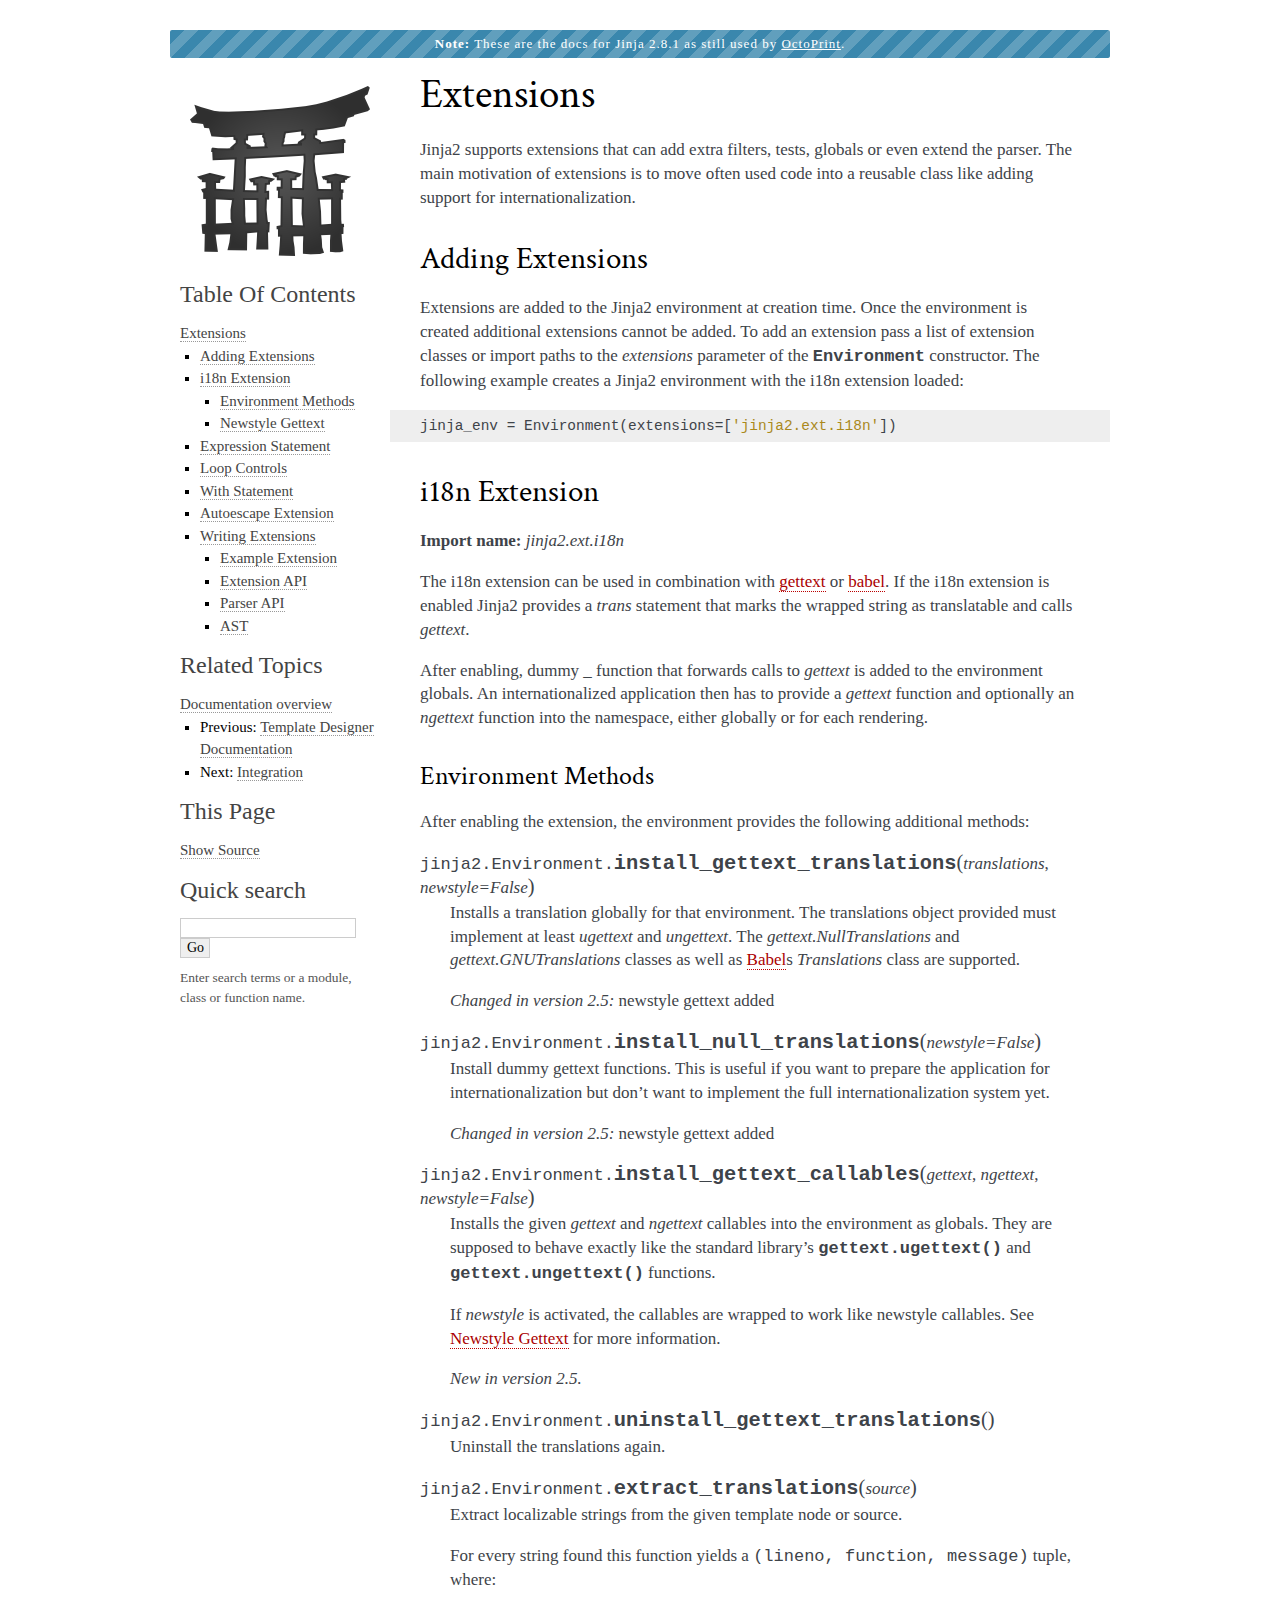
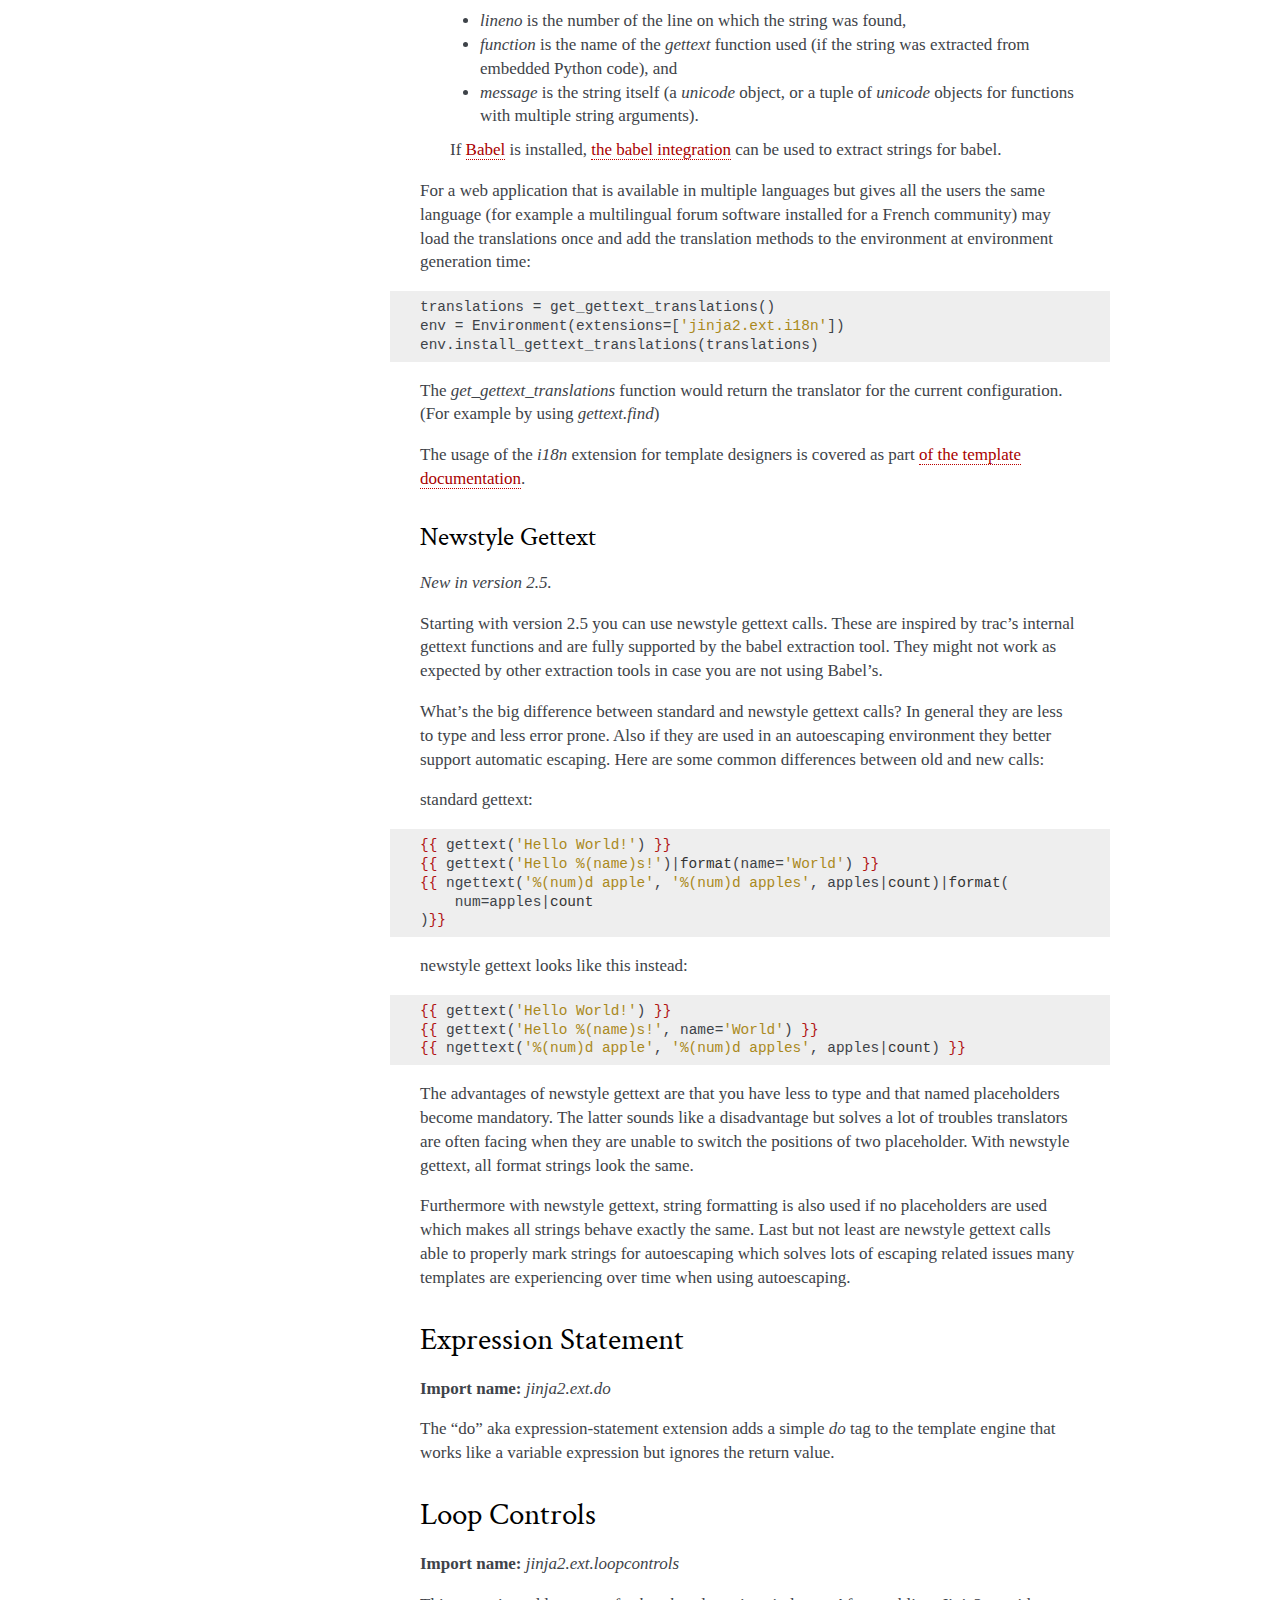
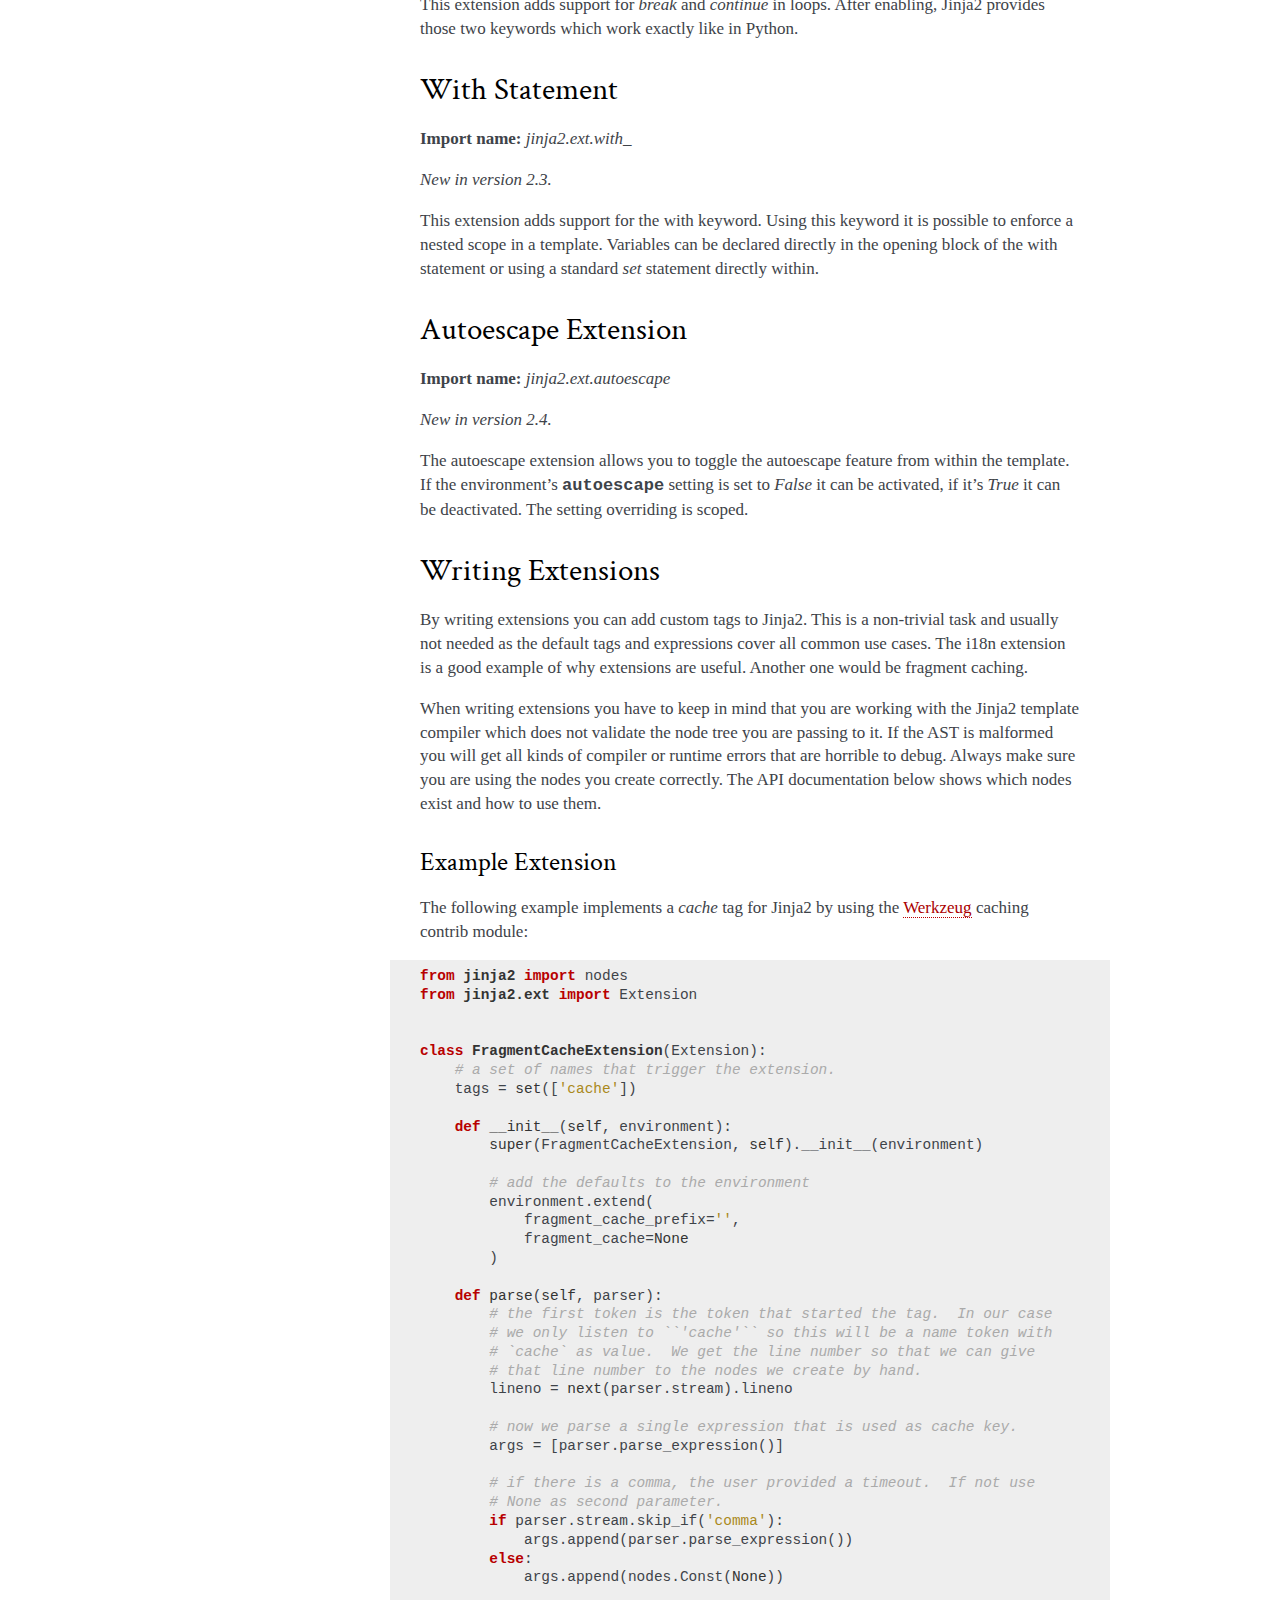
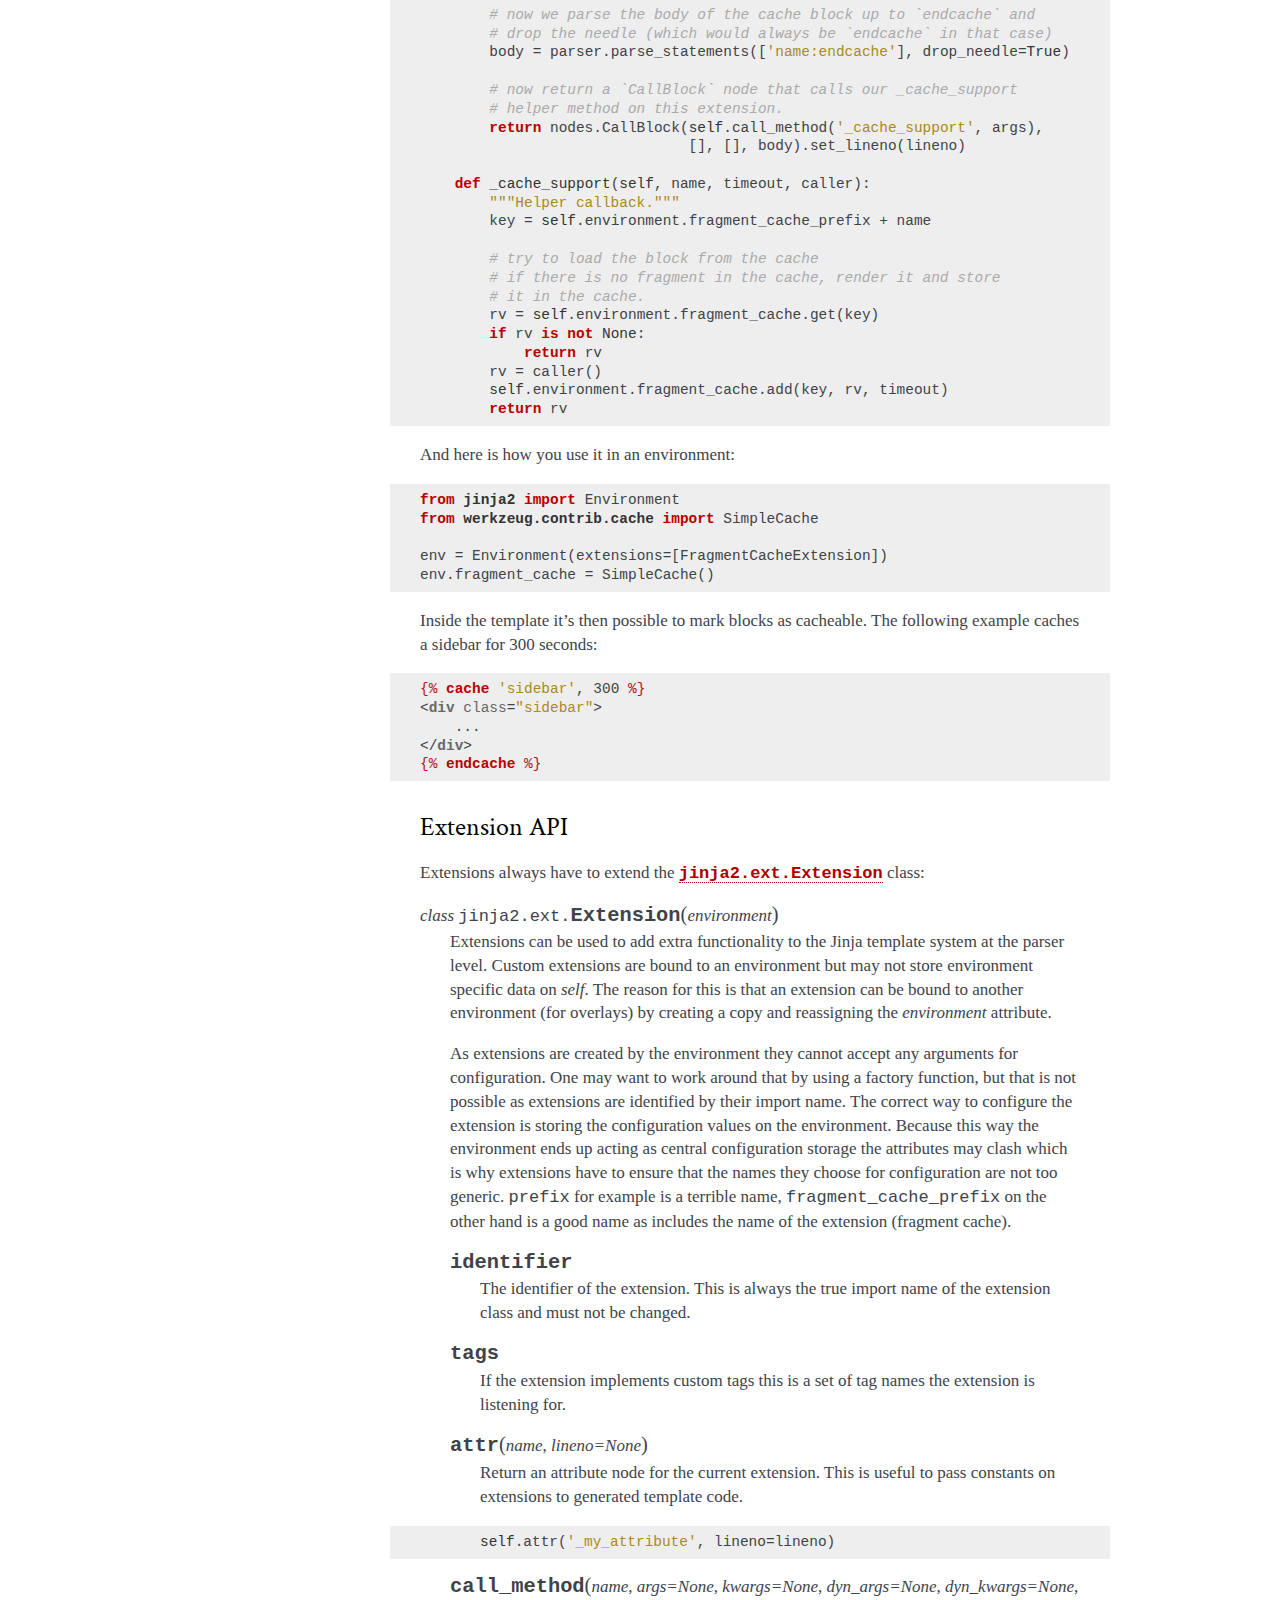
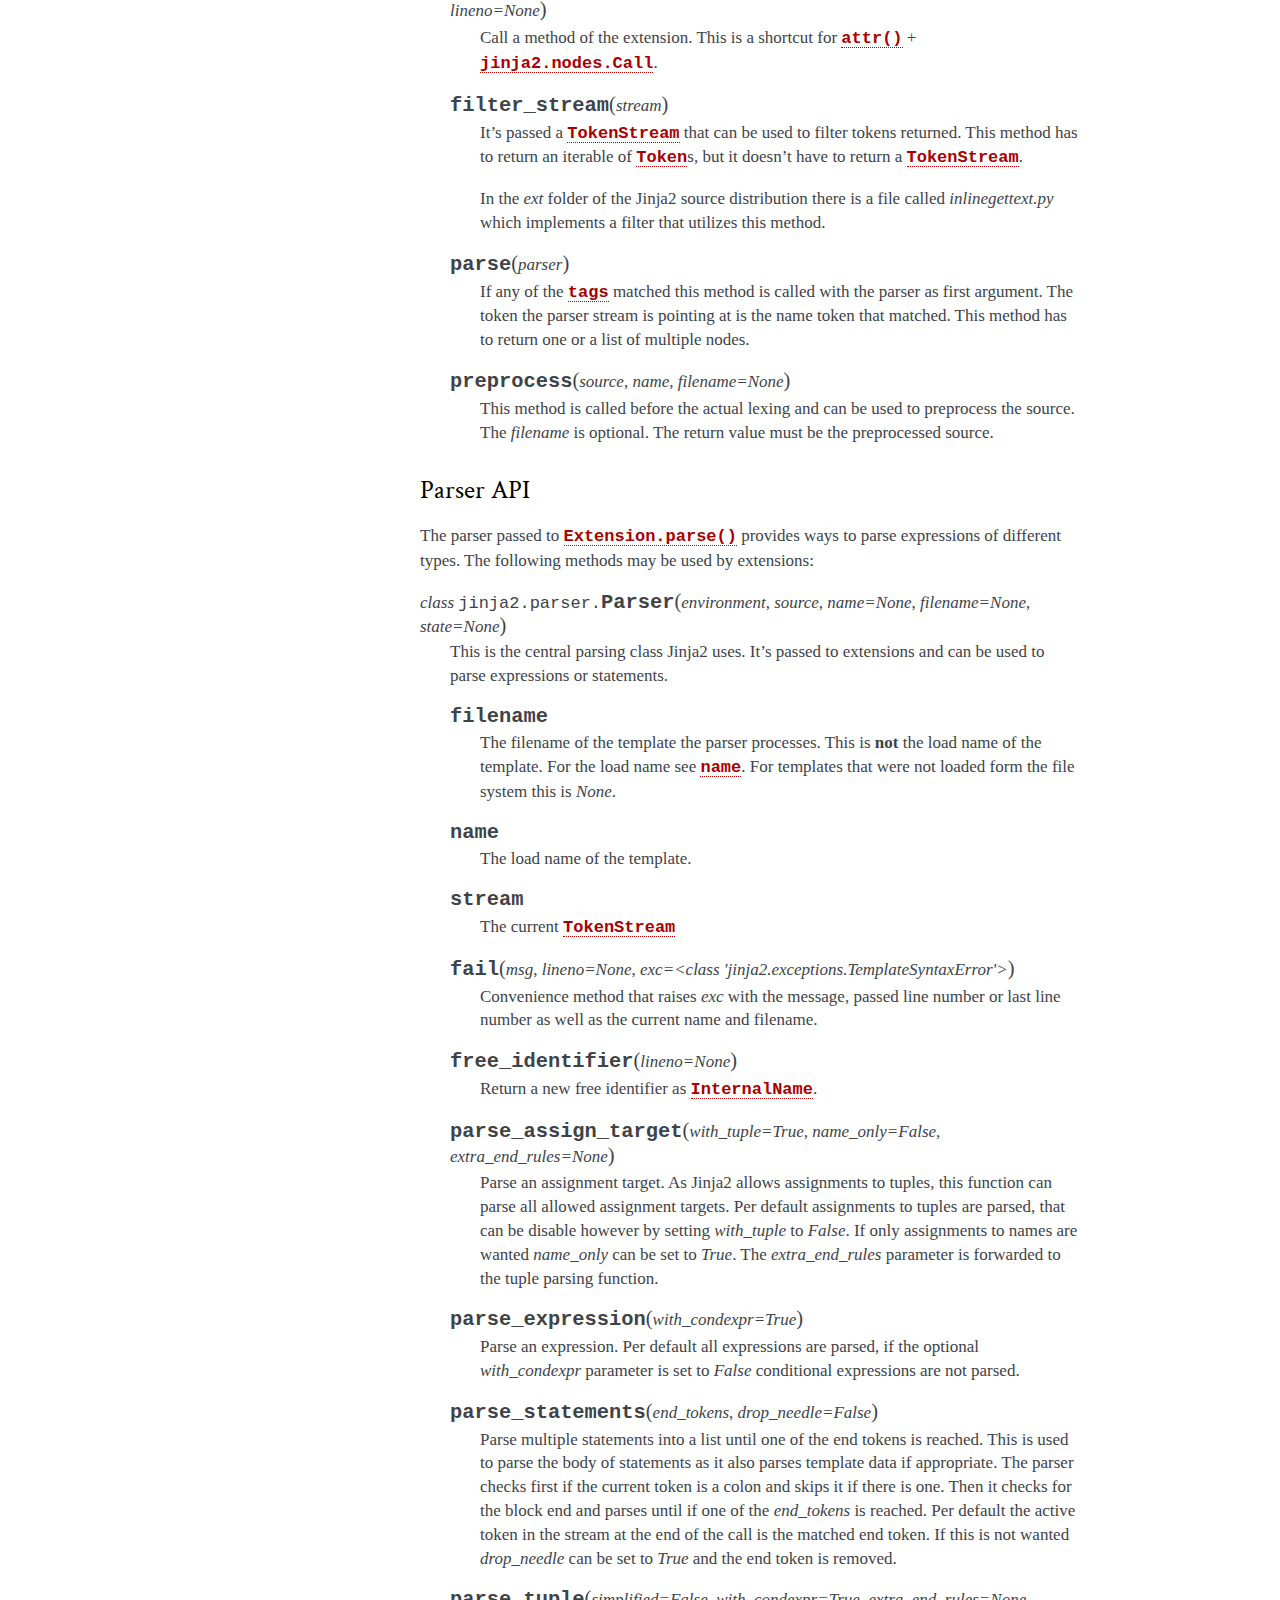
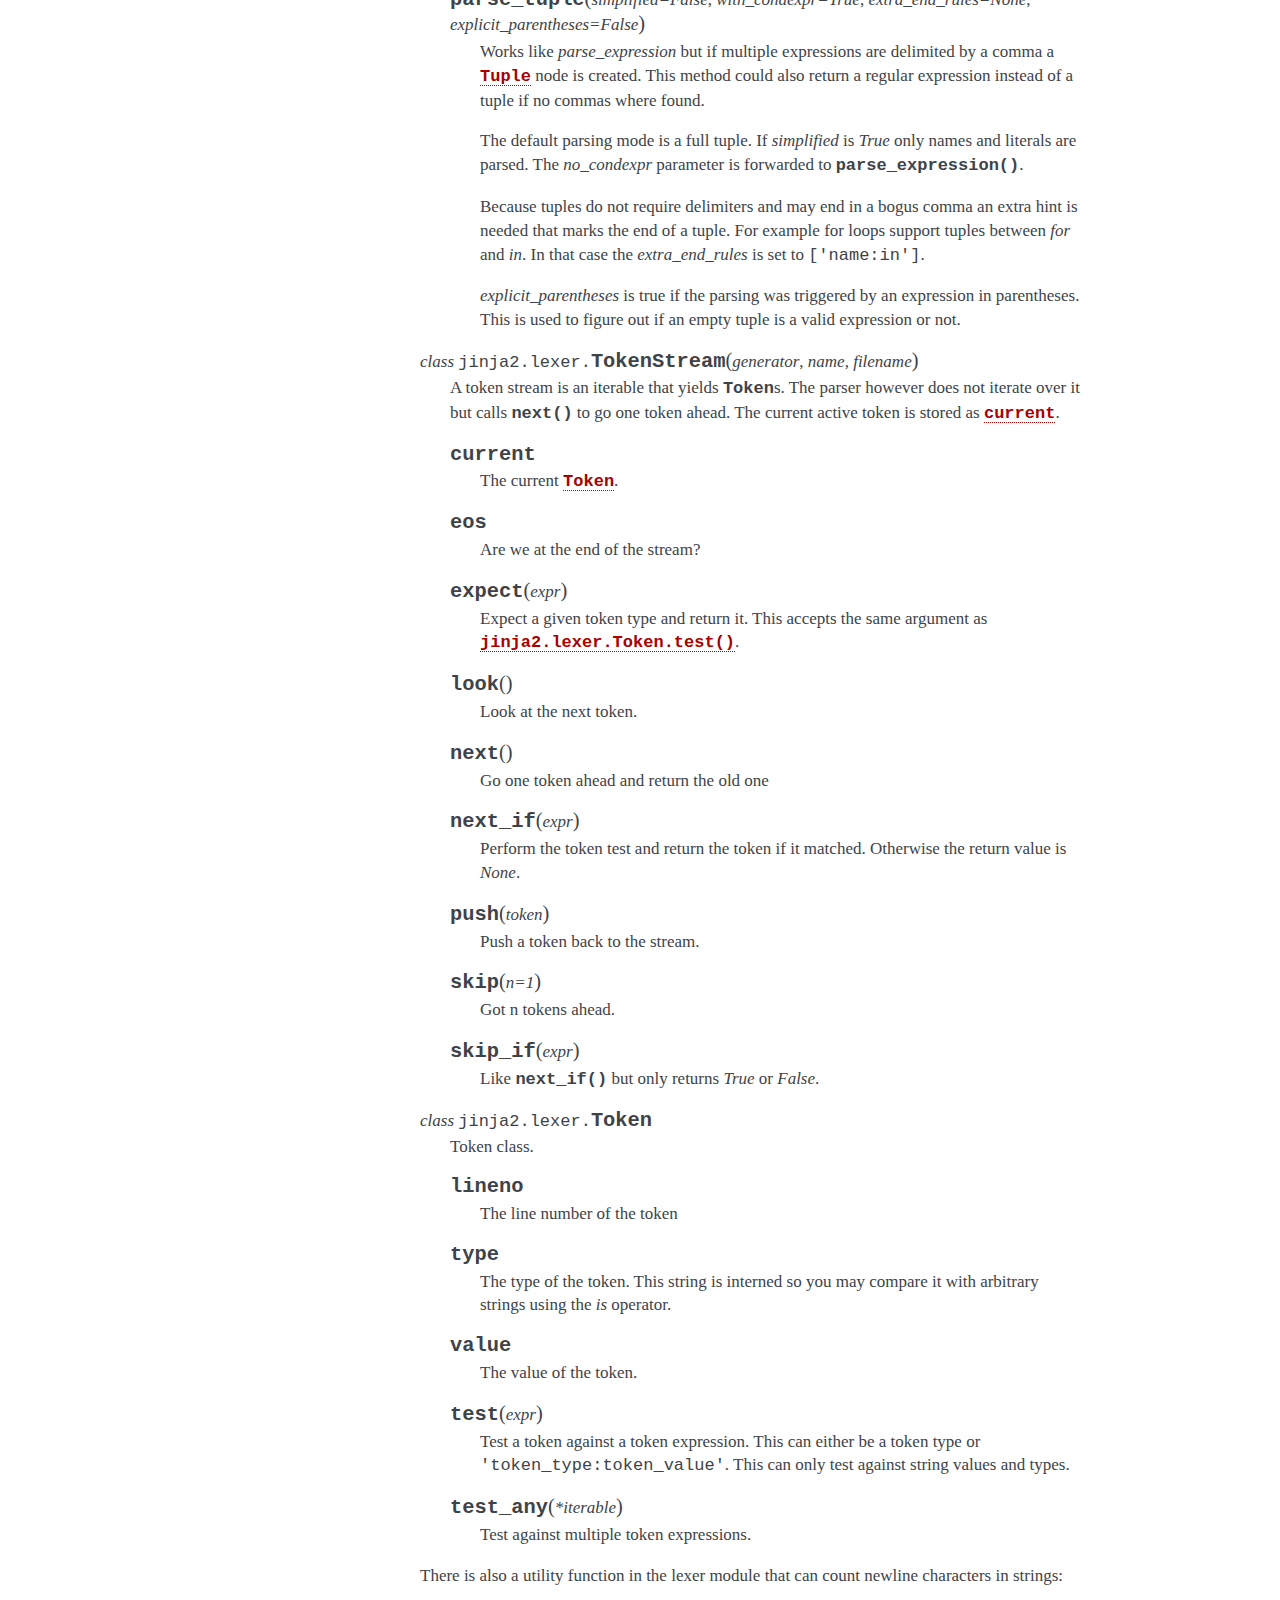
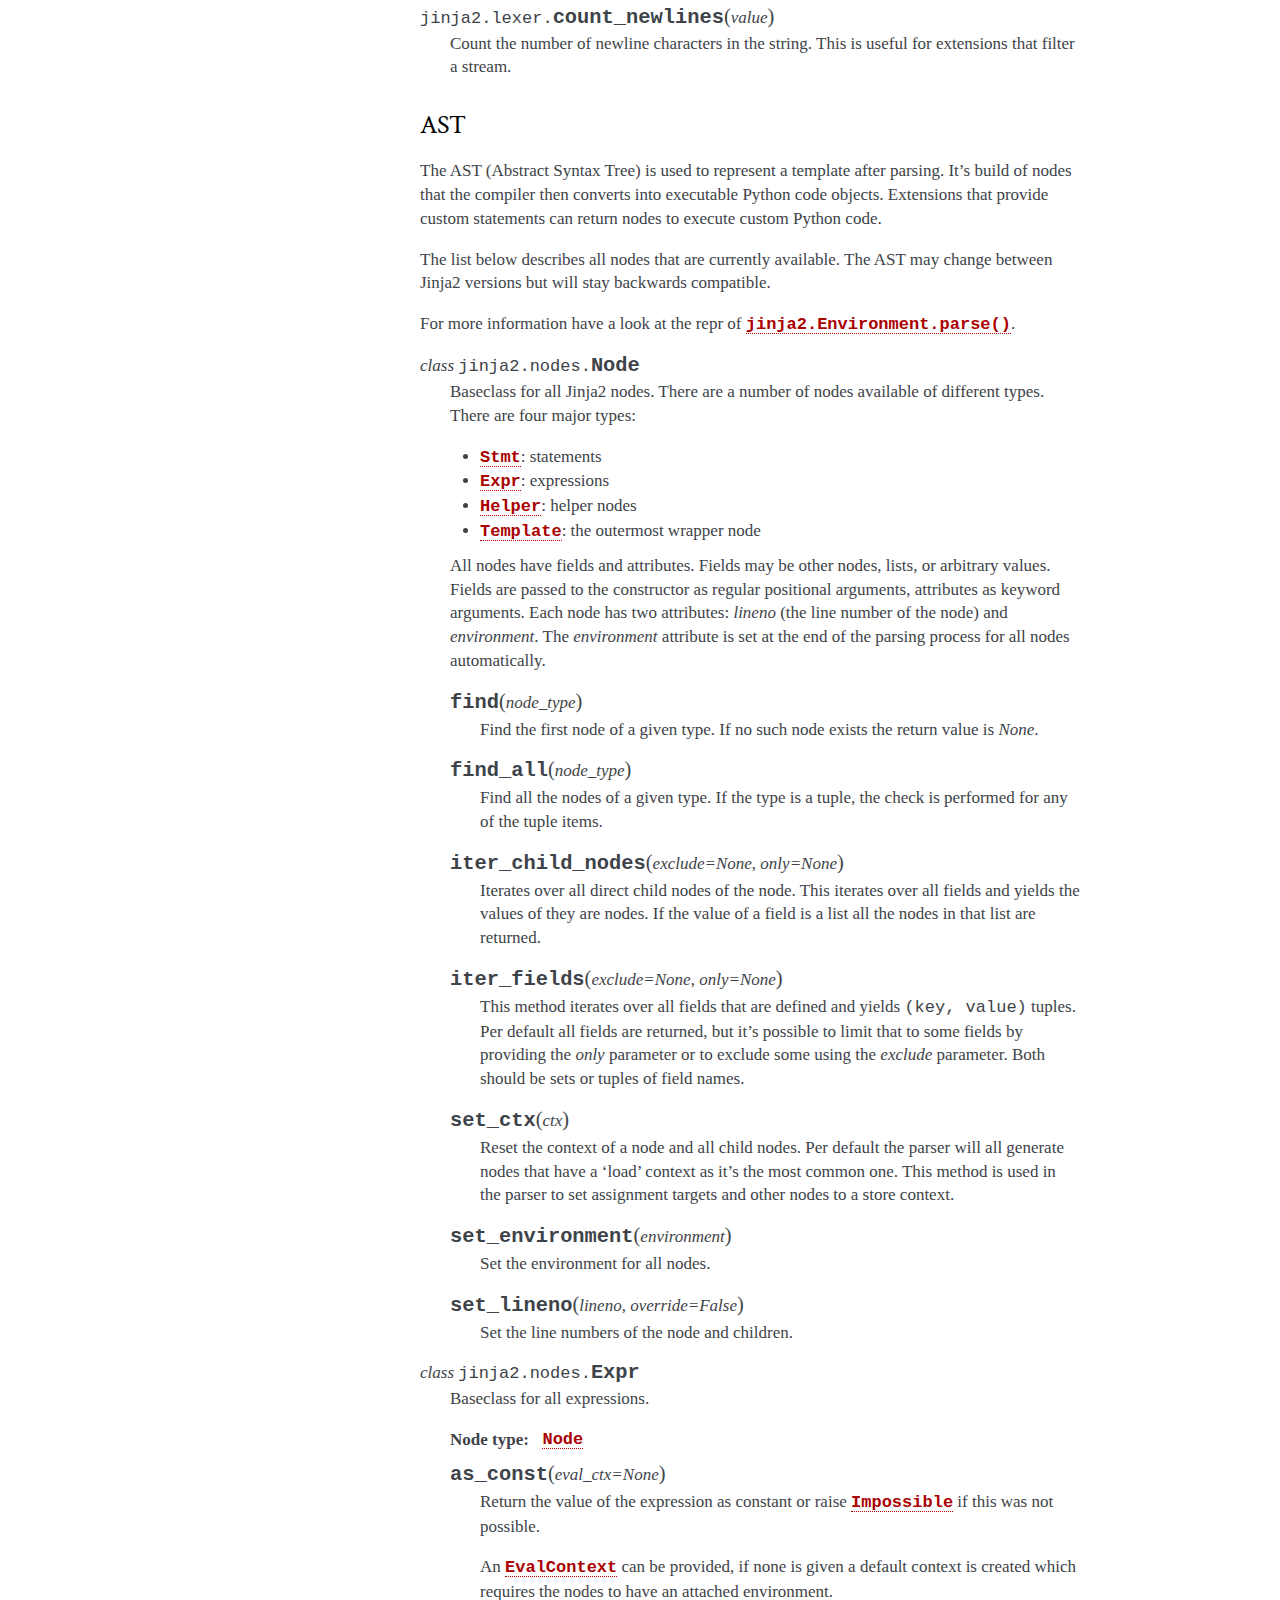
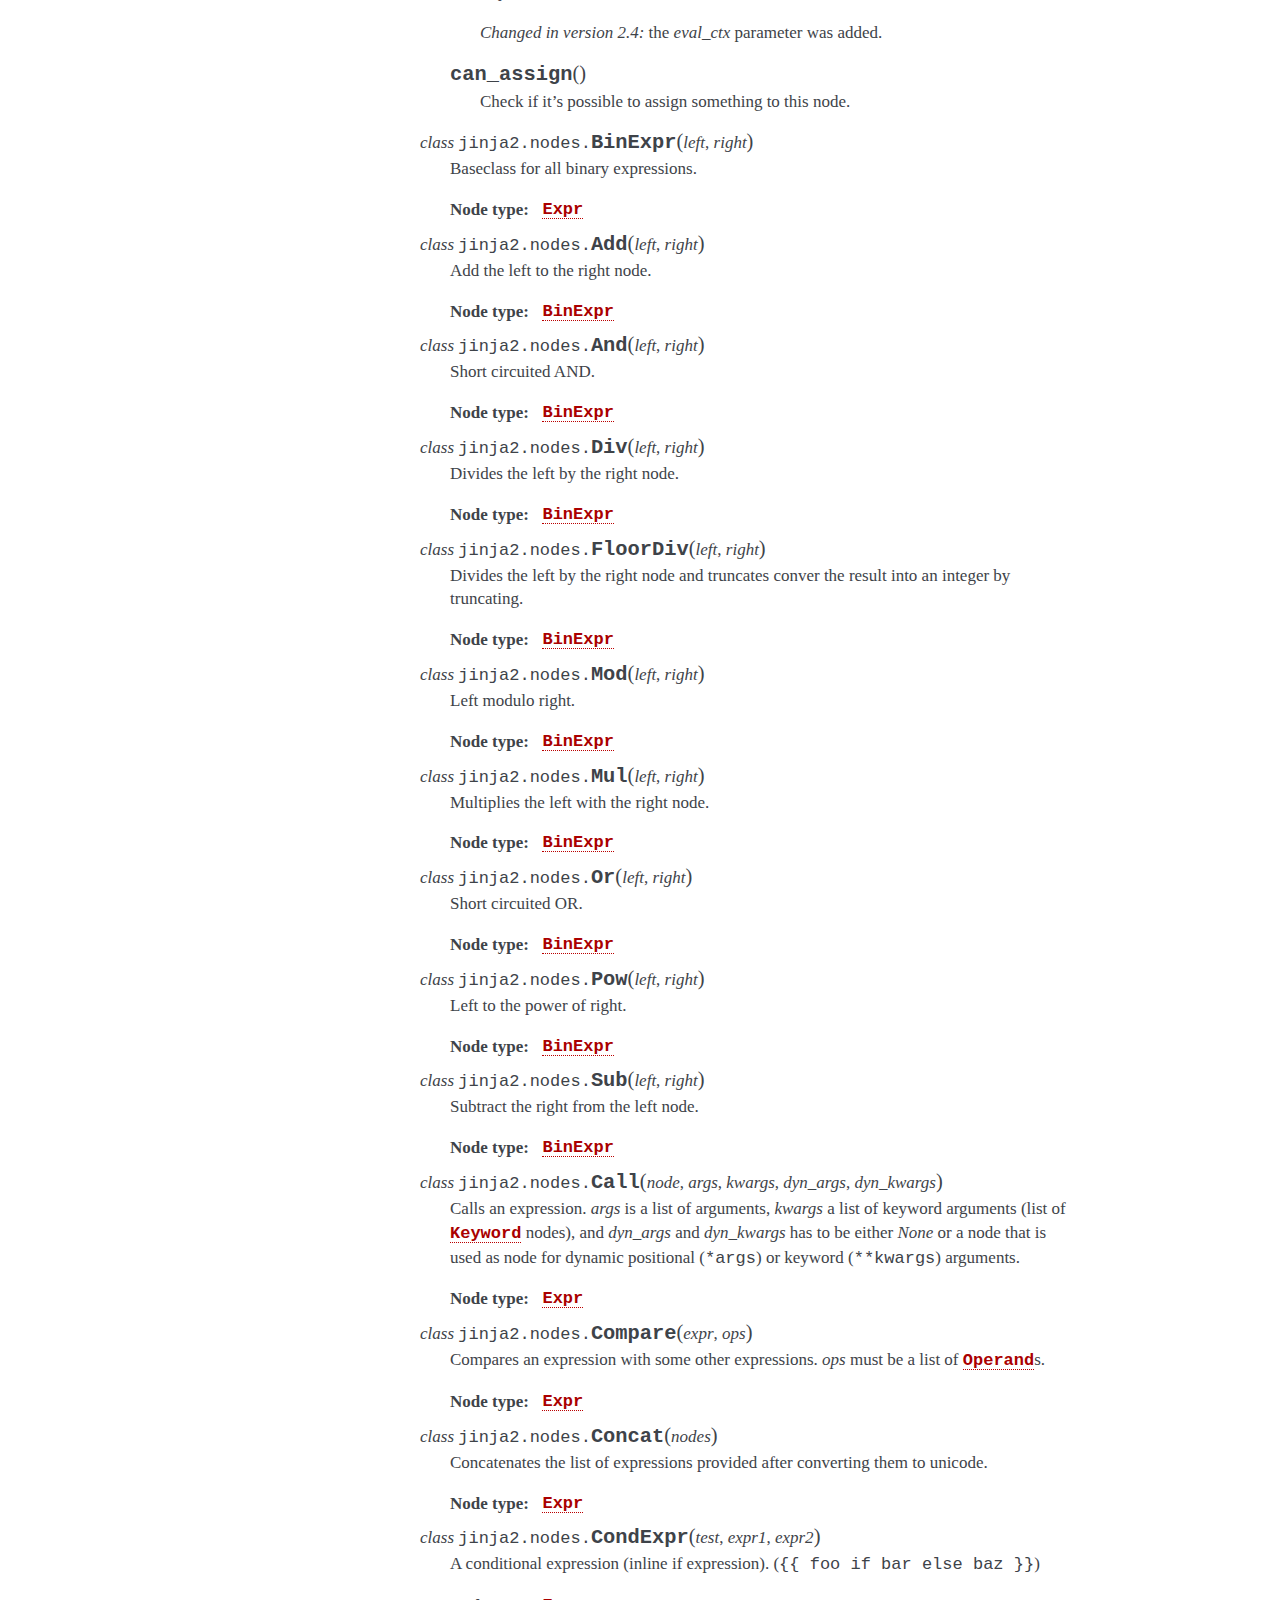
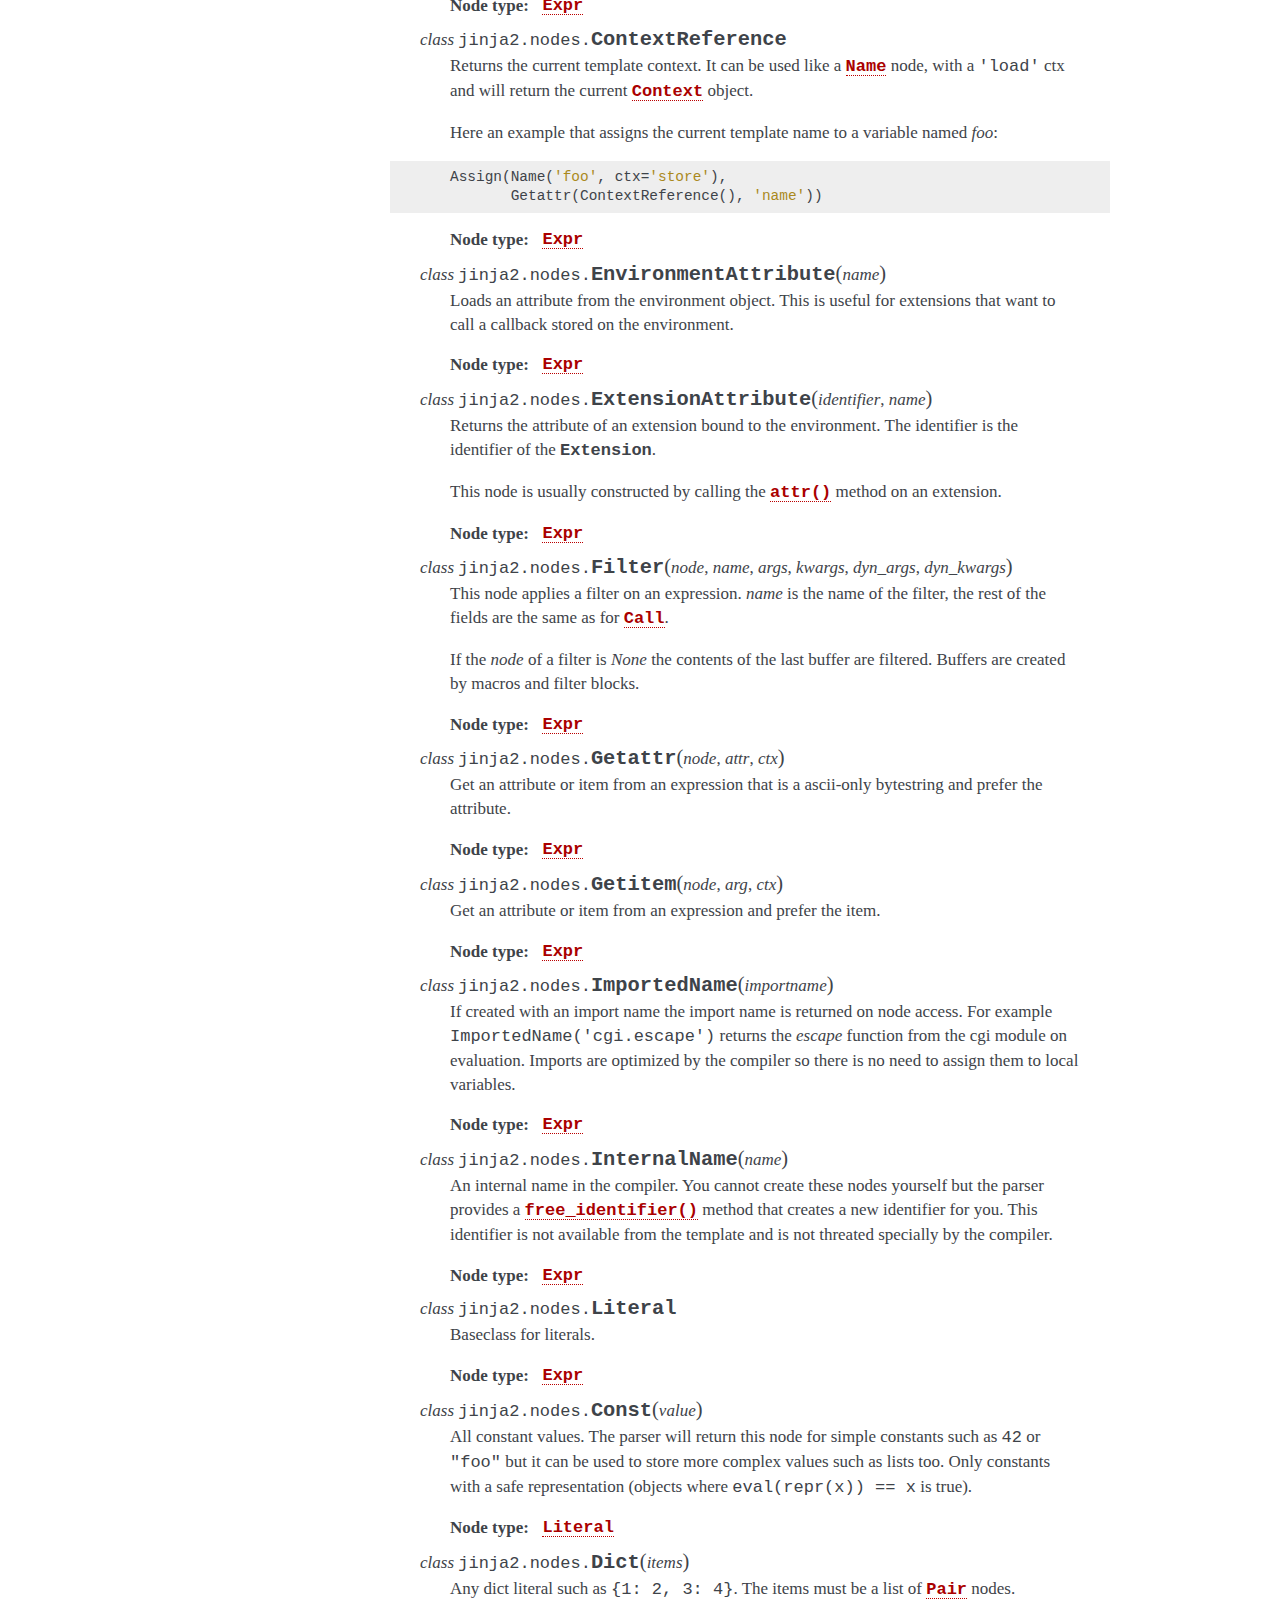
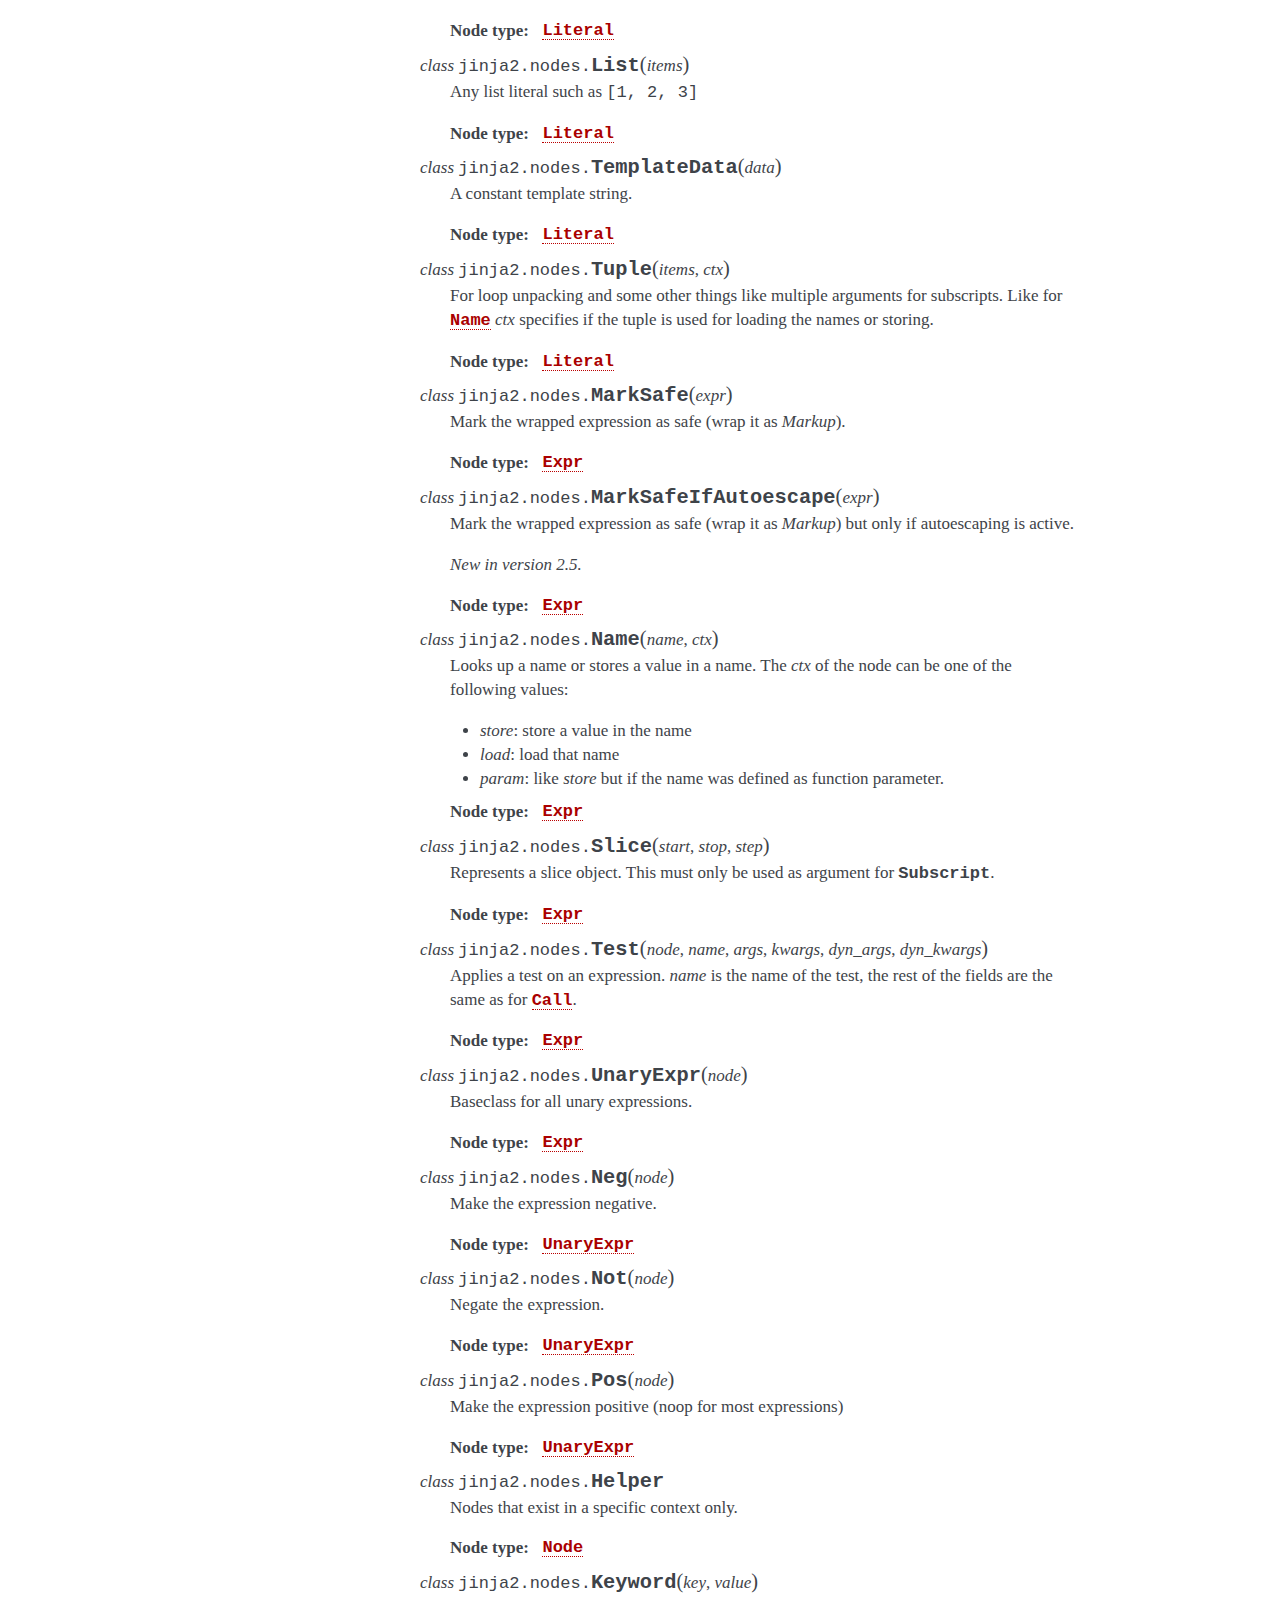
<file: extensions.html>
<!DOCTYPE html PUBLIC "-//W3C//DTD XHTML 1.0 Transitional//EN"
  "http://www.w3.org/TR/xhtml1/DTD/xhtml1-transitional.dtd">


<html xmlns="http://www.w3.org/1999/xhtml">
  <head>
    <meta http-equiv="Content-Type" content="text/html; charset=utf-8" />
    
    <title>Extensions &mdash; Jinja2 2.8 documentation</title>
    
    <link rel="stylesheet" href="_static/jinja.css" type="text/css" />
    <link rel="stylesheet" href="_static/pygments.css" type="text/css" />
    
    <script type="text/javascript">
      var DOCUMENTATION_OPTIONS = {
        URL_ROOT:    './',
        VERSION:     '2.8',
        COLLAPSE_INDEX: false,
        FILE_SUFFIX: '.html',
        HAS_SOURCE:  true
      };
    </script>
    <script type="text/javascript" src="_static/jquery.js"></script>
    <script type="text/javascript" src="_static/underscore.js"></script>
    <script type="text/javascript" src="_static/doctools.js"></script>
    <link rel="top" title="Jinja2 2.8 documentation" href="index.html" />
    <link rel="next" title="Integration" href="integration.html" />
    <link rel="prev" title="Template Designer Documentation" href="templates.html" /> 
  </head>
  <body role="document">
    <div class="related" role="navigation" aria-label="related navigation">
      <h3>Navigation</h3>
      <ul>
        <li class="right" style="margin-right: 10px">
          <a href="genindex.html" title="General Index"
             accesskey="I">index</a></li>
        <li class="right" >
          <a href="integration.html" title="Integration"
             accesskey="N">next</a> |</li>
        <li class="right" >
          <a href="templates.html" title="Template Designer Documentation"
             accesskey="P">previous</a> |</li>
        <li class="nav-item nav-item-0"><a href="index.html">Jinja2 2.8 documentation</a> &raquo;</li> 
      </ul>
    </div>  

    <div class="document">
    <p class=version-note>
      <strong>Note:</strong> 
      These are the docs for Jinja 2.8.1 as still used by <a href="http://octoprint.org">OctoPrint</a>.
    </p>
    
      <div class="documentwrapper">
        <div class="bodywrapper">
          <div class="body" role="main">
            
  <div class="section" id="extensions">
<span id="jinja-extensions"></span><h1>Extensions<a class="headerlink" href="#extensions" title="Permalink to this headline">¶</a></h1>
<p>Jinja2 supports extensions that can add extra filters, tests, globals or even
extend the parser.  The main motivation of extensions is to move often used
code into a reusable class like adding support for internationalization.</p>
<div class="section" id="adding-extensions">
<h2>Adding Extensions<a class="headerlink" href="#adding-extensions" title="Permalink to this headline">¶</a></h2>
<p>Extensions are added to the Jinja2 environment at creation time.  Once the
environment is created additional extensions cannot be added.  To add an
extension pass a list of extension classes or import paths to the
<cite>extensions</cite> parameter of the <code class="xref py py-class docutils literal"><span class="pre">Environment</span></code> constructor.  The following
example creates a Jinja2 environment with the i18n extension loaded:</p>
<div class="highlight-python"><div class="highlight"><pre><span class="n">jinja_env</span> <span class="o">=</span> <span class="n">Environment</span><span class="p">(</span><span class="n">extensions</span><span class="o">=</span><span class="p">[</span><span class="s1">&#39;jinja2.ext.i18n&#39;</span><span class="p">])</span>
</pre></div>
</div>
</div>
<div class="section" id="i18n-extension">
<span id="id1"></span><h2>i18n Extension<a class="headerlink" href="#i18n-extension" title="Permalink to this headline">¶</a></h2>
<p><strong>Import name:</strong> <cite>jinja2.ext.i18n</cite></p>
<p>The i18n extension can be used in combination with <a class="reference external" href="http://docs.python.org/dev/library/gettext">gettext</a> or <a class="reference external" href="http://babel.edgewall.org/">babel</a>.  If
the i18n extension is enabled Jinja2 provides a <cite>trans</cite> statement that marks
the wrapped string as translatable and calls <cite>gettext</cite>.</p>
<p>After enabling, dummy <cite>_</cite> function that forwards calls to <cite>gettext</cite> is added
to the environment globals.  An internationalized application then has to
provide a <cite>gettext</cite> function and optionally an <cite>ngettext</cite> function into the
namespace, either globally or for each rendering.</p>
<div class="section" id="environment-methods">
<h3>Environment Methods<a class="headerlink" href="#environment-methods" title="Permalink to this headline">¶</a></h3>
<p>After enabling the extension, the environment provides the following
additional methods:</p>
<dl class="method">
<dt id="jinja2.Environment.install_gettext_translations">
<code class="descclassname">jinja2.Environment.</code><code class="descname">install_gettext_translations</code><span class="sig-paren">(</span><em>translations</em>, <em>newstyle=False</em><span class="sig-paren">)</span><a class="headerlink" href="#jinja2.Environment.install_gettext_translations" title="Permalink to this definition">¶</a></dt>
<dd><p>Installs a translation globally for that environment.  The translations
object provided must implement at least <cite>ugettext</cite> and <cite>ungettext</cite>.
The <cite>gettext.NullTranslations</cite> and <cite>gettext.GNUTranslations</cite> classes
as well as <a class="reference external" href="http://babel.edgewall.org/">Babel</a>s <cite>Translations</cite> class are supported.</p>
<div class="versionchanged">
<p><span class="versionmodified">Changed in version 2.5: </span>newstyle gettext added</p>
</div>
</dd></dl>

<dl class="method">
<dt id="jinja2.Environment.install_null_translations">
<code class="descclassname">jinja2.Environment.</code><code class="descname">install_null_translations</code><span class="sig-paren">(</span><em>newstyle=False</em><span class="sig-paren">)</span><a class="headerlink" href="#jinja2.Environment.install_null_translations" title="Permalink to this definition">¶</a></dt>
<dd><p>Install dummy gettext functions.  This is useful if you want to prepare
the application for internationalization but don&#8217;t want to implement the
full internationalization system yet.</p>
<div class="versionchanged">
<p><span class="versionmodified">Changed in version 2.5: </span>newstyle gettext added</p>
</div>
</dd></dl>

<dl class="method">
<dt id="jinja2.Environment.install_gettext_callables">
<code class="descclassname">jinja2.Environment.</code><code class="descname">install_gettext_callables</code><span class="sig-paren">(</span><em>gettext</em>, <em>ngettext</em>, <em>newstyle=False</em><span class="sig-paren">)</span><a class="headerlink" href="#jinja2.Environment.install_gettext_callables" title="Permalink to this definition">¶</a></dt>
<dd><p>Installs the given <cite>gettext</cite> and <cite>ngettext</cite> callables into the
environment as globals.  They are supposed to behave exactly like the
standard library&#8217;s <code class="xref py py-func docutils literal"><span class="pre">gettext.ugettext()</span></code> and
<code class="xref py py-func docutils literal"><span class="pre">gettext.ungettext()</span></code> functions.</p>
<p>If <cite>newstyle</cite> is activated, the callables are wrapped to work like
newstyle callables.  See <a class="reference internal" href="#newstyle-gettext"><span>Newstyle Gettext</span></a> for more information.</p>
<div class="versionadded">
<p><span class="versionmodified">New in version 2.5.</span></p>
</div>
</dd></dl>

<dl class="method">
<dt id="jinja2.Environment.uninstall_gettext_translations">
<code class="descclassname">jinja2.Environment.</code><code class="descname">uninstall_gettext_translations</code><span class="sig-paren">(</span><span class="sig-paren">)</span><a class="headerlink" href="#jinja2.Environment.uninstall_gettext_translations" title="Permalink to this definition">¶</a></dt>
<dd><p>Uninstall the translations again.</p>
</dd></dl>

<dl class="method">
<dt id="jinja2.Environment.extract_translations">
<code class="descclassname">jinja2.Environment.</code><code class="descname">extract_translations</code><span class="sig-paren">(</span><em>source</em><span class="sig-paren">)</span><a class="headerlink" href="#jinja2.Environment.extract_translations" title="Permalink to this definition">¶</a></dt>
<dd><p>Extract localizable strings from the given template node or source.</p>
<p>For every string found this function yields a <code class="docutils literal"><span class="pre">(lineno,</span> <span class="pre">function,</span>
<span class="pre">message)</span></code> tuple, where:</p>
<ul class="simple">
<li><cite>lineno</cite> is the number of the line on which the string was found,</li>
<li><cite>function</cite> is the name of the <cite>gettext</cite> function used (if the
string was extracted from embedded Python code), and</li>
<li><cite>message</cite> is the string itself (a <cite>unicode</cite> object, or a tuple
of <cite>unicode</cite> objects for functions with multiple string arguments).</li>
</ul>
<p>If <a class="reference external" href="http://babel.edgewall.org/">Babel</a> is installed, <a class="reference internal" href="integration.html#babel-integration"><span>the babel integration</span></a>
can be used to extract strings for babel.</p>
</dd></dl>

<p>For a web application that is available in multiple languages but gives all
the users the same language (for example a multilingual forum software
installed for a French community) may load the translations once and add the
translation methods to the environment at environment generation time:</p>
<div class="highlight-python"><div class="highlight"><pre><span class="n">translations</span> <span class="o">=</span> <span class="n">get_gettext_translations</span><span class="p">()</span>
<span class="n">env</span> <span class="o">=</span> <span class="n">Environment</span><span class="p">(</span><span class="n">extensions</span><span class="o">=</span><span class="p">[</span><span class="s1">&#39;jinja2.ext.i18n&#39;</span><span class="p">])</span>
<span class="n">env</span><span class="o">.</span><span class="n">install_gettext_translations</span><span class="p">(</span><span class="n">translations</span><span class="p">)</span>
</pre></div>
</div>
<p>The <cite>get_gettext_translations</cite> function would return the translator for the
current configuration.  (For example by using <cite>gettext.find</cite>)</p>
<p>The usage of the <cite>i18n</cite> extension for template designers is covered as part
<a class="reference internal" href="templates.html#i18n-in-templates"><span>of the template documentation</span></a>.</p>
</div>
<div class="section" id="newstyle-gettext">
<span id="id2"></span><h3>Newstyle Gettext<a class="headerlink" href="#newstyle-gettext" title="Permalink to this headline">¶</a></h3>
<div class="versionadded">
<p><span class="versionmodified">New in version 2.5.</span></p>
</div>
<p>Starting with version 2.5 you can use newstyle gettext calls.  These are
inspired by trac&#8217;s internal gettext functions and are fully supported by
the babel extraction tool.  They might not work as expected by other
extraction tools in case you are not using Babel&#8217;s.</p>
<p>What&#8217;s the big difference between standard and newstyle gettext calls?  In
general they are less to type and less error prone.  Also if they are used
in an autoescaping environment they better support automatic escaping.
Here are some common differences between old and new calls:</p>
<p>standard gettext:</p>
<div class="highlight-html+jinja"><div class="highlight"><pre><span class="cp">{{</span> <span class="nv">gettext</span><span class="o">(</span><span class="s1">&#39;Hello World!&#39;</span><span class="o">)</span> <span class="cp">}}</span>
<span class="cp">{{</span> <span class="nv">gettext</span><span class="o">(</span><span class="s1">&#39;Hello %(name)s!&#39;</span><span class="o">)|</span><span class="nf">format</span><span class="o">(</span><span class="nv">name</span><span class="o">=</span><span class="s1">&#39;World&#39;</span><span class="o">)</span> <span class="cp">}}</span>
<span class="cp">{{</span> <span class="nv">ngettext</span><span class="o">(</span><span class="s1">&#39;%(num)d apple&#39;</span><span class="o">,</span> <span class="s1">&#39;%(num)d apples&#39;</span><span class="o">,</span> <span class="nv">apples</span><span class="o">|</span><span class="nf">count</span><span class="o">)|</span><span class="nf">format</span><span class="o">(</span>
    <span class="nv">num</span><span class="o">=</span><span class="nv">apples</span><span class="o">|</span><span class="nf">count</span>
<span class="o">)</span><span class="cp">}}</span>
</pre></div>
</div>
<p>newstyle gettext looks like this instead:</p>
<div class="highlight-html+jinja"><div class="highlight"><pre><span class="cp">{{</span> <span class="nv">gettext</span><span class="o">(</span><span class="s1">&#39;Hello World!&#39;</span><span class="o">)</span> <span class="cp">}}</span>
<span class="cp">{{</span> <span class="nv">gettext</span><span class="o">(</span><span class="s1">&#39;Hello %(name)s!&#39;</span><span class="o">,</span> <span class="nv">name</span><span class="o">=</span><span class="s1">&#39;World&#39;</span><span class="o">)</span> <span class="cp">}}</span>
<span class="cp">{{</span> <span class="nv">ngettext</span><span class="o">(</span><span class="s1">&#39;%(num)d apple&#39;</span><span class="o">,</span> <span class="s1">&#39;%(num)d apples&#39;</span><span class="o">,</span> <span class="nv">apples</span><span class="o">|</span><span class="nf">count</span><span class="o">)</span> <span class="cp">}}</span>
</pre></div>
</div>
<p>The advantages of newstyle gettext are that you have less to type and that
named placeholders become mandatory.  The latter sounds like a
disadvantage but solves a lot of troubles translators are often facing
when they are unable to switch the positions of two placeholder.  With
newstyle gettext, all format strings look the same.</p>
<p>Furthermore with newstyle gettext, string formatting is also used if no
placeholders are used which makes all strings behave exactly the same.
Last but not least are newstyle gettext calls able to properly mark
strings for autoescaping which solves lots of escaping related issues many
templates are experiencing over time when using autoescaping.</p>
</div>
</div>
<div class="section" id="expression-statement">
<h2>Expression Statement<a class="headerlink" href="#expression-statement" title="Permalink to this headline">¶</a></h2>
<p><strong>Import name:</strong> <cite>jinja2.ext.do</cite></p>
<p>The &#8220;do&#8221; aka expression-statement extension adds a simple <cite>do</cite> tag to the
template engine that works like a variable expression but ignores the
return value.</p>
</div>
<div class="section" id="loop-controls">
<span id="loopcontrols-extension"></span><h2>Loop Controls<a class="headerlink" href="#loop-controls" title="Permalink to this headline">¶</a></h2>
<p><strong>Import name:</strong> <cite>jinja2.ext.loopcontrols</cite></p>
<p>This extension adds support for <cite>break</cite> and <cite>continue</cite> in loops.  After
enabling, Jinja2 provides those two keywords which work exactly like in
Python.</p>
</div>
<div class="section" id="with-statement">
<span id="with-extension"></span><h2>With Statement<a class="headerlink" href="#with-statement" title="Permalink to this headline">¶</a></h2>
<p><strong>Import name:</strong> <cite>jinja2.ext.with_</cite></p>
<div class="versionadded">
<p><span class="versionmodified">New in version 2.3.</span></p>
</div>
<p>This extension adds support for the with keyword.  Using this keyword it
is possible to enforce a nested scope in a template.  Variables can be
declared directly in the opening block of the with statement or using a
standard <cite>set</cite> statement directly within.</p>
</div>
<div class="section" id="autoescape-extension">
<span id="id3"></span><h2>Autoescape Extension<a class="headerlink" href="#autoescape-extension" title="Permalink to this headline">¶</a></h2>
<p><strong>Import name:</strong> <cite>jinja2.ext.autoescape</cite></p>
<div class="versionadded">
<p><span class="versionmodified">New in version 2.4.</span></p>
</div>
<p>The autoescape extension allows you to toggle the autoescape feature from
within the template.  If the environment&#8217;s <code class="xref py py-attr docutils literal"><span class="pre">autoescape</span></code>
setting is set to <cite>False</cite> it can be activated, if it&#8217;s <cite>True</cite> it can be
deactivated.  The setting overriding is scoped.</p>
</div>
<div class="section" id="module-jinja2.ext">
<span id="id4"></span><span id="writing-extensions"></span><h2>Writing Extensions<a class="headerlink" href="#module-jinja2.ext" title="Permalink to this headline">¶</a></h2>
<p>By writing extensions you can add custom tags to Jinja2.  This is a non-trivial
task and usually not needed as the default tags and expressions cover all
common use cases.  The i18n extension is a good example of why extensions are
useful. Another one would be fragment caching.</p>
<p>When writing extensions you have to keep in mind that you are working with the
Jinja2 template compiler which does not validate the node tree you are passing
to it.  If the AST is malformed you will get all kinds of compiler or runtime
errors that are horrible to debug.  Always make sure you are using the nodes
you create correctly.  The API documentation below shows which nodes exist and
how to use them.</p>
<div class="section" id="example-extension">
<h3>Example Extension<a class="headerlink" href="#example-extension" title="Permalink to this headline">¶</a></h3>
<p>The following example implements a <cite>cache</cite> tag for Jinja2 by using the
<a class="reference external" href="http://werkzeug.pocoo.org/">Werkzeug</a> caching contrib module:</p>
<div class="highlight-python"><div class="highlight"><pre><span class="kn">from</span> <span class="nn">jinja2</span> <span class="kn">import</span> <span class="n">nodes</span>
<span class="kn">from</span> <span class="nn">jinja2.ext</span> <span class="kn">import</span> <span class="n">Extension</span>


<span class="k">class</span> <span class="nc">FragmentCacheExtension</span><span class="p">(</span><span class="n">Extension</span><span class="p">):</span>
    <span class="c1"># a set of names that trigger the extension.</span>
    <span class="n">tags</span> <span class="o">=</span> <span class="nb">set</span><span class="p">([</span><span class="s1">&#39;cache&#39;</span><span class="p">])</span>

    <span class="k">def</span> <span class="nf">__init__</span><span class="p">(</span><span class="bp">self</span><span class="p">,</span> <span class="n">environment</span><span class="p">):</span>
        <span class="nb">super</span><span class="p">(</span><span class="n">FragmentCacheExtension</span><span class="p">,</span> <span class="bp">self</span><span class="p">)</span><span class="o">.</span><span class="n">__init__</span><span class="p">(</span><span class="n">environment</span><span class="p">)</span>

        <span class="c1"># add the defaults to the environment</span>
        <span class="n">environment</span><span class="o">.</span><span class="n">extend</span><span class="p">(</span>
            <span class="n">fragment_cache_prefix</span><span class="o">=</span><span class="s1">&#39;&#39;</span><span class="p">,</span>
            <span class="n">fragment_cache</span><span class="o">=</span><span class="bp">None</span>
        <span class="p">)</span>

    <span class="k">def</span> <span class="nf">parse</span><span class="p">(</span><span class="bp">self</span><span class="p">,</span> <span class="n">parser</span><span class="p">):</span>
        <span class="c1"># the first token is the token that started the tag.  In our case</span>
        <span class="c1"># we only listen to ``&#39;cache&#39;`` so this will be a name token with</span>
        <span class="c1"># `cache` as value.  We get the line number so that we can give</span>
        <span class="c1"># that line number to the nodes we create by hand.</span>
        <span class="n">lineno</span> <span class="o">=</span> <span class="nb">next</span><span class="p">(</span><span class="n">parser</span><span class="o">.</span><span class="n">stream</span><span class="p">)</span><span class="o">.</span><span class="n">lineno</span>

        <span class="c1"># now we parse a single expression that is used as cache key.</span>
        <span class="n">args</span> <span class="o">=</span> <span class="p">[</span><span class="n">parser</span><span class="o">.</span><span class="n">parse_expression</span><span class="p">()]</span>

        <span class="c1"># if there is a comma, the user provided a timeout.  If not use</span>
        <span class="c1"># None as second parameter.</span>
        <span class="k">if</span> <span class="n">parser</span><span class="o">.</span><span class="n">stream</span><span class="o">.</span><span class="n">skip_if</span><span class="p">(</span><span class="s1">&#39;comma&#39;</span><span class="p">):</span>
            <span class="n">args</span><span class="o">.</span><span class="n">append</span><span class="p">(</span><span class="n">parser</span><span class="o">.</span><span class="n">parse_expression</span><span class="p">())</span>
        <span class="k">else</span><span class="p">:</span>
            <span class="n">args</span><span class="o">.</span><span class="n">append</span><span class="p">(</span><span class="n">nodes</span><span class="o">.</span><span class="n">Const</span><span class="p">(</span><span class="bp">None</span><span class="p">))</span>

        <span class="c1"># now we parse the body of the cache block up to `endcache` and</span>
        <span class="c1"># drop the needle (which would always be `endcache` in that case)</span>
        <span class="n">body</span> <span class="o">=</span> <span class="n">parser</span><span class="o">.</span><span class="n">parse_statements</span><span class="p">([</span><span class="s1">&#39;name:endcache&#39;</span><span class="p">],</span> <span class="n">drop_needle</span><span class="o">=</span><span class="bp">True</span><span class="p">)</span>

        <span class="c1"># now return a `CallBlock` node that calls our _cache_support</span>
        <span class="c1"># helper method on this extension.</span>
        <span class="k">return</span> <span class="n">nodes</span><span class="o">.</span><span class="n">CallBlock</span><span class="p">(</span><span class="bp">self</span><span class="o">.</span><span class="n">call_method</span><span class="p">(</span><span class="s1">&#39;_cache_support&#39;</span><span class="p">,</span> <span class="n">args</span><span class="p">),</span>
                               <span class="p">[],</span> <span class="p">[],</span> <span class="n">body</span><span class="p">)</span><span class="o">.</span><span class="n">set_lineno</span><span class="p">(</span><span class="n">lineno</span><span class="p">)</span>

    <span class="k">def</span> <span class="nf">_cache_support</span><span class="p">(</span><span class="bp">self</span><span class="p">,</span> <span class="n">name</span><span class="p">,</span> <span class="n">timeout</span><span class="p">,</span> <span class="n">caller</span><span class="p">):</span>
        <span class="sd">&quot;&quot;&quot;Helper callback.&quot;&quot;&quot;</span>
        <span class="n">key</span> <span class="o">=</span> <span class="bp">self</span><span class="o">.</span><span class="n">environment</span><span class="o">.</span><span class="n">fragment_cache_prefix</span> <span class="o">+</span> <span class="n">name</span>

        <span class="c1"># try to load the block from the cache</span>
        <span class="c1"># if there is no fragment in the cache, render it and store</span>
        <span class="c1"># it in the cache.</span>
        <span class="n">rv</span> <span class="o">=</span> <span class="bp">self</span><span class="o">.</span><span class="n">environment</span><span class="o">.</span><span class="n">fragment_cache</span><span class="o">.</span><span class="n">get</span><span class="p">(</span><span class="n">key</span><span class="p">)</span>
        <span class="k">if</span> <span class="n">rv</span> <span class="ow">is</span> <span class="ow">not</span> <span class="bp">None</span><span class="p">:</span>
            <span class="k">return</span> <span class="n">rv</span>
        <span class="n">rv</span> <span class="o">=</span> <span class="n">caller</span><span class="p">()</span>
        <span class="bp">self</span><span class="o">.</span><span class="n">environment</span><span class="o">.</span><span class="n">fragment_cache</span><span class="o">.</span><span class="n">add</span><span class="p">(</span><span class="n">key</span><span class="p">,</span> <span class="n">rv</span><span class="p">,</span> <span class="n">timeout</span><span class="p">)</span>
        <span class="k">return</span> <span class="n">rv</span>
</pre></div>
</div>
<p>And here is how you use it in an environment:</p>
<div class="highlight-python"><div class="highlight"><pre><span class="kn">from</span> <span class="nn">jinja2</span> <span class="kn">import</span> <span class="n">Environment</span>
<span class="kn">from</span> <span class="nn">werkzeug.contrib.cache</span> <span class="kn">import</span> <span class="n">SimpleCache</span>

<span class="n">env</span> <span class="o">=</span> <span class="n">Environment</span><span class="p">(</span><span class="n">extensions</span><span class="o">=</span><span class="p">[</span><span class="n">FragmentCacheExtension</span><span class="p">])</span>
<span class="n">env</span><span class="o">.</span><span class="n">fragment_cache</span> <span class="o">=</span> <span class="n">SimpleCache</span><span class="p">()</span>
</pre></div>
</div>
<p>Inside the template it&#8217;s then possible to mark blocks as cacheable.  The
following example caches a sidebar for 300 seconds:</p>
<div class="highlight-html+jinja"><div class="highlight"><pre><span class="cp">{%</span> <span class="k">cache</span> <span class="s1">&#39;sidebar&#39;</span><span class="o">,</span> <span class="m">300</span> <span class="cp">%}</span>
<span class="p">&lt;</span><span class="nt">div</span> <span class="na">class</span><span class="o">=</span><span class="s">&quot;sidebar&quot;</span><span class="p">&gt;</span>
    ...
<span class="p">&lt;/</span><span class="nt">div</span><span class="p">&gt;</span>
<span class="cp">{%</span> <span class="k">endcache</span> <span class="cp">%}</span>
</pre></div>
</div>
</div>
<div class="section" id="extension-api">
<h3>Extension API<a class="headerlink" href="#extension-api" title="Permalink to this headline">¶</a></h3>
<p>Extensions always have to extend the <a class="reference internal" href="#jinja2.ext.Extension" title="jinja2.ext.Extension"><code class="xref py py-class docutils literal"><span class="pre">jinja2.ext.Extension</span></code></a> class:</p>
<dl class="class">
<dt id="jinja2.ext.Extension">
<em class="property">class </em><code class="descclassname">jinja2.ext.</code><code class="descname">Extension</code><span class="sig-paren">(</span><em>environment</em><span class="sig-paren">)</span><a class="headerlink" href="#jinja2.ext.Extension" title="Permalink to this definition">¶</a></dt>
<dd><p>Extensions can be used to add extra functionality to the Jinja template
system at the parser level.  Custom extensions are bound to an environment
but may not store environment specific data on <cite>self</cite>.  The reason for
this is that an extension can be bound to another environment (for
overlays) by creating a copy and reassigning the <cite>environment</cite> attribute.</p>
<p>As extensions are created by the environment they cannot accept any
arguments for configuration.  One may want to work around that by using
a factory function, but that is not possible as extensions are identified
by their import name.  The correct way to configure the extension is
storing the configuration values on the environment.  Because this way the
environment ends up acting as central configuration storage the
attributes may clash which is why extensions have to ensure that the names
they choose for configuration are not too generic.  <code class="docutils literal"><span class="pre">prefix</span></code> for example
is a terrible name, <code class="docutils literal"><span class="pre">fragment_cache_prefix</span></code> on the other hand is a good
name as includes the name of the extension (fragment cache).</p>
<dl class="attribute">
<dt id="jinja2.ext.Extension.identifier">
<code class="descname">identifier</code><a class="headerlink" href="#jinja2.ext.Extension.identifier" title="Permalink to this definition">¶</a></dt>
<dd><p>The identifier of the extension.  This is always the true import name
of the extension class and must not be changed.</p>
</dd></dl>

<dl class="attribute">
<dt id="jinja2.ext.Extension.tags">
<code class="descname">tags</code><a class="headerlink" href="#jinja2.ext.Extension.tags" title="Permalink to this definition">¶</a></dt>
<dd><p>If the extension implements custom tags this is a set of tag names
the extension is listening for.</p>
</dd></dl>

<dl class="method">
<dt id="jinja2.ext.Extension.attr">
<code class="descname">attr</code><span class="sig-paren">(</span><em>name</em>, <em>lineno=None</em><span class="sig-paren">)</span><a class="headerlink" href="#jinja2.ext.Extension.attr" title="Permalink to this definition">¶</a></dt>
<dd><p>Return an attribute node for the current extension.  This is useful
to pass constants on extensions to generated template code.</p>
<div class="highlight-python"><div class="highlight"><pre><span class="bp">self</span><span class="o">.</span><span class="n">attr</span><span class="p">(</span><span class="s1">&#39;_my_attribute&#39;</span><span class="p">,</span> <span class="n">lineno</span><span class="o">=</span><span class="n">lineno</span><span class="p">)</span>
</pre></div>
</div>
</dd></dl>

<dl class="method">
<dt id="jinja2.ext.Extension.call_method">
<code class="descname">call_method</code><span class="sig-paren">(</span><em>name</em>, <em>args=None</em>, <em>kwargs=None</em>, <em>dyn_args=None</em>, <em>dyn_kwargs=None</em>, <em>lineno=None</em><span class="sig-paren">)</span><a class="headerlink" href="#jinja2.ext.Extension.call_method" title="Permalink to this definition">¶</a></dt>
<dd><p>Call a method of the extension.  This is a shortcut for
<a class="reference internal" href="templates.html#attr" title="attr"><code class="xref py py-meth docutils literal"><span class="pre">attr()</span></code></a> + <a class="reference internal" href="#jinja2.nodes.Call" title="jinja2.nodes.Call"><code class="xref py py-class docutils literal"><span class="pre">jinja2.nodes.Call</span></code></a>.</p>
</dd></dl>

<dl class="method">
<dt id="jinja2.ext.Extension.filter_stream">
<code class="descname">filter_stream</code><span class="sig-paren">(</span><em>stream</em><span class="sig-paren">)</span><a class="headerlink" href="#jinja2.ext.Extension.filter_stream" title="Permalink to this definition">¶</a></dt>
<dd><p>It&#8217;s passed a <a class="reference internal" href="#jinja2.lexer.TokenStream" title="jinja2.lexer.TokenStream"><code class="xref py py-class docutils literal"><span class="pre">TokenStream</span></code></a> that can be used
to filter tokens returned.  This method has to return an iterable of
<a class="reference internal" href="#jinja2.lexer.Token" title="jinja2.lexer.Token"><code class="xref py py-class docutils literal"><span class="pre">Token</span></code></a>s, but it doesn&#8217;t have to return a
<a class="reference internal" href="#jinja2.lexer.TokenStream" title="jinja2.lexer.TokenStream"><code class="xref py py-class docutils literal"><span class="pre">TokenStream</span></code></a>.</p>
<p>In the <cite>ext</cite> folder of the Jinja2 source distribution there is a file
called <cite>inlinegettext.py</cite> which implements a filter that utilizes this
method.</p>
</dd></dl>

<dl class="method">
<dt id="jinja2.ext.Extension.parse">
<code class="descname">parse</code><span class="sig-paren">(</span><em>parser</em><span class="sig-paren">)</span><a class="headerlink" href="#jinja2.ext.Extension.parse" title="Permalink to this definition">¶</a></dt>
<dd><p>If any of the <a class="reference internal" href="#jinja2.ext.Extension.tags" title="jinja2.ext.Extension.tags"><code class="xref py py-attr docutils literal"><span class="pre">tags</span></code></a> matched this method is called with the
parser as first argument.  The token the parser stream is pointing at
is the name token that matched.  This method has to return one or a
list of multiple nodes.</p>
</dd></dl>

<dl class="method">
<dt id="jinja2.ext.Extension.preprocess">
<code class="descname">preprocess</code><span class="sig-paren">(</span><em>source</em>, <em>name</em>, <em>filename=None</em><span class="sig-paren">)</span><a class="headerlink" href="#jinja2.ext.Extension.preprocess" title="Permalink to this definition">¶</a></dt>
<dd><p>This method is called before the actual lexing and can be used to
preprocess the source.  The <cite>filename</cite> is optional.  The return value
must be the preprocessed source.</p>
</dd></dl>

</dd></dl>

</div>
<div class="section" id="parser-api">
<h3>Parser API<a class="headerlink" href="#parser-api" title="Permalink to this headline">¶</a></h3>
<p>The parser passed to <a class="reference internal" href="#jinja2.ext.Extension.parse" title="jinja2.ext.Extension.parse"><code class="xref py py-meth docutils literal"><span class="pre">Extension.parse()</span></code></a> provides ways to parse
expressions of different types.  The following methods may be used by
extensions:</p>
<dl class="class">
<dt id="jinja2.parser.Parser">
<em class="property">class </em><code class="descclassname">jinja2.parser.</code><code class="descname">Parser</code><span class="sig-paren">(</span><em>environment</em>, <em>source</em>, <em>name=None</em>, <em>filename=None</em>, <em>state=None</em><span class="sig-paren">)</span><a class="headerlink" href="#jinja2.parser.Parser" title="Permalink to this definition">¶</a></dt>
<dd><p>This is the central parsing class Jinja2 uses.  It&#8217;s passed to
extensions and can be used to parse expressions or statements.</p>
<dl class="attribute">
<dt id="jinja2.ext.Parser.filename">
<code class="descname">filename</code><a class="headerlink" href="#jinja2.ext.Parser.filename" title="Permalink to this definition">¶</a></dt>
<dd><p>The filename of the template the parser processes.  This is <strong>not</strong>
the load name of the template.  For the load name see <a class="reference internal" href="#jinja2.ext.Parser.name" title="jinja2.ext.Parser.name"><code class="xref py py-attr docutils literal"><span class="pre">name</span></code></a>.
For templates that were not loaded form the file system this is
<cite>None</cite>.</p>
</dd></dl>

<dl class="attribute">
<dt id="jinja2.ext.Parser.name">
<code class="descname">name</code><a class="headerlink" href="#jinja2.ext.Parser.name" title="Permalink to this definition">¶</a></dt>
<dd><p>The load name of the template.</p>
</dd></dl>

<dl class="attribute">
<dt id="jinja2.ext.Parser.stream">
<code class="descname">stream</code><a class="headerlink" href="#jinja2.ext.Parser.stream" title="Permalink to this definition">¶</a></dt>
<dd><p>The current <a class="reference internal" href="#jinja2.lexer.TokenStream" title="jinja2.lexer.TokenStream"><code class="xref py py-class docutils literal"><span class="pre">TokenStream</span></code></a></p>
</dd></dl>

<dl class="method">
<dt id="jinja2.parser.Parser.fail">
<code class="descname">fail</code><span class="sig-paren">(</span><em>msg</em>, <em>lineno=None</em>, <em>exc=&lt;class 'jinja2.exceptions.TemplateSyntaxError'&gt;</em><span class="sig-paren">)</span><a class="headerlink" href="#jinja2.parser.Parser.fail" title="Permalink to this definition">¶</a></dt>
<dd><p>Convenience method that raises <cite>exc</cite> with the message, passed
line number or last line number as well as the current name and
filename.</p>
</dd></dl>

<dl class="method">
<dt id="jinja2.parser.Parser.free_identifier">
<code class="descname">free_identifier</code><span class="sig-paren">(</span><em>lineno=None</em><span class="sig-paren">)</span><a class="headerlink" href="#jinja2.parser.Parser.free_identifier" title="Permalink to this definition">¶</a></dt>
<dd><p>Return a new free identifier as <a class="reference internal" href="#jinja2.nodes.InternalName" title="jinja2.nodes.InternalName"><code class="xref py py-class docutils literal"><span class="pre">InternalName</span></code></a>.</p>
</dd></dl>

<dl class="method">
<dt id="jinja2.parser.Parser.parse_assign_target">
<code class="descname">parse_assign_target</code><span class="sig-paren">(</span><em>with_tuple=True</em>, <em>name_only=False</em>, <em>extra_end_rules=None</em><span class="sig-paren">)</span><a class="headerlink" href="#jinja2.parser.Parser.parse_assign_target" title="Permalink to this definition">¶</a></dt>
<dd><p>Parse an assignment target.  As Jinja2 allows assignments to
tuples, this function can parse all allowed assignment targets.  Per
default assignments to tuples are parsed, that can be disable however
by setting <cite>with_tuple</cite> to <cite>False</cite>.  If only assignments to names are
wanted <cite>name_only</cite> can be set to <cite>True</cite>.  The <cite>extra_end_rules</cite>
parameter is forwarded to the tuple parsing function.</p>
</dd></dl>

<dl class="method">
<dt id="jinja2.parser.Parser.parse_expression">
<code class="descname">parse_expression</code><span class="sig-paren">(</span><em>with_condexpr=True</em><span class="sig-paren">)</span><a class="headerlink" href="#jinja2.parser.Parser.parse_expression" title="Permalink to this definition">¶</a></dt>
<dd><p>Parse an expression.  Per default all expressions are parsed, if
the optional <cite>with_condexpr</cite> parameter is set to <cite>False</cite> conditional
expressions are not parsed.</p>
</dd></dl>

<dl class="method">
<dt id="jinja2.parser.Parser.parse_statements">
<code class="descname">parse_statements</code><span class="sig-paren">(</span><em>end_tokens</em>, <em>drop_needle=False</em><span class="sig-paren">)</span><a class="headerlink" href="#jinja2.parser.Parser.parse_statements" title="Permalink to this definition">¶</a></dt>
<dd><p>Parse multiple statements into a list until one of the end tokens
is reached.  This is used to parse the body of statements as it also
parses template data if appropriate.  The parser checks first if the
current token is a colon and skips it if there is one.  Then it checks
for the block end and parses until if one of the <cite>end_tokens</cite> is
reached.  Per default the active token in the stream at the end of
the call is the matched end token.  If this is not wanted <cite>drop_needle</cite>
can be set to <cite>True</cite> and the end token is removed.</p>
</dd></dl>

<dl class="method">
<dt id="jinja2.parser.Parser.parse_tuple">
<code class="descname">parse_tuple</code><span class="sig-paren">(</span><em>simplified=False</em>, <em>with_condexpr=True</em>, <em>extra_end_rules=None</em>, <em>explicit_parentheses=False</em><span class="sig-paren">)</span><a class="headerlink" href="#jinja2.parser.Parser.parse_tuple" title="Permalink to this definition">¶</a></dt>
<dd><p>Works like <cite>parse_expression</cite> but if multiple expressions are
delimited by a comma a <a class="reference internal" href="#jinja2.nodes.Tuple" title="jinja2.nodes.Tuple"><code class="xref py py-class docutils literal"><span class="pre">Tuple</span></code></a> node is created.
This method could also return a regular expression instead of a tuple
if no commas where found.</p>
<p>The default parsing mode is a full tuple.  If <cite>simplified</cite> is <cite>True</cite>
only names and literals are parsed.  The <cite>no_condexpr</cite> parameter is
forwarded to <code class="xref py py-meth docutils literal"><span class="pre">parse_expression()</span></code>.</p>
<p>Because tuples do not require delimiters and may end in a bogus comma
an extra hint is needed that marks the end of a tuple.  For example
for loops support tuples between <cite>for</cite> and <cite>in</cite>.  In that case the
<cite>extra_end_rules</cite> is set to <code class="docutils literal"><span class="pre">['name:in']</span></code>.</p>
<p><cite>explicit_parentheses</cite> is true if the parsing was triggered by an
expression in parentheses.  This is used to figure out if an empty
tuple is a valid expression or not.</p>
</dd></dl>

</dd></dl>

<dl class="class">
<dt id="jinja2.lexer.TokenStream">
<em class="property">class </em><code class="descclassname">jinja2.lexer.</code><code class="descname">TokenStream</code><span class="sig-paren">(</span><em>generator</em>, <em>name</em>, <em>filename</em><span class="sig-paren">)</span><a class="headerlink" href="#jinja2.lexer.TokenStream" title="Permalink to this definition">¶</a></dt>
<dd><p>A token stream is an iterable that yields <code class="xref py py-class docutils literal"><span class="pre">Token</span></code>s.  The
parser however does not iterate over it but calls <code class="xref py py-meth docutils literal"><span class="pre">next()</span></code> to go
one token ahead.  The current active token is stored as <a class="reference internal" href="#jinja2.ext.TokenStream.current" title="jinja2.ext.TokenStream.current"><code class="xref py py-attr docutils literal"><span class="pre">current</span></code></a>.</p>
<dl class="attribute">
<dt id="jinja2.ext.TokenStream.current">
<code class="descname">current</code><a class="headerlink" href="#jinja2.ext.TokenStream.current" title="Permalink to this definition">¶</a></dt>
<dd><p>The current <a class="reference internal" href="#jinja2.lexer.Token" title="jinja2.lexer.Token"><code class="xref py py-class docutils literal"><span class="pre">Token</span></code></a>.</p>
</dd></dl>

<dl class="attribute">
<dt id="jinja2.lexer.TokenStream.eos">
<code class="descname">eos</code><a class="headerlink" href="#jinja2.lexer.TokenStream.eos" title="Permalink to this definition">¶</a></dt>
<dd><p>Are we at the end of the stream?</p>
</dd></dl>

<dl class="method">
<dt id="jinja2.lexer.TokenStream.expect">
<code class="descname">expect</code><span class="sig-paren">(</span><em>expr</em><span class="sig-paren">)</span><a class="headerlink" href="#jinja2.lexer.TokenStream.expect" title="Permalink to this definition">¶</a></dt>
<dd><p>Expect a given token type and return it.  This accepts the same
argument as <a class="reference internal" href="#jinja2.lexer.Token.test" title="jinja2.lexer.Token.test"><code class="xref py py-meth docutils literal"><span class="pre">jinja2.lexer.Token.test()</span></code></a>.</p>
</dd></dl>

<dl class="method">
<dt id="jinja2.lexer.TokenStream.look">
<code class="descname">look</code><span class="sig-paren">(</span><span class="sig-paren">)</span><a class="headerlink" href="#jinja2.lexer.TokenStream.look" title="Permalink to this definition">¶</a></dt>
<dd><p>Look at the next token.</p>
</dd></dl>

<dl class="method">
<dt id="jinja2.lexer.TokenStream.next">
<code class="descname">next</code><span class="sig-paren">(</span><span class="sig-paren">)</span><a class="headerlink" href="#jinja2.lexer.TokenStream.next" title="Permalink to this definition">¶</a></dt>
<dd><p>Go one token ahead and return the old one</p>
</dd></dl>

<dl class="method">
<dt id="jinja2.lexer.TokenStream.next_if">
<code class="descname">next_if</code><span class="sig-paren">(</span><em>expr</em><span class="sig-paren">)</span><a class="headerlink" href="#jinja2.lexer.TokenStream.next_if" title="Permalink to this definition">¶</a></dt>
<dd><p>Perform the token test and return the token if it matched.
Otherwise the return value is <cite>None</cite>.</p>
</dd></dl>

<dl class="method">
<dt id="jinja2.lexer.TokenStream.push">
<code class="descname">push</code><span class="sig-paren">(</span><em>token</em><span class="sig-paren">)</span><a class="headerlink" href="#jinja2.lexer.TokenStream.push" title="Permalink to this definition">¶</a></dt>
<dd><p>Push a token back to the stream.</p>
</dd></dl>

<dl class="method">
<dt id="jinja2.lexer.TokenStream.skip">
<code class="descname">skip</code><span class="sig-paren">(</span><em>n=1</em><span class="sig-paren">)</span><a class="headerlink" href="#jinja2.lexer.TokenStream.skip" title="Permalink to this definition">¶</a></dt>
<dd><p>Got n tokens ahead.</p>
</dd></dl>

<dl class="method">
<dt id="jinja2.lexer.TokenStream.skip_if">
<code class="descname">skip_if</code><span class="sig-paren">(</span><em>expr</em><span class="sig-paren">)</span><a class="headerlink" href="#jinja2.lexer.TokenStream.skip_if" title="Permalink to this definition">¶</a></dt>
<dd><p>Like <code class="xref py py-meth docutils literal"><span class="pre">next_if()</span></code> but only returns <cite>True</cite> or <cite>False</cite>.</p>
</dd></dl>

</dd></dl>

<dl class="class">
<dt id="jinja2.lexer.Token">
<em class="property">class </em><code class="descclassname">jinja2.lexer.</code><code class="descname">Token</code><a class="headerlink" href="#jinja2.lexer.Token" title="Permalink to this definition">¶</a></dt>
<dd><p>Token class.</p>
<dl class="attribute">
<dt id="jinja2.ext.Token.lineno">
<code class="descname">lineno</code><a class="headerlink" href="#jinja2.ext.Token.lineno" title="Permalink to this definition">¶</a></dt>
<dd><p>The line number of the token</p>
</dd></dl>

<dl class="attribute">
<dt id="jinja2.ext.Token.type">
<code class="descname">type</code><a class="headerlink" href="#jinja2.ext.Token.type" title="Permalink to this definition">¶</a></dt>
<dd><p>The type of the token.  This string is interned so you may compare
it with arbitrary strings using the <cite>is</cite> operator.</p>
</dd></dl>

<dl class="attribute">
<dt id="jinja2.ext.Token.value">
<code class="descname">value</code><a class="headerlink" href="#jinja2.ext.Token.value" title="Permalink to this definition">¶</a></dt>
<dd><p>The value of the token.</p>
</dd></dl>

<dl class="method">
<dt id="jinja2.lexer.Token.test">
<code class="descname">test</code><span class="sig-paren">(</span><em>expr</em><span class="sig-paren">)</span><a class="headerlink" href="#jinja2.lexer.Token.test" title="Permalink to this definition">¶</a></dt>
<dd><p>Test a token against a token expression.  This can either be a
token type or <code class="docutils literal"><span class="pre">'token_type:token_value'</span></code>.  This can only test
against string values and types.</p>
</dd></dl>

<dl class="method">
<dt id="jinja2.lexer.Token.test_any">
<code class="descname">test_any</code><span class="sig-paren">(</span><em>*iterable</em><span class="sig-paren">)</span><a class="headerlink" href="#jinja2.lexer.Token.test_any" title="Permalink to this definition">¶</a></dt>
<dd><p>Test against multiple token expressions.</p>
</dd></dl>

</dd></dl>

<p>There is also a utility function in the lexer module that can count newline
characters in strings:</p>
<dl class="function">
<dt id="jinja2.lexer.count_newlines">
<code class="descclassname">jinja2.lexer.</code><code class="descname">count_newlines</code><span class="sig-paren">(</span><em>value</em><span class="sig-paren">)</span><a class="headerlink" href="#jinja2.lexer.count_newlines" title="Permalink to this definition">¶</a></dt>
<dd><p>Count the number of newline characters in the string.  This is
useful for extensions that filter a stream.</p>
</dd></dl>

</div>
<div class="section" id="ast">
<h3>AST<a class="headerlink" href="#ast" title="Permalink to this headline">¶</a></h3>
<p>The AST (Abstract Syntax Tree) is used to represent a template after parsing.
It&#8217;s build of nodes that the compiler then converts into executable Python
code objects.  Extensions that provide custom statements can return nodes to
execute custom Python code.</p>
<p>The list below describes all nodes that are currently available.  The AST may
change between Jinja2 versions but will stay backwards compatible.</p>
<p>For more information have a look at the repr of <a class="reference internal" href="api.html#jinja2.Environment.parse" title="jinja2.Environment.parse"><code class="xref py py-meth docutils literal"><span class="pre">jinja2.Environment.parse()</span></code></a>.</p>
<span class="target" id="module-jinja2.nodes"></span><dl class="class">
<dt id="jinja2.nodes.Node">
<em class="property">class </em><code class="descclassname">jinja2.nodes.</code><code class="descname">Node</code><a class="headerlink" href="#jinja2.nodes.Node" title="Permalink to this definition">¶</a></dt>
<dd><p>Baseclass for all Jinja2 nodes.  There are a number of nodes available
of different types.  There are four major types:</p>
<ul class="simple">
<li><a class="reference internal" href="#jinja2.nodes.Stmt" title="jinja2.nodes.Stmt"><code class="xref py py-class docutils literal"><span class="pre">Stmt</span></code></a>: statements</li>
<li><a class="reference internal" href="#jinja2.nodes.Expr" title="jinja2.nodes.Expr"><code class="xref py py-class docutils literal"><span class="pre">Expr</span></code></a>: expressions</li>
<li><a class="reference internal" href="#jinja2.nodes.Helper" title="jinja2.nodes.Helper"><code class="xref py py-class docutils literal"><span class="pre">Helper</span></code></a>: helper nodes</li>
<li><a class="reference internal" href="#jinja2.nodes.Template" title="jinja2.nodes.Template"><code class="xref py py-class docutils literal"><span class="pre">Template</span></code></a>: the outermost wrapper node</li>
</ul>
<p>All nodes have fields and attributes.  Fields may be other nodes, lists,
or arbitrary values.  Fields are passed to the constructor as regular
positional arguments, attributes as keyword arguments.  Each node has
two attributes: <cite>lineno</cite> (the line number of the node) and <cite>environment</cite>.
The <cite>environment</cite> attribute is set at the end of the parsing process for
all nodes automatically.</p>
<dl class="method">
<dt id="jinja2.nodes.Node.find">
<code class="descname">find</code><span class="sig-paren">(</span><em>node_type</em><span class="sig-paren">)</span><a class="headerlink" href="#jinja2.nodes.Node.find" title="Permalink to this definition">¶</a></dt>
<dd><p>Find the first node of a given type.  If no such node exists the
return value is <cite>None</cite>.</p>
</dd></dl>

<dl class="method">
<dt id="jinja2.nodes.Node.find_all">
<code class="descname">find_all</code><span class="sig-paren">(</span><em>node_type</em><span class="sig-paren">)</span><a class="headerlink" href="#jinja2.nodes.Node.find_all" title="Permalink to this definition">¶</a></dt>
<dd><p>Find all the nodes of a given type.  If the type is a tuple,
the check is performed for any of the tuple items.</p>
</dd></dl>

<dl class="method">
<dt id="jinja2.nodes.Node.iter_child_nodes">
<code class="descname">iter_child_nodes</code><span class="sig-paren">(</span><em>exclude=None</em>, <em>only=None</em><span class="sig-paren">)</span><a class="headerlink" href="#jinja2.nodes.Node.iter_child_nodes" title="Permalink to this definition">¶</a></dt>
<dd><p>Iterates over all direct child nodes of the node.  This iterates
over all fields and yields the values of they are nodes.  If the value
of a field is a list all the nodes in that list are returned.</p>
</dd></dl>

<dl class="method">
<dt id="jinja2.nodes.Node.iter_fields">
<code class="descname">iter_fields</code><span class="sig-paren">(</span><em>exclude=None</em>, <em>only=None</em><span class="sig-paren">)</span><a class="headerlink" href="#jinja2.nodes.Node.iter_fields" title="Permalink to this definition">¶</a></dt>
<dd><p>This method iterates over all fields that are defined and yields
<code class="docutils literal"><span class="pre">(key,</span> <span class="pre">value)</span></code> tuples.  Per default all fields are returned, but
it&#8217;s possible to limit that to some fields by providing the <cite>only</cite>
parameter or to exclude some using the <cite>exclude</cite> parameter.  Both
should be sets or tuples of field names.</p>
</dd></dl>

<dl class="method">
<dt id="jinja2.nodes.Node.set_ctx">
<code class="descname">set_ctx</code><span class="sig-paren">(</span><em>ctx</em><span class="sig-paren">)</span><a class="headerlink" href="#jinja2.nodes.Node.set_ctx" title="Permalink to this definition">¶</a></dt>
<dd><p>Reset the context of a node and all child nodes.  Per default the
parser will all generate nodes that have a &#8216;load&#8217; context as it&#8217;s the
most common one.  This method is used in the parser to set assignment
targets and other nodes to a store context.</p>
</dd></dl>

<dl class="method">
<dt id="jinja2.nodes.Node.set_environment">
<code class="descname">set_environment</code><span class="sig-paren">(</span><em>environment</em><span class="sig-paren">)</span><a class="headerlink" href="#jinja2.nodes.Node.set_environment" title="Permalink to this definition">¶</a></dt>
<dd><p>Set the environment for all nodes.</p>
</dd></dl>

<dl class="method">
<dt id="jinja2.nodes.Node.set_lineno">
<code class="descname">set_lineno</code><span class="sig-paren">(</span><em>lineno</em>, <em>override=False</em><span class="sig-paren">)</span><a class="headerlink" href="#jinja2.nodes.Node.set_lineno" title="Permalink to this definition">¶</a></dt>
<dd><p>Set the line numbers of the node and children.</p>
</dd></dl>

</dd></dl>

<dl class="class">
<dt id="jinja2.nodes.Expr">
<em class="property">class </em><code class="descclassname">jinja2.nodes.</code><code class="descname">Expr</code><a class="headerlink" href="#jinja2.nodes.Expr" title="Permalink to this definition">¶</a></dt>
<dd><p>Baseclass for all expressions.</p>
<table class="docutils field-list" frame="void" rules="none">
<col class="field-name" />
<col class="field-body" />
<tbody valign="top">
<tr class="field-odd field"><th class="field-name">Node type:</th><td class="field-body"><a class="reference internal" href="#jinja2.nodes.Node" title="jinja2.nodes.Node"><code class="xref py py-class docutils literal"><span class="pre">Node</span></code></a></td>
</tr>
</tbody>
</table>
<dl class="method">
<dt id="jinja2.nodes.Expr.as_const">
<code class="descname">as_const</code><span class="sig-paren">(</span><em>eval_ctx=None</em><span class="sig-paren">)</span><a class="headerlink" href="#jinja2.nodes.Expr.as_const" title="Permalink to this definition">¶</a></dt>
<dd><p>Return the value of the expression as constant or raise
<a class="reference internal" href="#jinja2.nodes.Impossible" title="jinja2.nodes.Impossible"><code class="xref py py-exc docutils literal"><span class="pre">Impossible</span></code></a> if this was not possible.</p>
<p>An <a class="reference internal" href="api.html#jinja2.nodes.EvalContext" title="jinja2.nodes.EvalContext"><code class="xref py py-class docutils literal"><span class="pre">EvalContext</span></code></a> can be provided, if none is given
a default context is created which requires the nodes to have
an attached environment.</p>
<div class="versionchanged">
<p><span class="versionmodified">Changed in version 2.4: </span>the <cite>eval_ctx</cite> parameter was added.</p>
</div>
</dd></dl>

<dl class="method">
<dt id="jinja2.nodes.Expr.can_assign">
<code class="descname">can_assign</code><span class="sig-paren">(</span><span class="sig-paren">)</span><a class="headerlink" href="#jinja2.nodes.Expr.can_assign" title="Permalink to this definition">¶</a></dt>
<dd><p>Check if it&#8217;s possible to assign something to this node.</p>
</dd></dl>

</dd></dl>

<dl class="class">
<dt id="jinja2.nodes.BinExpr">
<em class="property">class </em><code class="descclassname">jinja2.nodes.</code><code class="descname">BinExpr</code><span class="sig-paren">(</span><em>left</em>, <em>right</em><span class="sig-paren">)</span><a class="headerlink" href="#jinja2.nodes.BinExpr" title="Permalink to this definition">¶</a></dt>
<dd><p>Baseclass for all binary expressions.</p>
<table class="docutils field-list" frame="void" rules="none">
<col class="field-name" />
<col class="field-body" />
<tbody valign="top">
<tr class="field-odd field"><th class="field-name">Node type:</th><td class="field-body"><a class="reference internal" href="#jinja2.nodes.Expr" title="jinja2.nodes.Expr"><code class="xref py py-class docutils literal"><span class="pre">Expr</span></code></a></td>
</tr>
</tbody>
</table>
</dd></dl>

<dl class="class">
<dt id="jinja2.nodes.Add">
<em class="property">class </em><code class="descclassname">jinja2.nodes.</code><code class="descname">Add</code><span class="sig-paren">(</span><em>left</em>, <em>right</em><span class="sig-paren">)</span><a class="headerlink" href="#jinja2.nodes.Add" title="Permalink to this definition">¶</a></dt>
<dd><p>Add the left to the right node.</p>
<table class="docutils field-list" frame="void" rules="none">
<col class="field-name" />
<col class="field-body" />
<tbody valign="top">
<tr class="field-odd field"><th class="field-name">Node type:</th><td class="field-body"><a class="reference internal" href="#jinja2.nodes.BinExpr" title="jinja2.nodes.BinExpr"><code class="xref py py-class docutils literal"><span class="pre">BinExpr</span></code></a></td>
</tr>
</tbody>
</table>
</dd></dl>

<dl class="class">
<dt id="jinja2.nodes.And">
<em class="property">class </em><code class="descclassname">jinja2.nodes.</code><code class="descname">And</code><span class="sig-paren">(</span><em>left</em>, <em>right</em><span class="sig-paren">)</span><a class="headerlink" href="#jinja2.nodes.And" title="Permalink to this definition">¶</a></dt>
<dd><p>Short circuited AND.</p>
<table class="docutils field-list" frame="void" rules="none">
<col class="field-name" />
<col class="field-body" />
<tbody valign="top">
<tr class="field-odd field"><th class="field-name">Node type:</th><td class="field-body"><a class="reference internal" href="#jinja2.nodes.BinExpr" title="jinja2.nodes.BinExpr"><code class="xref py py-class docutils literal"><span class="pre">BinExpr</span></code></a></td>
</tr>
</tbody>
</table>
</dd></dl>

<dl class="class">
<dt id="jinja2.nodes.Div">
<em class="property">class </em><code class="descclassname">jinja2.nodes.</code><code class="descname">Div</code><span class="sig-paren">(</span><em>left</em>, <em>right</em><span class="sig-paren">)</span><a class="headerlink" href="#jinja2.nodes.Div" title="Permalink to this definition">¶</a></dt>
<dd><p>Divides the left by the right node.</p>
<table class="docutils field-list" frame="void" rules="none">
<col class="field-name" />
<col class="field-body" />
<tbody valign="top">
<tr class="field-odd field"><th class="field-name">Node type:</th><td class="field-body"><a class="reference internal" href="#jinja2.nodes.BinExpr" title="jinja2.nodes.BinExpr"><code class="xref py py-class docutils literal"><span class="pre">BinExpr</span></code></a></td>
</tr>
</tbody>
</table>
</dd></dl>

<dl class="class">
<dt id="jinja2.nodes.FloorDiv">
<em class="property">class </em><code class="descclassname">jinja2.nodes.</code><code class="descname">FloorDiv</code><span class="sig-paren">(</span><em>left</em>, <em>right</em><span class="sig-paren">)</span><a class="headerlink" href="#jinja2.nodes.FloorDiv" title="Permalink to this definition">¶</a></dt>
<dd><p>Divides the left by the right node and truncates conver the
result into an integer by truncating.</p>
<table class="docutils field-list" frame="void" rules="none">
<col class="field-name" />
<col class="field-body" />
<tbody valign="top">
<tr class="field-odd field"><th class="field-name">Node type:</th><td class="field-body"><a class="reference internal" href="#jinja2.nodes.BinExpr" title="jinja2.nodes.BinExpr"><code class="xref py py-class docutils literal"><span class="pre">BinExpr</span></code></a></td>
</tr>
</tbody>
</table>
</dd></dl>

<dl class="class">
<dt id="jinja2.nodes.Mod">
<em class="property">class </em><code class="descclassname">jinja2.nodes.</code><code class="descname">Mod</code><span class="sig-paren">(</span><em>left</em>, <em>right</em><span class="sig-paren">)</span><a class="headerlink" href="#jinja2.nodes.Mod" title="Permalink to this definition">¶</a></dt>
<dd><p>Left modulo right.</p>
<table class="docutils field-list" frame="void" rules="none">
<col class="field-name" />
<col class="field-body" />
<tbody valign="top">
<tr class="field-odd field"><th class="field-name">Node type:</th><td class="field-body"><a class="reference internal" href="#jinja2.nodes.BinExpr" title="jinja2.nodes.BinExpr"><code class="xref py py-class docutils literal"><span class="pre">BinExpr</span></code></a></td>
</tr>
</tbody>
</table>
</dd></dl>

<dl class="class">
<dt id="jinja2.nodes.Mul">
<em class="property">class </em><code class="descclassname">jinja2.nodes.</code><code class="descname">Mul</code><span class="sig-paren">(</span><em>left</em>, <em>right</em><span class="sig-paren">)</span><a class="headerlink" href="#jinja2.nodes.Mul" title="Permalink to this definition">¶</a></dt>
<dd><p>Multiplies the left with the right node.</p>
<table class="docutils field-list" frame="void" rules="none">
<col class="field-name" />
<col class="field-body" />
<tbody valign="top">
<tr class="field-odd field"><th class="field-name">Node type:</th><td class="field-body"><a class="reference internal" href="#jinja2.nodes.BinExpr" title="jinja2.nodes.BinExpr"><code class="xref py py-class docutils literal"><span class="pre">BinExpr</span></code></a></td>
</tr>
</tbody>
</table>
</dd></dl>

<dl class="class">
<dt id="jinja2.nodes.Or">
<em class="property">class </em><code class="descclassname">jinja2.nodes.</code><code class="descname">Or</code><span class="sig-paren">(</span><em>left</em>, <em>right</em><span class="sig-paren">)</span><a class="headerlink" href="#jinja2.nodes.Or" title="Permalink to this definition">¶</a></dt>
<dd><p>Short circuited OR.</p>
<table class="docutils field-list" frame="void" rules="none">
<col class="field-name" />
<col class="field-body" />
<tbody valign="top">
<tr class="field-odd field"><th class="field-name">Node type:</th><td class="field-body"><a class="reference internal" href="#jinja2.nodes.BinExpr" title="jinja2.nodes.BinExpr"><code class="xref py py-class docutils literal"><span class="pre">BinExpr</span></code></a></td>
</tr>
</tbody>
</table>
</dd></dl>

<dl class="class">
<dt id="jinja2.nodes.Pow">
<em class="property">class </em><code class="descclassname">jinja2.nodes.</code><code class="descname">Pow</code><span class="sig-paren">(</span><em>left</em>, <em>right</em><span class="sig-paren">)</span><a class="headerlink" href="#jinja2.nodes.Pow" title="Permalink to this definition">¶</a></dt>
<dd><p>Left to the power of right.</p>
<table class="docutils field-list" frame="void" rules="none">
<col class="field-name" />
<col class="field-body" />
<tbody valign="top">
<tr class="field-odd field"><th class="field-name">Node type:</th><td class="field-body"><a class="reference internal" href="#jinja2.nodes.BinExpr" title="jinja2.nodes.BinExpr"><code class="xref py py-class docutils literal"><span class="pre">BinExpr</span></code></a></td>
</tr>
</tbody>
</table>
</dd></dl>

<dl class="class">
<dt id="jinja2.nodes.Sub">
<em class="property">class </em><code class="descclassname">jinja2.nodes.</code><code class="descname">Sub</code><span class="sig-paren">(</span><em>left</em>, <em>right</em><span class="sig-paren">)</span><a class="headerlink" href="#jinja2.nodes.Sub" title="Permalink to this definition">¶</a></dt>
<dd><p>Subtract the right from the left node.</p>
<table class="docutils field-list" frame="void" rules="none">
<col class="field-name" />
<col class="field-body" />
<tbody valign="top">
<tr class="field-odd field"><th class="field-name">Node type:</th><td class="field-body"><a class="reference internal" href="#jinja2.nodes.BinExpr" title="jinja2.nodes.BinExpr"><code class="xref py py-class docutils literal"><span class="pre">BinExpr</span></code></a></td>
</tr>
</tbody>
</table>
</dd></dl>

<dl class="class">
<dt id="jinja2.nodes.Call">
<em class="property">class </em><code class="descclassname">jinja2.nodes.</code><code class="descname">Call</code><span class="sig-paren">(</span><em>node</em>, <em>args</em>, <em>kwargs</em>, <em>dyn_args</em>, <em>dyn_kwargs</em><span class="sig-paren">)</span><a class="headerlink" href="#jinja2.nodes.Call" title="Permalink to this definition">¶</a></dt>
<dd><p>Calls an expression.  <cite>args</cite> is a list of arguments, <cite>kwargs</cite> a list
of keyword arguments (list of <a class="reference internal" href="#jinja2.nodes.Keyword" title="jinja2.nodes.Keyword"><code class="xref py py-class docutils literal"><span class="pre">Keyword</span></code></a> nodes), and <cite>dyn_args</cite>
and <cite>dyn_kwargs</cite> has to be either <cite>None</cite> or a node that is used as
node for dynamic positional (<code class="docutils literal"><span class="pre">*args</span></code>) or keyword (<code class="docutils literal"><span class="pre">**kwargs</span></code>)
arguments.</p>
<table class="docutils field-list" frame="void" rules="none">
<col class="field-name" />
<col class="field-body" />
<tbody valign="top">
<tr class="field-odd field"><th class="field-name">Node type:</th><td class="field-body"><a class="reference internal" href="#jinja2.nodes.Expr" title="jinja2.nodes.Expr"><code class="xref py py-class docutils literal"><span class="pre">Expr</span></code></a></td>
</tr>
</tbody>
</table>
</dd></dl>

<dl class="class">
<dt id="jinja2.nodes.Compare">
<em class="property">class </em><code class="descclassname">jinja2.nodes.</code><code class="descname">Compare</code><span class="sig-paren">(</span><em>expr</em>, <em>ops</em><span class="sig-paren">)</span><a class="headerlink" href="#jinja2.nodes.Compare" title="Permalink to this definition">¶</a></dt>
<dd><p>Compares an expression with some other expressions.  <cite>ops</cite> must be a
list of <a class="reference internal" href="#jinja2.nodes.Operand" title="jinja2.nodes.Operand"><code class="xref py py-class docutils literal"><span class="pre">Operand</span></code></a>s.</p>
<table class="docutils field-list" frame="void" rules="none">
<col class="field-name" />
<col class="field-body" />
<tbody valign="top">
<tr class="field-odd field"><th class="field-name">Node type:</th><td class="field-body"><a class="reference internal" href="#jinja2.nodes.Expr" title="jinja2.nodes.Expr"><code class="xref py py-class docutils literal"><span class="pre">Expr</span></code></a></td>
</tr>
</tbody>
</table>
</dd></dl>

<dl class="class">
<dt id="jinja2.nodes.Concat">
<em class="property">class </em><code class="descclassname">jinja2.nodes.</code><code class="descname">Concat</code><span class="sig-paren">(</span><em>nodes</em><span class="sig-paren">)</span><a class="headerlink" href="#jinja2.nodes.Concat" title="Permalink to this definition">¶</a></dt>
<dd><p>Concatenates the list of expressions provided after converting them to
unicode.</p>
<table class="docutils field-list" frame="void" rules="none">
<col class="field-name" />
<col class="field-body" />
<tbody valign="top">
<tr class="field-odd field"><th class="field-name">Node type:</th><td class="field-body"><a class="reference internal" href="#jinja2.nodes.Expr" title="jinja2.nodes.Expr"><code class="xref py py-class docutils literal"><span class="pre">Expr</span></code></a></td>
</tr>
</tbody>
</table>
</dd></dl>

<dl class="class">
<dt id="jinja2.nodes.CondExpr">
<em class="property">class </em><code class="descclassname">jinja2.nodes.</code><code class="descname">CondExpr</code><span class="sig-paren">(</span><em>test</em>, <em>expr1</em>, <em>expr2</em><span class="sig-paren">)</span><a class="headerlink" href="#jinja2.nodes.CondExpr" title="Permalink to this definition">¶</a></dt>
<dd><p>A conditional expression (inline if expression).  (<code class="docutils literal"><span class="pre">{{</span>
<span class="pre">foo</span> <span class="pre">if</span> <span class="pre">bar</span> <span class="pre">else</span> <span class="pre">baz</span> <span class="pre">}}</span></code>)</p>
<table class="docutils field-list" frame="void" rules="none">
<col class="field-name" />
<col class="field-body" />
<tbody valign="top">
<tr class="field-odd field"><th class="field-name">Node type:</th><td class="field-body"><a class="reference internal" href="#jinja2.nodes.Expr" title="jinja2.nodes.Expr"><code class="xref py py-class docutils literal"><span class="pre">Expr</span></code></a></td>
</tr>
</tbody>
</table>
</dd></dl>

<dl class="class">
<dt id="jinja2.nodes.ContextReference">
<em class="property">class </em><code class="descclassname">jinja2.nodes.</code><code class="descname">ContextReference</code><a class="headerlink" href="#jinja2.nodes.ContextReference" title="Permalink to this definition">¶</a></dt>
<dd><p>Returns the current template context.  It can be used like a
<a class="reference internal" href="#jinja2.nodes.Name" title="jinja2.nodes.Name"><code class="xref py py-class docutils literal"><span class="pre">Name</span></code></a> node, with a <code class="docutils literal"><span class="pre">'load'</span></code> ctx and will return the
current <a class="reference internal" href="api.html#jinja2.runtime.Context" title="jinja2.runtime.Context"><code class="xref py py-class docutils literal"><span class="pre">Context</span></code></a> object.</p>
<p>Here an example that assigns the current template name to a
variable named <cite>foo</cite>:</p>
<div class="highlight-python"><div class="highlight"><pre><span class="n">Assign</span><span class="p">(</span><span class="n">Name</span><span class="p">(</span><span class="s1">&#39;foo&#39;</span><span class="p">,</span> <span class="n">ctx</span><span class="o">=</span><span class="s1">&#39;store&#39;</span><span class="p">),</span>
       <span class="n">Getattr</span><span class="p">(</span><span class="n">ContextReference</span><span class="p">(),</span> <span class="s1">&#39;name&#39;</span><span class="p">))</span>
</pre></div>
</div>
<table class="docutils field-list" frame="void" rules="none">
<col class="field-name" />
<col class="field-body" />
<tbody valign="top">
<tr class="field-odd field"><th class="field-name">Node type:</th><td class="field-body"><a class="reference internal" href="#jinja2.nodes.Expr" title="jinja2.nodes.Expr"><code class="xref py py-class docutils literal"><span class="pre">Expr</span></code></a></td>
</tr>
</tbody>
</table>
</dd></dl>

<dl class="class">
<dt id="jinja2.nodes.EnvironmentAttribute">
<em class="property">class </em><code class="descclassname">jinja2.nodes.</code><code class="descname">EnvironmentAttribute</code><span class="sig-paren">(</span><em>name</em><span class="sig-paren">)</span><a class="headerlink" href="#jinja2.nodes.EnvironmentAttribute" title="Permalink to this definition">¶</a></dt>
<dd><p>Loads an attribute from the environment object.  This is useful for
extensions that want to call a callback stored on the environment.</p>
<table class="docutils field-list" frame="void" rules="none">
<col class="field-name" />
<col class="field-body" />
<tbody valign="top">
<tr class="field-odd field"><th class="field-name">Node type:</th><td class="field-body"><a class="reference internal" href="#jinja2.nodes.Expr" title="jinja2.nodes.Expr"><code class="xref py py-class docutils literal"><span class="pre">Expr</span></code></a></td>
</tr>
</tbody>
</table>
</dd></dl>

<dl class="class">
<dt id="jinja2.nodes.ExtensionAttribute">
<em class="property">class </em><code class="descclassname">jinja2.nodes.</code><code class="descname">ExtensionAttribute</code><span class="sig-paren">(</span><em>identifier</em>, <em>name</em><span class="sig-paren">)</span><a class="headerlink" href="#jinja2.nodes.ExtensionAttribute" title="Permalink to this definition">¶</a></dt>
<dd><p>Returns the attribute of an extension bound to the environment.
The identifier is the identifier of the <code class="xref py py-class docutils literal"><span class="pre">Extension</span></code>.</p>
<p>This node is usually constructed by calling the
<a class="reference internal" href="#jinja2.ext.Extension.attr" title="jinja2.ext.Extension.attr"><code class="xref py py-meth docutils literal"><span class="pre">attr()</span></code></a> method on an extension.</p>
<table class="docutils field-list" frame="void" rules="none">
<col class="field-name" />
<col class="field-body" />
<tbody valign="top">
<tr class="field-odd field"><th class="field-name">Node type:</th><td class="field-body"><a class="reference internal" href="#jinja2.nodes.Expr" title="jinja2.nodes.Expr"><code class="xref py py-class docutils literal"><span class="pre">Expr</span></code></a></td>
</tr>
</tbody>
</table>
</dd></dl>

<dl class="class">
<dt id="jinja2.nodes.Filter">
<em class="property">class </em><code class="descclassname">jinja2.nodes.</code><code class="descname">Filter</code><span class="sig-paren">(</span><em>node</em>, <em>name</em>, <em>args</em>, <em>kwargs</em>, <em>dyn_args</em>, <em>dyn_kwargs</em><span class="sig-paren">)</span><a class="headerlink" href="#jinja2.nodes.Filter" title="Permalink to this definition">¶</a></dt>
<dd><p>This node applies a filter on an expression.  <cite>name</cite> is the name of
the filter, the rest of the fields are the same as for <a class="reference internal" href="#jinja2.nodes.Call" title="jinja2.nodes.Call"><code class="xref py py-class docutils literal"><span class="pre">Call</span></code></a>.</p>
<p>If the <cite>node</cite> of a filter is <cite>None</cite> the contents of the last buffer are
filtered.  Buffers are created by macros and filter blocks.</p>
<table class="docutils field-list" frame="void" rules="none">
<col class="field-name" />
<col class="field-body" />
<tbody valign="top">
<tr class="field-odd field"><th class="field-name">Node type:</th><td class="field-body"><a class="reference internal" href="#jinja2.nodes.Expr" title="jinja2.nodes.Expr"><code class="xref py py-class docutils literal"><span class="pre">Expr</span></code></a></td>
</tr>
</tbody>
</table>
</dd></dl>

<dl class="class">
<dt id="jinja2.nodes.Getattr">
<em class="property">class </em><code class="descclassname">jinja2.nodes.</code><code class="descname">Getattr</code><span class="sig-paren">(</span><em>node</em>, <em>attr</em>, <em>ctx</em><span class="sig-paren">)</span><a class="headerlink" href="#jinja2.nodes.Getattr" title="Permalink to this definition">¶</a></dt>
<dd><p>Get an attribute or item from an expression that is a ascii-only
bytestring and prefer the attribute.</p>
<table class="docutils field-list" frame="void" rules="none">
<col class="field-name" />
<col class="field-body" />
<tbody valign="top">
<tr class="field-odd field"><th class="field-name">Node type:</th><td class="field-body"><a class="reference internal" href="#jinja2.nodes.Expr" title="jinja2.nodes.Expr"><code class="xref py py-class docutils literal"><span class="pre">Expr</span></code></a></td>
</tr>
</tbody>
</table>
</dd></dl>

<dl class="class">
<dt id="jinja2.nodes.Getitem">
<em class="property">class </em><code class="descclassname">jinja2.nodes.</code><code class="descname">Getitem</code><span class="sig-paren">(</span><em>node</em>, <em>arg</em>, <em>ctx</em><span class="sig-paren">)</span><a class="headerlink" href="#jinja2.nodes.Getitem" title="Permalink to this definition">¶</a></dt>
<dd><p>Get an attribute or item from an expression and prefer the item.</p>
<table class="docutils field-list" frame="void" rules="none">
<col class="field-name" />
<col class="field-body" />
<tbody valign="top">
<tr class="field-odd field"><th class="field-name">Node type:</th><td class="field-body"><a class="reference internal" href="#jinja2.nodes.Expr" title="jinja2.nodes.Expr"><code class="xref py py-class docutils literal"><span class="pre">Expr</span></code></a></td>
</tr>
</tbody>
</table>
</dd></dl>

<dl class="class">
<dt id="jinja2.nodes.ImportedName">
<em class="property">class </em><code class="descclassname">jinja2.nodes.</code><code class="descname">ImportedName</code><span class="sig-paren">(</span><em>importname</em><span class="sig-paren">)</span><a class="headerlink" href="#jinja2.nodes.ImportedName" title="Permalink to this definition">¶</a></dt>
<dd><p>If created with an import name the import name is returned on node
access.  For example <code class="docutils literal"><span class="pre">ImportedName('cgi.escape')</span></code> returns the <cite>escape</cite>
function from the cgi module on evaluation.  Imports are optimized by the
compiler so there is no need to assign them to local variables.</p>
<table class="docutils field-list" frame="void" rules="none">
<col class="field-name" />
<col class="field-body" />
<tbody valign="top">
<tr class="field-odd field"><th class="field-name">Node type:</th><td class="field-body"><a class="reference internal" href="#jinja2.nodes.Expr" title="jinja2.nodes.Expr"><code class="xref py py-class docutils literal"><span class="pre">Expr</span></code></a></td>
</tr>
</tbody>
</table>
</dd></dl>

<dl class="class">
<dt id="jinja2.nodes.InternalName">
<em class="property">class </em><code class="descclassname">jinja2.nodes.</code><code class="descname">InternalName</code><span class="sig-paren">(</span><em>name</em><span class="sig-paren">)</span><a class="headerlink" href="#jinja2.nodes.InternalName" title="Permalink to this definition">¶</a></dt>
<dd><p>An internal name in the compiler.  You cannot create these nodes
yourself but the parser provides a
<a class="reference internal" href="#jinja2.parser.Parser.free_identifier" title="jinja2.parser.Parser.free_identifier"><code class="xref py py-meth docutils literal"><span class="pre">free_identifier()</span></code></a> method that creates
a new identifier for you.  This identifier is not available from the
template and is not threated specially by the compiler.</p>
<table class="docutils field-list" frame="void" rules="none">
<col class="field-name" />
<col class="field-body" />
<tbody valign="top">
<tr class="field-odd field"><th class="field-name">Node type:</th><td class="field-body"><a class="reference internal" href="#jinja2.nodes.Expr" title="jinja2.nodes.Expr"><code class="xref py py-class docutils literal"><span class="pre">Expr</span></code></a></td>
</tr>
</tbody>
</table>
</dd></dl>

<dl class="class">
<dt id="jinja2.nodes.Literal">
<em class="property">class </em><code class="descclassname">jinja2.nodes.</code><code class="descname">Literal</code><a class="headerlink" href="#jinja2.nodes.Literal" title="Permalink to this definition">¶</a></dt>
<dd><p>Baseclass for literals.</p>
<table class="docutils field-list" frame="void" rules="none">
<col class="field-name" />
<col class="field-body" />
<tbody valign="top">
<tr class="field-odd field"><th class="field-name">Node type:</th><td class="field-body"><a class="reference internal" href="#jinja2.nodes.Expr" title="jinja2.nodes.Expr"><code class="xref py py-class docutils literal"><span class="pre">Expr</span></code></a></td>
</tr>
</tbody>
</table>
</dd></dl>

<dl class="class">
<dt id="jinja2.nodes.Const">
<em class="property">class </em><code class="descclassname">jinja2.nodes.</code><code class="descname">Const</code><span class="sig-paren">(</span><em>value</em><span class="sig-paren">)</span><a class="headerlink" href="#jinja2.nodes.Const" title="Permalink to this definition">¶</a></dt>
<dd><p>All constant values.  The parser will return this node for simple
constants such as <code class="docutils literal"><span class="pre">42</span></code> or <code class="docutils literal"><span class="pre">&quot;foo&quot;</span></code> but it can be used to store more
complex values such as lists too.  Only constants with a safe
representation (objects where <code class="docutils literal"><span class="pre">eval(repr(x))</span> <span class="pre">==</span> <span class="pre">x</span></code> is true).</p>
<table class="docutils field-list" frame="void" rules="none">
<col class="field-name" />
<col class="field-body" />
<tbody valign="top">
<tr class="field-odd field"><th class="field-name">Node type:</th><td class="field-body"><a class="reference internal" href="#jinja2.nodes.Literal" title="jinja2.nodes.Literal"><code class="xref py py-class docutils literal"><span class="pre">Literal</span></code></a></td>
</tr>
</tbody>
</table>
</dd></dl>

<dl class="class">
<dt id="jinja2.nodes.Dict">
<em class="property">class </em><code class="descclassname">jinja2.nodes.</code><code class="descname">Dict</code><span class="sig-paren">(</span><em>items</em><span class="sig-paren">)</span><a class="headerlink" href="#jinja2.nodes.Dict" title="Permalink to this definition">¶</a></dt>
<dd><p>Any dict literal such as <code class="docutils literal"><span class="pre">{1:</span> <span class="pre">2,</span> <span class="pre">3:</span> <span class="pre">4}</span></code>.  The items must be a list of
<a class="reference internal" href="#jinja2.nodes.Pair" title="jinja2.nodes.Pair"><code class="xref py py-class docutils literal"><span class="pre">Pair</span></code></a> nodes.</p>
<table class="docutils field-list" frame="void" rules="none">
<col class="field-name" />
<col class="field-body" />
<tbody valign="top">
<tr class="field-odd field"><th class="field-name">Node type:</th><td class="field-body"><a class="reference internal" href="#jinja2.nodes.Literal" title="jinja2.nodes.Literal"><code class="xref py py-class docutils literal"><span class="pre">Literal</span></code></a></td>
</tr>
</tbody>
</table>
</dd></dl>

<dl class="class">
<dt id="jinja2.nodes.List">
<em class="property">class </em><code class="descclassname">jinja2.nodes.</code><code class="descname">List</code><span class="sig-paren">(</span><em>items</em><span class="sig-paren">)</span><a class="headerlink" href="#jinja2.nodes.List" title="Permalink to this definition">¶</a></dt>
<dd><p>Any list literal such as <code class="docutils literal"><span class="pre">[1,</span> <span class="pre">2,</span> <span class="pre">3]</span></code></p>
<table class="docutils field-list" frame="void" rules="none">
<col class="field-name" />
<col class="field-body" />
<tbody valign="top">
<tr class="field-odd field"><th class="field-name">Node type:</th><td class="field-body"><a class="reference internal" href="#jinja2.nodes.Literal" title="jinja2.nodes.Literal"><code class="xref py py-class docutils literal"><span class="pre">Literal</span></code></a></td>
</tr>
</tbody>
</table>
</dd></dl>

<dl class="class">
<dt id="jinja2.nodes.TemplateData">
<em class="property">class </em><code class="descclassname">jinja2.nodes.</code><code class="descname">TemplateData</code><span class="sig-paren">(</span><em>data</em><span class="sig-paren">)</span><a class="headerlink" href="#jinja2.nodes.TemplateData" title="Permalink to this definition">¶</a></dt>
<dd><p>A constant template string.</p>
<table class="docutils field-list" frame="void" rules="none">
<col class="field-name" />
<col class="field-body" />
<tbody valign="top">
<tr class="field-odd field"><th class="field-name">Node type:</th><td class="field-body"><a class="reference internal" href="#jinja2.nodes.Literal" title="jinja2.nodes.Literal"><code class="xref py py-class docutils literal"><span class="pre">Literal</span></code></a></td>
</tr>
</tbody>
</table>
</dd></dl>

<dl class="class">
<dt id="jinja2.nodes.Tuple">
<em class="property">class </em><code class="descclassname">jinja2.nodes.</code><code class="descname">Tuple</code><span class="sig-paren">(</span><em>items</em>, <em>ctx</em><span class="sig-paren">)</span><a class="headerlink" href="#jinja2.nodes.Tuple" title="Permalink to this definition">¶</a></dt>
<dd><p>For loop unpacking and some other things like multiple arguments
for subscripts.  Like for <a class="reference internal" href="#jinja2.nodes.Name" title="jinja2.nodes.Name"><code class="xref py py-class docutils literal"><span class="pre">Name</span></code></a> <cite>ctx</cite> specifies if the tuple
is used for loading the names or storing.</p>
<table class="docutils field-list" frame="void" rules="none">
<col class="field-name" />
<col class="field-body" />
<tbody valign="top">
<tr class="field-odd field"><th class="field-name">Node type:</th><td class="field-body"><a class="reference internal" href="#jinja2.nodes.Literal" title="jinja2.nodes.Literal"><code class="xref py py-class docutils literal"><span class="pre">Literal</span></code></a></td>
</tr>
</tbody>
</table>
</dd></dl>

<dl class="class">
<dt id="jinja2.nodes.MarkSafe">
<em class="property">class </em><code class="descclassname">jinja2.nodes.</code><code class="descname">MarkSafe</code><span class="sig-paren">(</span><em>expr</em><span class="sig-paren">)</span><a class="headerlink" href="#jinja2.nodes.MarkSafe" title="Permalink to this definition">¶</a></dt>
<dd><p>Mark the wrapped expression as safe (wrap it as <cite>Markup</cite>).</p>
<table class="docutils field-list" frame="void" rules="none">
<col class="field-name" />
<col class="field-body" />
<tbody valign="top">
<tr class="field-odd field"><th class="field-name">Node type:</th><td class="field-body"><a class="reference internal" href="#jinja2.nodes.Expr" title="jinja2.nodes.Expr"><code class="xref py py-class docutils literal"><span class="pre">Expr</span></code></a></td>
</tr>
</tbody>
</table>
</dd></dl>

<dl class="class">
<dt id="jinja2.nodes.MarkSafeIfAutoescape">
<em class="property">class </em><code class="descclassname">jinja2.nodes.</code><code class="descname">MarkSafeIfAutoescape</code><span class="sig-paren">(</span><em>expr</em><span class="sig-paren">)</span><a class="headerlink" href="#jinja2.nodes.MarkSafeIfAutoescape" title="Permalink to this definition">¶</a></dt>
<dd><p>Mark the wrapped expression as safe (wrap it as <cite>Markup</cite>) but
only if autoescaping is active.</p>
<div class="versionadded">
<p><span class="versionmodified">New in version 2.5.</span></p>
</div>
<table class="docutils field-list" frame="void" rules="none">
<col class="field-name" />
<col class="field-body" />
<tbody valign="top">
<tr class="field-odd field"><th class="field-name">Node type:</th><td class="field-body"><a class="reference internal" href="#jinja2.nodes.Expr" title="jinja2.nodes.Expr"><code class="xref py py-class docutils literal"><span class="pre">Expr</span></code></a></td>
</tr>
</tbody>
</table>
</dd></dl>

<dl class="class">
<dt id="jinja2.nodes.Name">
<em class="property">class </em><code class="descclassname">jinja2.nodes.</code><code class="descname">Name</code><span class="sig-paren">(</span><em>name</em>, <em>ctx</em><span class="sig-paren">)</span><a class="headerlink" href="#jinja2.nodes.Name" title="Permalink to this definition">¶</a></dt>
<dd><p>Looks up a name or stores a value in a name.
The <cite>ctx</cite> of the node can be one of the following values:</p>
<ul class="simple">
<li><cite>store</cite>: store a value in the name</li>
<li><cite>load</cite>: load that name</li>
<li><cite>param</cite>: like <cite>store</cite> but if the name was defined as function parameter.</li>
</ul>
<table class="docutils field-list" frame="void" rules="none">
<col class="field-name" />
<col class="field-body" />
<tbody valign="top">
<tr class="field-odd field"><th class="field-name">Node type:</th><td class="field-body"><a class="reference internal" href="#jinja2.nodes.Expr" title="jinja2.nodes.Expr"><code class="xref py py-class docutils literal"><span class="pre">Expr</span></code></a></td>
</tr>
</tbody>
</table>
</dd></dl>

<dl class="class">
<dt id="jinja2.nodes.Slice">
<em class="property">class </em><code class="descclassname">jinja2.nodes.</code><code class="descname">Slice</code><span class="sig-paren">(</span><em>start</em>, <em>stop</em>, <em>step</em><span class="sig-paren">)</span><a class="headerlink" href="#jinja2.nodes.Slice" title="Permalink to this definition">¶</a></dt>
<dd><p>Represents a slice object.  This must only be used as argument for
<code class="xref py py-class docutils literal"><span class="pre">Subscript</span></code>.</p>
<table class="docutils field-list" frame="void" rules="none">
<col class="field-name" />
<col class="field-body" />
<tbody valign="top">
<tr class="field-odd field"><th class="field-name">Node type:</th><td class="field-body"><a class="reference internal" href="#jinja2.nodes.Expr" title="jinja2.nodes.Expr"><code class="xref py py-class docutils literal"><span class="pre">Expr</span></code></a></td>
</tr>
</tbody>
</table>
</dd></dl>

<dl class="class">
<dt id="jinja2.nodes.Test">
<em class="property">class </em><code class="descclassname">jinja2.nodes.</code><code class="descname">Test</code><span class="sig-paren">(</span><em>node</em>, <em>name</em>, <em>args</em>, <em>kwargs</em>, <em>dyn_args</em>, <em>dyn_kwargs</em><span class="sig-paren">)</span><a class="headerlink" href="#jinja2.nodes.Test" title="Permalink to this definition">¶</a></dt>
<dd><p>Applies a test on an expression.  <cite>name</cite> is the name of the test, the
rest of the fields are the same as for <a class="reference internal" href="#jinja2.nodes.Call" title="jinja2.nodes.Call"><code class="xref py py-class docutils literal"><span class="pre">Call</span></code></a>.</p>
<table class="docutils field-list" frame="void" rules="none">
<col class="field-name" />
<col class="field-body" />
<tbody valign="top">
<tr class="field-odd field"><th class="field-name">Node type:</th><td class="field-body"><a class="reference internal" href="#jinja2.nodes.Expr" title="jinja2.nodes.Expr"><code class="xref py py-class docutils literal"><span class="pre">Expr</span></code></a></td>
</tr>
</tbody>
</table>
</dd></dl>

<dl class="class">
<dt id="jinja2.nodes.UnaryExpr">
<em class="property">class </em><code class="descclassname">jinja2.nodes.</code><code class="descname">UnaryExpr</code><span class="sig-paren">(</span><em>node</em><span class="sig-paren">)</span><a class="headerlink" href="#jinja2.nodes.UnaryExpr" title="Permalink to this definition">¶</a></dt>
<dd><p>Baseclass for all unary expressions.</p>
<table class="docutils field-list" frame="void" rules="none">
<col class="field-name" />
<col class="field-body" />
<tbody valign="top">
<tr class="field-odd field"><th class="field-name">Node type:</th><td class="field-body"><a class="reference internal" href="#jinja2.nodes.Expr" title="jinja2.nodes.Expr"><code class="xref py py-class docutils literal"><span class="pre">Expr</span></code></a></td>
</tr>
</tbody>
</table>
</dd></dl>

<dl class="class">
<dt id="jinja2.nodes.Neg">
<em class="property">class </em><code class="descclassname">jinja2.nodes.</code><code class="descname">Neg</code><span class="sig-paren">(</span><em>node</em><span class="sig-paren">)</span><a class="headerlink" href="#jinja2.nodes.Neg" title="Permalink to this definition">¶</a></dt>
<dd><p>Make the expression negative.</p>
<table class="docutils field-list" frame="void" rules="none">
<col class="field-name" />
<col class="field-body" />
<tbody valign="top">
<tr class="field-odd field"><th class="field-name">Node type:</th><td class="field-body"><a class="reference internal" href="#jinja2.nodes.UnaryExpr" title="jinja2.nodes.UnaryExpr"><code class="xref py py-class docutils literal"><span class="pre">UnaryExpr</span></code></a></td>
</tr>
</tbody>
</table>
</dd></dl>

<dl class="class">
<dt id="jinja2.nodes.Not">
<em class="property">class </em><code class="descclassname">jinja2.nodes.</code><code class="descname">Not</code><span class="sig-paren">(</span><em>node</em><span class="sig-paren">)</span><a class="headerlink" href="#jinja2.nodes.Not" title="Permalink to this definition">¶</a></dt>
<dd><p>Negate the expression.</p>
<table class="docutils field-list" frame="void" rules="none">
<col class="field-name" />
<col class="field-body" />
<tbody valign="top">
<tr class="field-odd field"><th class="field-name">Node type:</th><td class="field-body"><a class="reference internal" href="#jinja2.nodes.UnaryExpr" title="jinja2.nodes.UnaryExpr"><code class="xref py py-class docutils literal"><span class="pre">UnaryExpr</span></code></a></td>
</tr>
</tbody>
</table>
</dd></dl>

<dl class="class">
<dt id="jinja2.nodes.Pos">
<em class="property">class </em><code class="descclassname">jinja2.nodes.</code><code class="descname">Pos</code><span class="sig-paren">(</span><em>node</em><span class="sig-paren">)</span><a class="headerlink" href="#jinja2.nodes.Pos" title="Permalink to this definition">¶</a></dt>
<dd><p>Make the expression positive (noop for most expressions)</p>
<table class="docutils field-list" frame="void" rules="none">
<col class="field-name" />
<col class="field-body" />
<tbody valign="top">
<tr class="field-odd field"><th class="field-name">Node type:</th><td class="field-body"><a class="reference internal" href="#jinja2.nodes.UnaryExpr" title="jinja2.nodes.UnaryExpr"><code class="xref py py-class docutils literal"><span class="pre">UnaryExpr</span></code></a></td>
</tr>
</tbody>
</table>
</dd></dl>

<dl class="class">
<dt id="jinja2.nodes.Helper">
<em class="property">class </em><code class="descclassname">jinja2.nodes.</code><code class="descname">Helper</code><a class="headerlink" href="#jinja2.nodes.Helper" title="Permalink to this definition">¶</a></dt>
<dd><p>Nodes that exist in a specific context only.</p>
<table class="docutils field-list" frame="void" rules="none">
<col class="field-name" />
<col class="field-body" />
<tbody valign="top">
<tr class="field-odd field"><th class="field-name">Node type:</th><td class="field-body"><a class="reference internal" href="#jinja2.nodes.Node" title="jinja2.nodes.Node"><code class="xref py py-class docutils literal"><span class="pre">Node</span></code></a></td>
</tr>
</tbody>
</table>
</dd></dl>

<dl class="class">
<dt id="jinja2.nodes.Keyword">
<em class="property">class </em><code class="descclassname">jinja2.nodes.</code><code class="descname">Keyword</code><span class="sig-paren">(</span><em>key</em>, <em>value</em><span class="sig-paren">)</span><a class="headerlink" href="#jinja2.nodes.Keyword" title="Permalink to this definition">¶</a></dt>
<dd><p>A key, value pair for keyword arguments where key is a string.</p>
<table class="docutils field-list" frame="void" rules="none">
<col class="field-name" />
<col class="field-body" />
<tbody valign="top">
<tr class="field-odd field"><th class="field-name">Node type:</th><td class="field-body"><a class="reference internal" href="#jinja2.nodes.Helper" title="jinja2.nodes.Helper"><code class="xref py py-class docutils literal"><span class="pre">Helper</span></code></a></td>
</tr>
</tbody>
</table>
</dd></dl>

<dl class="class">
<dt id="jinja2.nodes.Operand">
<em class="property">class </em><code class="descclassname">jinja2.nodes.</code><code class="descname">Operand</code><span class="sig-paren">(</span><em>op</em>, <em>expr</em><span class="sig-paren">)</span><a class="headerlink" href="#jinja2.nodes.Operand" title="Permalink to this definition">¶</a></dt>
<dd><p>Holds an operator and an expression.
The following operators are available: <code class="docutils literal"><span class="pre">%</span></code>, <code class="docutils literal"><span class="pre">**</span></code>, <code class="docutils literal"><span class="pre">*</span></code>, <code class="docutils literal"><span class="pre">+</span></code>, <code class="docutils literal"><span class="pre">-</span></code>, <code class="docutils literal"><span class="pre">//</span></code>, <code class="docutils literal"><span class="pre">/</span></code>, <code class="docutils literal"><span class="pre">eq</span></code>, <code class="docutils literal"><span class="pre">gt</span></code>, <code class="docutils literal"><span class="pre">gteq</span></code>, <code class="docutils literal"><span class="pre">in</span></code>, <code class="docutils literal"><span class="pre">lt</span></code>, <code class="docutils literal"><span class="pre">lteq</span></code>, <code class="docutils literal"><span class="pre">ne</span></code>, <code class="docutils literal"><span class="pre">not</span></code>, <code class="docutils literal"><span class="pre">notin</span></code></p>
<table class="docutils field-list" frame="void" rules="none">
<col class="field-name" />
<col class="field-body" />
<tbody valign="top">
<tr class="field-odd field"><th class="field-name">Node type:</th><td class="field-body"><a class="reference internal" href="#jinja2.nodes.Helper" title="jinja2.nodes.Helper"><code class="xref py py-class docutils literal"><span class="pre">Helper</span></code></a></td>
</tr>
</tbody>
</table>
</dd></dl>

<dl class="class">
<dt id="jinja2.nodes.Pair">
<em class="property">class </em><code class="descclassname">jinja2.nodes.</code><code class="descname">Pair</code><span class="sig-paren">(</span><em>key</em>, <em>value</em><span class="sig-paren">)</span><a class="headerlink" href="#jinja2.nodes.Pair" title="Permalink to this definition">¶</a></dt>
<dd><p>A key, value pair for dicts.</p>
<table class="docutils field-list" frame="void" rules="none">
<col class="field-name" />
<col class="field-body" />
<tbody valign="top">
<tr class="field-odd field"><th class="field-name">Node type:</th><td class="field-body"><a class="reference internal" href="#jinja2.nodes.Helper" title="jinja2.nodes.Helper"><code class="xref py py-class docutils literal"><span class="pre">Helper</span></code></a></td>
</tr>
</tbody>
</table>
</dd></dl>

<dl class="class">
<dt id="jinja2.nodes.Stmt">
<em class="property">class </em><code class="descclassname">jinja2.nodes.</code><code class="descname">Stmt</code><a class="headerlink" href="#jinja2.nodes.Stmt" title="Permalink to this definition">¶</a></dt>
<dd><p>Base node for all statements.</p>
<table class="docutils field-list" frame="void" rules="none">
<col class="field-name" />
<col class="field-body" />
<tbody valign="top">
<tr class="field-odd field"><th class="field-name">Node type:</th><td class="field-body"><a class="reference internal" href="#jinja2.nodes.Node" title="jinja2.nodes.Node"><code class="xref py py-class docutils literal"><span class="pre">Node</span></code></a></td>
</tr>
</tbody>
</table>
</dd></dl>

<dl class="class">
<dt id="jinja2.nodes.Assign">
<em class="property">class </em><code class="descclassname">jinja2.nodes.</code><code class="descname">Assign</code><span class="sig-paren">(</span><em>target</em>, <em>node</em><span class="sig-paren">)</span><a class="headerlink" href="#jinja2.nodes.Assign" title="Permalink to this definition">¶</a></dt>
<dd><p>Assigns an expression to a target.</p>
<table class="docutils field-list" frame="void" rules="none">
<col class="field-name" />
<col class="field-body" />
<tbody valign="top">
<tr class="field-odd field"><th class="field-name">Node type:</th><td class="field-body"><a class="reference internal" href="#jinja2.nodes.Stmt" title="jinja2.nodes.Stmt"><code class="xref py py-class docutils literal"><span class="pre">Stmt</span></code></a></td>
</tr>
</tbody>
</table>
</dd></dl>

<dl class="class">
<dt id="jinja2.nodes.AssignBlock">
<em class="property">class </em><code class="descclassname">jinja2.nodes.</code><code class="descname">AssignBlock</code><span class="sig-paren">(</span><em>target</em>, <em>body</em><span class="sig-paren">)</span><a class="headerlink" href="#jinja2.nodes.AssignBlock" title="Permalink to this definition">¶</a></dt>
<dd><p>Assigns a block to a target.</p>
<table class="docutils field-list" frame="void" rules="none">
<col class="field-name" />
<col class="field-body" />
<tbody valign="top">
<tr class="field-odd field"><th class="field-name">Node type:</th><td class="field-body"><a class="reference internal" href="#jinja2.nodes.Stmt" title="jinja2.nodes.Stmt"><code class="xref py py-class docutils literal"><span class="pre">Stmt</span></code></a></td>
</tr>
</tbody>
</table>
</dd></dl>

<dl class="class">
<dt id="jinja2.nodes.Block">
<em class="property">class </em><code class="descclassname">jinja2.nodes.</code><code class="descname">Block</code><span class="sig-paren">(</span><em>name</em>, <em>body</em>, <em>scoped</em><span class="sig-paren">)</span><a class="headerlink" href="#jinja2.nodes.Block" title="Permalink to this definition">¶</a></dt>
<dd><p>A node that represents a block.</p>
<table class="docutils field-list" frame="void" rules="none">
<col class="field-name" />
<col class="field-body" />
<tbody valign="top">
<tr class="field-odd field"><th class="field-name">Node type:</th><td class="field-body"><a class="reference internal" href="#jinja2.nodes.Stmt" title="jinja2.nodes.Stmt"><code class="xref py py-class docutils literal"><span class="pre">Stmt</span></code></a></td>
</tr>
</tbody>
</table>
</dd></dl>

<dl class="class">
<dt id="jinja2.nodes.Break">
<em class="property">class </em><code class="descclassname">jinja2.nodes.</code><code class="descname">Break</code><a class="headerlink" href="#jinja2.nodes.Break" title="Permalink to this definition">¶</a></dt>
<dd><p>Break a loop.</p>
<table class="docutils field-list" frame="void" rules="none">
<col class="field-name" />
<col class="field-body" />
<tbody valign="top">
<tr class="field-odd field"><th class="field-name">Node type:</th><td class="field-body"><a class="reference internal" href="#jinja2.nodes.Stmt" title="jinja2.nodes.Stmt"><code class="xref py py-class docutils literal"><span class="pre">Stmt</span></code></a></td>
</tr>
</tbody>
</table>
</dd></dl>

<dl class="class">
<dt id="jinja2.nodes.CallBlock">
<em class="property">class </em><code class="descclassname">jinja2.nodes.</code><code class="descname">CallBlock</code><span class="sig-paren">(</span><em>call</em>, <em>args</em>, <em>defaults</em>, <em>body</em><span class="sig-paren">)</span><a class="headerlink" href="#jinja2.nodes.CallBlock" title="Permalink to this definition">¶</a></dt>
<dd><p>Like a macro without a name but a call instead.  <cite>call</cite> is called with
the unnamed macro as <cite>caller</cite> argument this node holds.</p>
<table class="docutils field-list" frame="void" rules="none">
<col class="field-name" />
<col class="field-body" />
<tbody valign="top">
<tr class="field-odd field"><th class="field-name">Node type:</th><td class="field-body"><a class="reference internal" href="#jinja2.nodes.Stmt" title="jinja2.nodes.Stmt"><code class="xref py py-class docutils literal"><span class="pre">Stmt</span></code></a></td>
</tr>
</tbody>
</table>
</dd></dl>

<dl class="class">
<dt id="jinja2.nodes.Continue">
<em class="property">class </em><code class="descclassname">jinja2.nodes.</code><code class="descname">Continue</code><a class="headerlink" href="#jinja2.nodes.Continue" title="Permalink to this definition">¶</a></dt>
<dd><p>Continue a loop.</p>
<table class="docutils field-list" frame="void" rules="none">
<col class="field-name" />
<col class="field-body" />
<tbody valign="top">
<tr class="field-odd field"><th class="field-name">Node type:</th><td class="field-body"><a class="reference internal" href="#jinja2.nodes.Stmt" title="jinja2.nodes.Stmt"><code class="xref py py-class docutils literal"><span class="pre">Stmt</span></code></a></td>
</tr>
</tbody>
</table>
</dd></dl>

<dl class="class">
<dt id="jinja2.nodes.EvalContextModifier">
<em class="property">class </em><code class="descclassname">jinja2.nodes.</code><code class="descname">EvalContextModifier</code><span class="sig-paren">(</span><em>options</em><span class="sig-paren">)</span><a class="headerlink" href="#jinja2.nodes.EvalContextModifier" title="Permalink to this definition">¶</a></dt>
<dd><p>Modifies the eval context.  For each option that should be modified,
a <a class="reference internal" href="#jinja2.nodes.Keyword" title="jinja2.nodes.Keyword"><code class="xref py py-class docutils literal"><span class="pre">Keyword</span></code></a> has to be added to the <code class="xref py py-attr docutils literal"><span class="pre">options</span></code> list.</p>
<p>Example to change the <cite>autoescape</cite> setting:</p>
<div class="highlight-python"><div class="highlight"><pre><span class="n">EvalContextModifier</span><span class="p">(</span><span class="n">options</span><span class="o">=</span><span class="p">[</span><span class="n">Keyword</span><span class="p">(</span><span class="s1">&#39;autoescape&#39;</span><span class="p">,</span> <span class="n">Const</span><span class="p">(</span><span class="bp">True</span><span class="p">))])</span>
</pre></div>
</div>
<table class="docutils field-list" frame="void" rules="none">
<col class="field-name" />
<col class="field-body" />
<tbody valign="top">
<tr class="field-odd field"><th class="field-name">Node type:</th><td class="field-body"><a class="reference internal" href="#jinja2.nodes.Stmt" title="jinja2.nodes.Stmt"><code class="xref py py-class docutils literal"><span class="pre">Stmt</span></code></a></td>
</tr>
</tbody>
</table>
</dd></dl>

<dl class="class">
<dt id="jinja2.nodes.ScopedEvalContextModifier">
<em class="property">class </em><code class="descclassname">jinja2.nodes.</code><code class="descname">ScopedEvalContextModifier</code><span class="sig-paren">(</span><em>options</em>, <em>body</em><span class="sig-paren">)</span><a class="headerlink" href="#jinja2.nodes.ScopedEvalContextModifier" title="Permalink to this definition">¶</a></dt>
<dd><p>Modifies the eval context and reverts it later.  Works exactly like
<a class="reference internal" href="#jinja2.nodes.EvalContextModifier" title="jinja2.nodes.EvalContextModifier"><code class="xref py py-class docutils literal"><span class="pre">EvalContextModifier</span></code></a> but will only modify the
<a class="reference internal" href="api.html#jinja2.nodes.EvalContext" title="jinja2.nodes.EvalContext"><code class="xref py py-class docutils literal"><span class="pre">EvalContext</span></code></a> for nodes in the <code class="xref py py-attr docutils literal"><span class="pre">body</span></code>.</p>
<table class="docutils field-list" frame="void" rules="none">
<col class="field-name" />
<col class="field-body" />
<tbody valign="top">
<tr class="field-odd field"><th class="field-name">Node type:</th><td class="field-body"><a class="reference internal" href="#jinja2.nodes.EvalContextModifier" title="jinja2.nodes.EvalContextModifier"><code class="xref py py-class docutils literal"><span class="pre">EvalContextModifier</span></code></a></td>
</tr>
</tbody>
</table>
</dd></dl>

<dl class="class">
<dt id="jinja2.nodes.ExprStmt">
<em class="property">class </em><code class="descclassname">jinja2.nodes.</code><code class="descname">ExprStmt</code><span class="sig-paren">(</span><em>node</em><span class="sig-paren">)</span><a class="headerlink" href="#jinja2.nodes.ExprStmt" title="Permalink to this definition">¶</a></dt>
<dd><p>A statement that evaluates an expression and discards the result.</p>
<table class="docutils field-list" frame="void" rules="none">
<col class="field-name" />
<col class="field-body" />
<tbody valign="top">
<tr class="field-odd field"><th class="field-name">Node type:</th><td class="field-body"><a class="reference internal" href="#jinja2.nodes.Stmt" title="jinja2.nodes.Stmt"><code class="xref py py-class docutils literal"><span class="pre">Stmt</span></code></a></td>
</tr>
</tbody>
</table>
</dd></dl>

<dl class="class">
<dt id="jinja2.nodes.Extends">
<em class="property">class </em><code class="descclassname">jinja2.nodes.</code><code class="descname">Extends</code><span class="sig-paren">(</span><em>template</em><span class="sig-paren">)</span><a class="headerlink" href="#jinja2.nodes.Extends" title="Permalink to this definition">¶</a></dt>
<dd><p>Represents an extends statement.</p>
<table class="docutils field-list" frame="void" rules="none">
<col class="field-name" />
<col class="field-body" />
<tbody valign="top">
<tr class="field-odd field"><th class="field-name">Node type:</th><td class="field-body"><a class="reference internal" href="#jinja2.nodes.Stmt" title="jinja2.nodes.Stmt"><code class="xref py py-class docutils literal"><span class="pre">Stmt</span></code></a></td>
</tr>
</tbody>
</table>
</dd></dl>

<dl class="class">
<dt id="jinja2.nodes.FilterBlock">
<em class="property">class </em><code class="descclassname">jinja2.nodes.</code><code class="descname">FilterBlock</code><span class="sig-paren">(</span><em>body</em>, <em>filter</em><span class="sig-paren">)</span><a class="headerlink" href="#jinja2.nodes.FilterBlock" title="Permalink to this definition">¶</a></dt>
<dd><p>Node for filter sections.</p>
<table class="docutils field-list" frame="void" rules="none">
<col class="field-name" />
<col class="field-body" />
<tbody valign="top">
<tr class="field-odd field"><th class="field-name">Node type:</th><td class="field-body"><a class="reference internal" href="#jinja2.nodes.Stmt" title="jinja2.nodes.Stmt"><code class="xref py py-class docutils literal"><span class="pre">Stmt</span></code></a></td>
</tr>
</tbody>
</table>
</dd></dl>

<dl class="class">
<dt id="jinja2.nodes.For">
<em class="property">class </em><code class="descclassname">jinja2.nodes.</code><code class="descname">For</code><span class="sig-paren">(</span><em>target</em>, <em>iter</em>, <em>body</em>, <em>else_</em>, <em>test</em>, <em>recursive</em><span class="sig-paren">)</span><a class="headerlink" href="#jinja2.nodes.For" title="Permalink to this definition">¶</a></dt>
<dd><p>The for loop.  <cite>target</cite> is the target for the iteration (usually a
<a class="reference internal" href="#jinja2.nodes.Name" title="jinja2.nodes.Name"><code class="xref py py-class docutils literal"><span class="pre">Name</span></code></a> or <a class="reference internal" href="#jinja2.nodes.Tuple" title="jinja2.nodes.Tuple"><code class="xref py py-class docutils literal"><span class="pre">Tuple</span></code></a>), <cite>iter</cite> the iterable.  <cite>body</cite> is a list
of nodes that are used as loop-body, and <cite>else_</cite> a list of nodes for the
<cite>else</cite> block.  If no else node exists it has to be an empty list.</p>
<p>For filtered nodes an expression can be stored as <cite>test</cite>, otherwise <cite>None</cite>.</p>
<table class="docutils field-list" frame="void" rules="none">
<col class="field-name" />
<col class="field-body" />
<tbody valign="top">
<tr class="field-odd field"><th class="field-name">Node type:</th><td class="field-body"><a class="reference internal" href="#jinja2.nodes.Stmt" title="jinja2.nodes.Stmt"><code class="xref py py-class docutils literal"><span class="pre">Stmt</span></code></a></td>
</tr>
</tbody>
</table>
</dd></dl>

<dl class="class">
<dt id="jinja2.nodes.FromImport">
<em class="property">class </em><code class="descclassname">jinja2.nodes.</code><code class="descname">FromImport</code><span class="sig-paren">(</span><em>template</em>, <em>names</em>, <em>with_context</em><span class="sig-paren">)</span><a class="headerlink" href="#jinja2.nodes.FromImport" title="Permalink to this definition">¶</a></dt>
<dd><p>A node that represents the from import tag.  It&#8217;s important to not
pass unsafe names to the name attribute.  The compiler translates the
attribute lookups directly into getattr calls and does <em>not</em> use the
subscript callback of the interface.  As exported variables may not
start with double underscores (which the parser asserts) this is not a
problem for regular Jinja code, but if this node is used in an extension
extra care must be taken.</p>
<p>The list of names may contain tuples if aliases are wanted.</p>
<table class="docutils field-list" frame="void" rules="none">
<col class="field-name" />
<col class="field-body" />
<tbody valign="top">
<tr class="field-odd field"><th class="field-name">Node type:</th><td class="field-body"><a class="reference internal" href="#jinja2.nodes.Stmt" title="jinja2.nodes.Stmt"><code class="xref py py-class docutils literal"><span class="pre">Stmt</span></code></a></td>
</tr>
</tbody>
</table>
</dd></dl>

<dl class="class">
<dt id="jinja2.nodes.If">
<em class="property">class </em><code class="descclassname">jinja2.nodes.</code><code class="descname">If</code><span class="sig-paren">(</span><em>test</em>, <em>body</em>, <em>else_</em><span class="sig-paren">)</span><a class="headerlink" href="#jinja2.nodes.If" title="Permalink to this definition">¶</a></dt>
<dd><p>If <cite>test</cite> is true, <cite>body</cite> is rendered, else <cite>else_</cite>.</p>
<table class="docutils field-list" frame="void" rules="none">
<col class="field-name" />
<col class="field-body" />
<tbody valign="top">
<tr class="field-odd field"><th class="field-name">Node type:</th><td class="field-body"><a class="reference internal" href="#jinja2.nodes.Stmt" title="jinja2.nodes.Stmt"><code class="xref py py-class docutils literal"><span class="pre">Stmt</span></code></a></td>
</tr>
</tbody>
</table>
</dd></dl>

<dl class="class">
<dt id="jinja2.nodes.Import">
<em class="property">class </em><code class="descclassname">jinja2.nodes.</code><code class="descname">Import</code><span class="sig-paren">(</span><em>template</em>, <em>target</em>, <em>with_context</em><span class="sig-paren">)</span><a class="headerlink" href="#jinja2.nodes.Import" title="Permalink to this definition">¶</a></dt>
<dd><p>A node that represents the import tag.</p>
<table class="docutils field-list" frame="void" rules="none">
<col class="field-name" />
<col class="field-body" />
<tbody valign="top">
<tr class="field-odd field"><th class="field-name">Node type:</th><td class="field-body"><a class="reference internal" href="#jinja2.nodes.Stmt" title="jinja2.nodes.Stmt"><code class="xref py py-class docutils literal"><span class="pre">Stmt</span></code></a></td>
</tr>
</tbody>
</table>
</dd></dl>

<dl class="class">
<dt id="jinja2.nodes.Include">
<em class="property">class </em><code class="descclassname">jinja2.nodes.</code><code class="descname">Include</code><span class="sig-paren">(</span><em>template</em>, <em>with_context</em>, <em>ignore_missing</em><span class="sig-paren">)</span><a class="headerlink" href="#jinja2.nodes.Include" title="Permalink to this definition">¶</a></dt>
<dd><p>A node that represents the include tag.</p>
<table class="docutils field-list" frame="void" rules="none">
<col class="field-name" />
<col class="field-body" />
<tbody valign="top">
<tr class="field-odd field"><th class="field-name">Node type:</th><td class="field-body"><a class="reference internal" href="#jinja2.nodes.Stmt" title="jinja2.nodes.Stmt"><code class="xref py py-class docutils literal"><span class="pre">Stmt</span></code></a></td>
</tr>
</tbody>
</table>
</dd></dl>

<dl class="class">
<dt id="jinja2.nodes.Macro">
<em class="property">class </em><code class="descclassname">jinja2.nodes.</code><code class="descname">Macro</code><span class="sig-paren">(</span><em>name</em>, <em>args</em>, <em>defaults</em>, <em>body</em><span class="sig-paren">)</span><a class="headerlink" href="#jinja2.nodes.Macro" title="Permalink to this definition">¶</a></dt>
<dd><p>A macro definition.  <cite>name</cite> is the name of the macro, <cite>args</cite> a list of
arguments and <cite>defaults</cite> a list of defaults if there are any.  <cite>body</cite> is
a list of nodes for the macro body.</p>
<table class="docutils field-list" frame="void" rules="none">
<col class="field-name" />
<col class="field-body" />
<tbody valign="top">
<tr class="field-odd field"><th class="field-name">Node type:</th><td class="field-body"><a class="reference internal" href="#jinja2.nodes.Stmt" title="jinja2.nodes.Stmt"><code class="xref py py-class docutils literal"><span class="pre">Stmt</span></code></a></td>
</tr>
</tbody>
</table>
</dd></dl>

<dl class="class">
<dt id="jinja2.nodes.Output">
<em class="property">class </em><code class="descclassname">jinja2.nodes.</code><code class="descname">Output</code><span class="sig-paren">(</span><em>nodes</em><span class="sig-paren">)</span><a class="headerlink" href="#jinja2.nodes.Output" title="Permalink to this definition">¶</a></dt>
<dd><p>A node that holds multiple expressions which are then printed out.
This is used both for the <cite>print</cite> statement and the regular template data.</p>
<table class="docutils field-list" frame="void" rules="none">
<col class="field-name" />
<col class="field-body" />
<tbody valign="top">
<tr class="field-odd field"><th class="field-name">Node type:</th><td class="field-body"><a class="reference internal" href="#jinja2.nodes.Stmt" title="jinja2.nodes.Stmt"><code class="xref py py-class docutils literal"><span class="pre">Stmt</span></code></a></td>
</tr>
</tbody>
</table>
</dd></dl>

<dl class="class">
<dt id="jinja2.nodes.Scope">
<em class="property">class </em><code class="descclassname">jinja2.nodes.</code><code class="descname">Scope</code><span class="sig-paren">(</span><em>body</em><span class="sig-paren">)</span><a class="headerlink" href="#jinja2.nodes.Scope" title="Permalink to this definition">¶</a></dt>
<dd><p>An artificial scope.</p>
<table class="docutils field-list" frame="void" rules="none">
<col class="field-name" />
<col class="field-body" />
<tbody valign="top">
<tr class="field-odd field"><th class="field-name">Node type:</th><td class="field-body"><a class="reference internal" href="#jinja2.nodes.Stmt" title="jinja2.nodes.Stmt"><code class="xref py py-class docutils literal"><span class="pre">Stmt</span></code></a></td>
</tr>
</tbody>
</table>
</dd></dl>

<dl class="class">
<dt id="jinja2.nodes.Template">
<em class="property">class </em><code class="descclassname">jinja2.nodes.</code><code class="descname">Template</code><span class="sig-paren">(</span><em>body</em><span class="sig-paren">)</span><a class="headerlink" href="#jinja2.nodes.Template" title="Permalink to this definition">¶</a></dt>
<dd><p>Node that represents a template.  This must be the outermost node that
is passed to the compiler.</p>
<table class="docutils field-list" frame="void" rules="none">
<col class="field-name" />
<col class="field-body" />
<tbody valign="top">
<tr class="field-odd field"><th class="field-name">Node type:</th><td class="field-body"><a class="reference internal" href="#jinja2.nodes.Node" title="jinja2.nodes.Node"><code class="xref py py-class docutils literal"><span class="pre">Node</span></code></a></td>
</tr>
</tbody>
</table>
</dd></dl>

<dl class="exception">
<dt id="jinja2.nodes.Impossible">
<em class="property">exception </em><code class="descclassname">jinja2.nodes.</code><code class="descname">Impossible</code><a class="headerlink" href="#jinja2.nodes.Impossible" title="Permalink to this definition">¶</a></dt>
<dd><p>Raised if the node could not perform a requested action.</p>
</dd></dl>

</div>
</div>
</div>


          </div>
        </div>
      </div> 

      <div class="sphinxsidebar" role="navigation" aria-label="main navigation">
        <div class="sphinxsidebarwrapper"><p class="logo"><a href="index.html">
  <img class="logo" src="_static/jinja-small.png" alt="Logo"/>
</a></p>
  <h3><a href="index.html">Table Of Contents</a></h3>
  <ul>
<li><a class="reference internal" href="#">Extensions</a><ul>
<li><a class="reference internal" href="#adding-extensions">Adding Extensions</a></li>
<li><a class="reference internal" href="#i18n-extension">i18n Extension</a><ul>
<li><a class="reference internal" href="#environment-methods">Environment Methods</a></li>
<li><a class="reference internal" href="#newstyle-gettext">Newstyle Gettext</a></li>
</ul>
</li>
<li><a class="reference internal" href="#expression-statement">Expression Statement</a></li>
<li><a class="reference internal" href="#loop-controls">Loop Controls</a></li>
<li><a class="reference internal" href="#with-statement">With Statement</a></li>
<li><a class="reference internal" href="#autoescape-extension">Autoescape Extension</a></li>
<li><a class="reference internal" href="#module-jinja2.ext">Writing Extensions</a><ul>
<li><a class="reference internal" href="#example-extension">Example Extension</a></li>
<li><a class="reference internal" href="#extension-api">Extension API</a></li>
<li><a class="reference internal" href="#parser-api">Parser API</a></li>
<li><a class="reference internal" href="#ast">AST</a></li>
</ul>
</li>
</ul>
</li>
</ul>
<h3>Related Topics</h3>
<ul>
  <li><a href="index.html">Documentation overview</a><ul>
      <li>Previous: <a href="templates.html" title="previous chapter">Template Designer Documentation</a></li>
      <li>Next: <a href="integration.html" title="next chapter">Integration</a></li>
  </ul></li>
</ul>
  <div role="note" aria-label="source link">
    <h3>This Page</h3>
    <ul class="this-page-menu">
      <li><a href="_sources/extensions.txt"
            rel="nofollow">Show Source</a></li>
    </ul>
   </div>
<div id="searchbox" style="display: none" role="search">
  <h3>Quick search</h3>
    <form class="search" action="search.html" method="get">
      <input type="text" name="q" />
      <input type="submit" value="Go" />
      <input type="hidden" name="check_keywords" value="yes" />
      <input type="hidden" name="area" value="default" />
    </form>
    <p class="searchtip" style="font-size: 90%">
    Enter search terms or a module, class or function name.
    </p>
</div>
<script type="text/javascript">$('#searchbox').show(0);</script>
        </div>
      </div>
      <div class="clearer"></div>
    </div>
    <div class="footer">
      &copy; Copyright 2008, Armin Ronacher.
      Created using <a href="http://sphinx.pocoo.org/">Sphinx</a>.
    </div>
  </body>
</html>
</file>
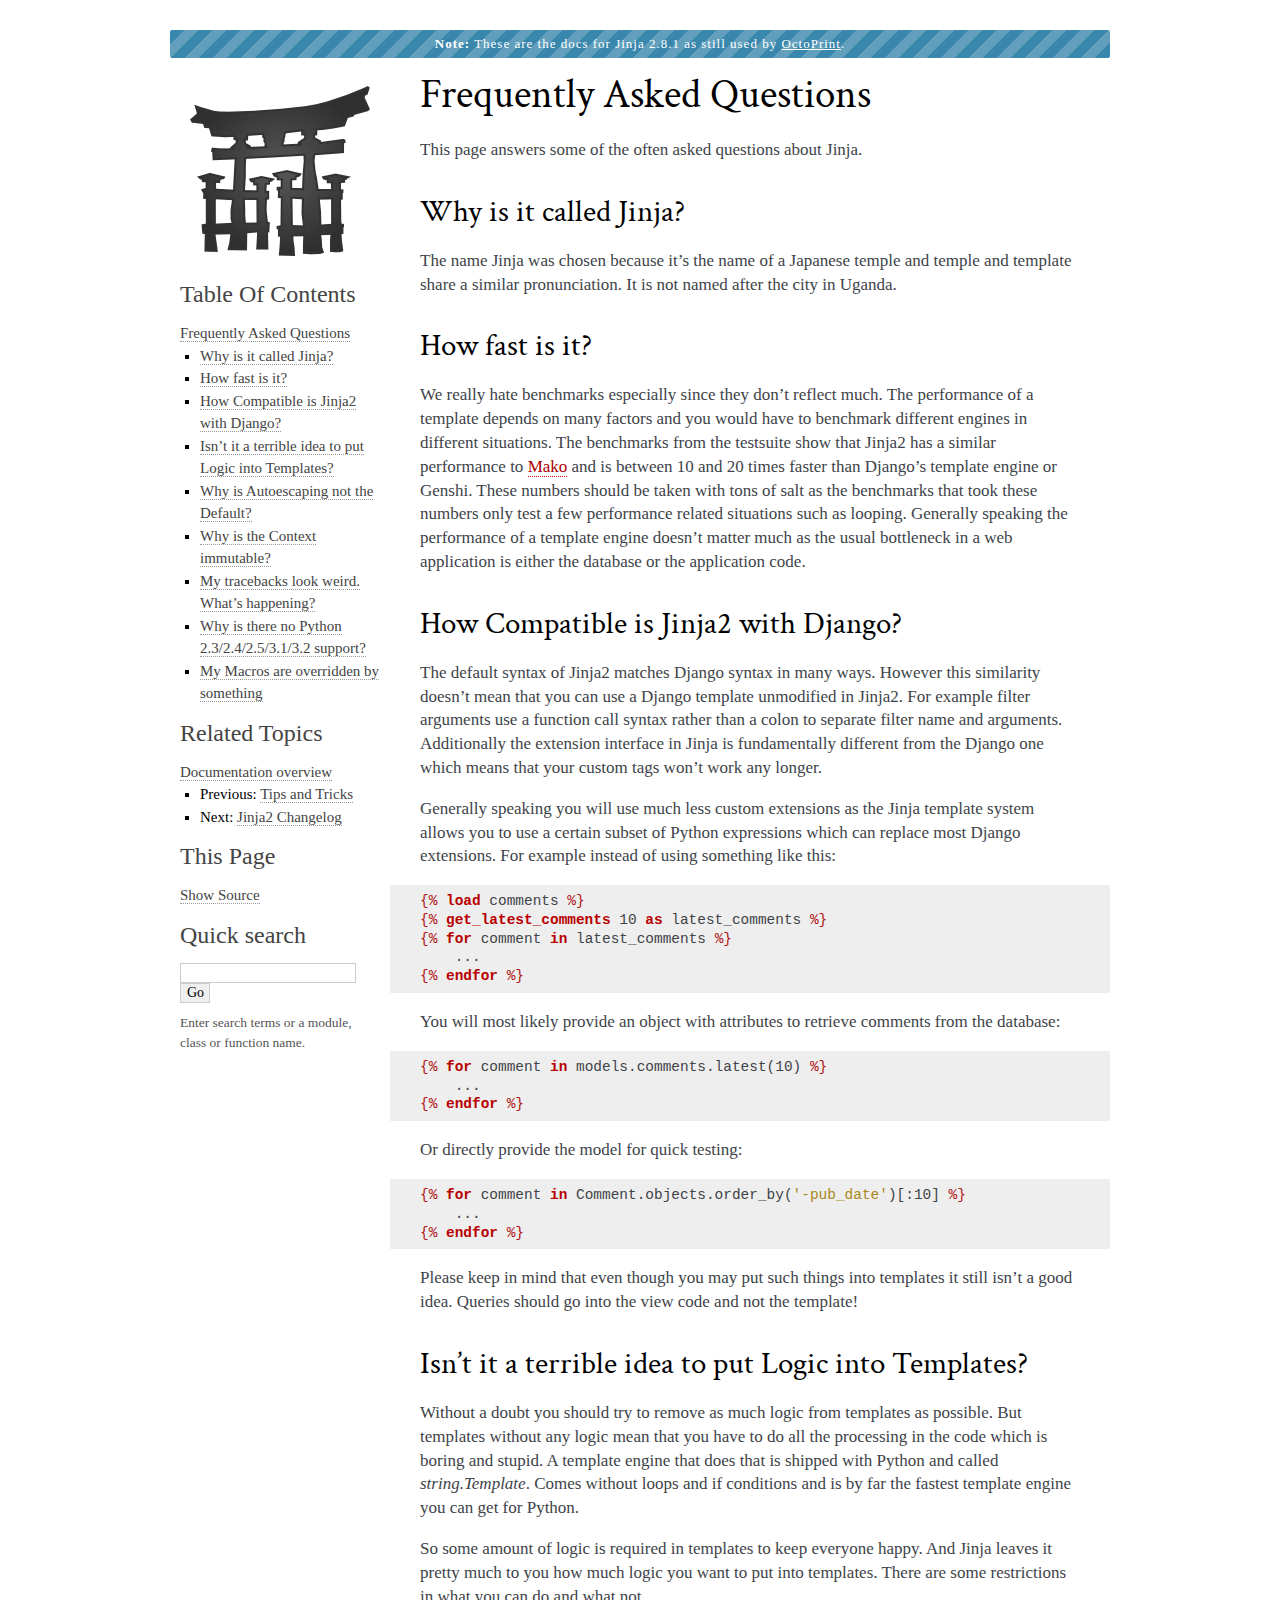
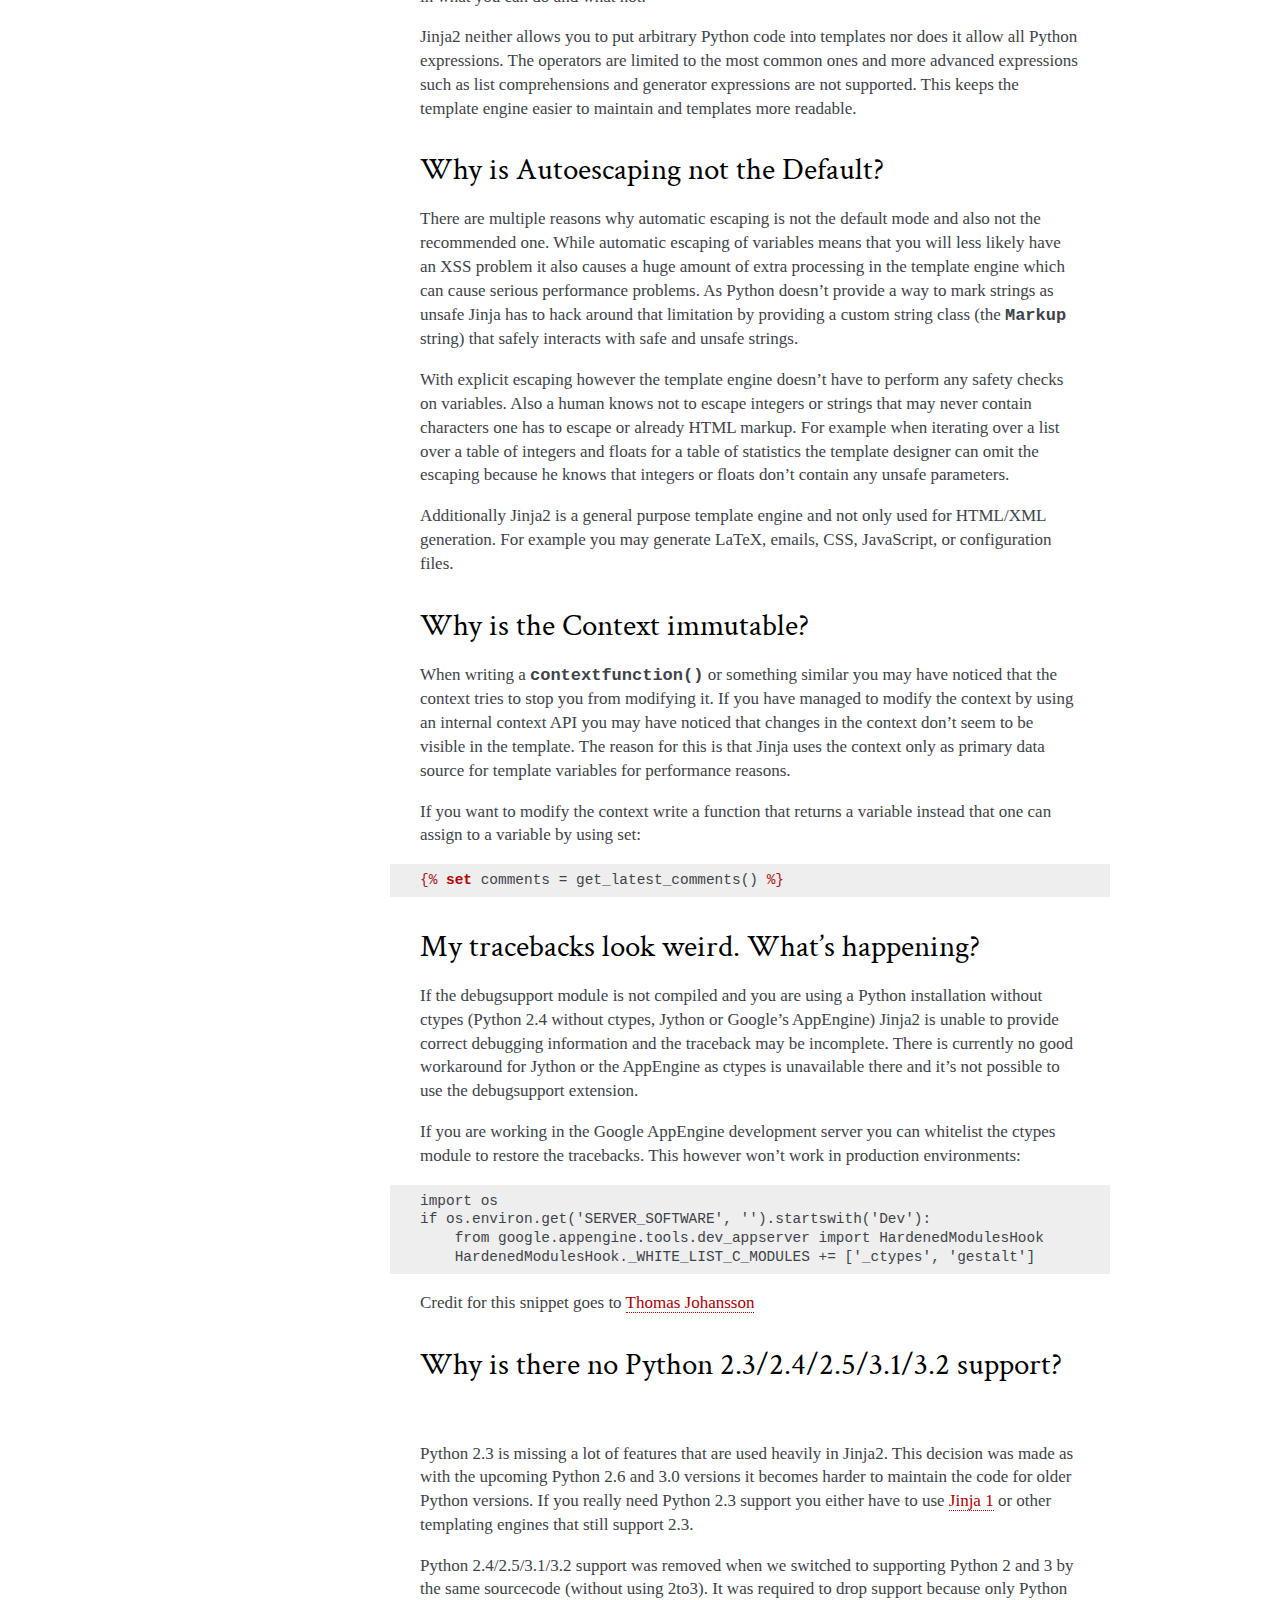
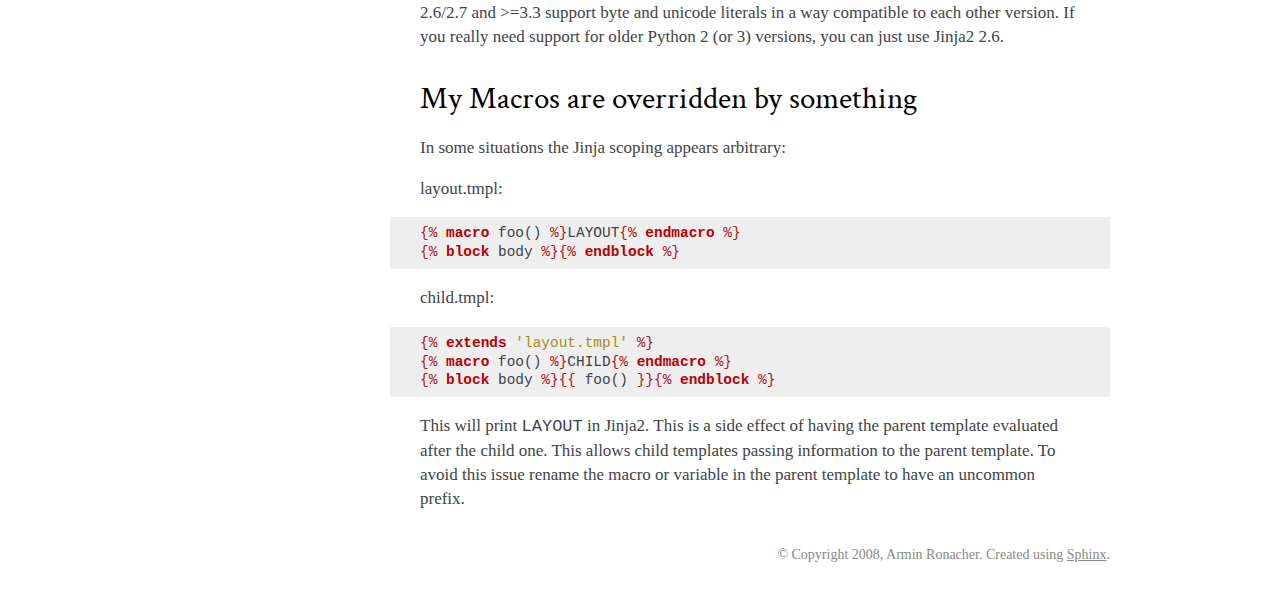
<file: faq.html>
<!DOCTYPE html PUBLIC "-//W3C//DTD XHTML 1.0 Transitional//EN"
  "http://www.w3.org/TR/xhtml1/DTD/xhtml1-transitional.dtd">


<html xmlns="http://www.w3.org/1999/xhtml">
  <head>
    <meta http-equiv="Content-Type" content="text/html; charset=utf-8" />
    
    <title>Frequently Asked Questions &mdash; Jinja2 2.8 documentation</title>
    
    <link rel="stylesheet" href="_static/jinja.css" type="text/css" />
    <link rel="stylesheet" href="_static/pygments.css" type="text/css" />
    
    <script type="text/javascript">
      var DOCUMENTATION_OPTIONS = {
        URL_ROOT:    './',
        VERSION:     '2.8',
        COLLAPSE_INDEX: false,
        FILE_SUFFIX: '.html',
        HAS_SOURCE:  true
      };
    </script>
    <script type="text/javascript" src="_static/jquery.js"></script>
    <script type="text/javascript" src="_static/underscore.js"></script>
    <script type="text/javascript" src="_static/doctools.js"></script>
    <link rel="top" title="Jinja2 2.8 documentation" href="index.html" />
    <link rel="next" title="Jinja2 Changelog" href="changelog.html" />
    <link rel="prev" title="Tips and Tricks" href="tricks.html" /> 
  </head>
  <body role="document">
    <div class="related" role="navigation" aria-label="related navigation">
      <h3>Navigation</h3>
      <ul>
        <li class="right" style="margin-right: 10px">
          <a href="genindex.html" title="General Index"
             accesskey="I">index</a></li>
        <li class="right" >
          <a href="changelog.html" title="Jinja2 Changelog"
             accesskey="N">next</a> |</li>
        <li class="right" >
          <a href="tricks.html" title="Tips and Tricks"
             accesskey="P">previous</a> |</li>
        <li class="nav-item nav-item-0"><a href="index.html">Jinja2 2.8 documentation</a> &raquo;</li> 
      </ul>
    </div>  

    <div class="document">
    <p class=version-note>
      <strong>Note:</strong> 
      These are the docs for Jinja 2.8.1 as still used by <a href="http://octoprint.org">OctoPrint</a>.
    </p>
    
      <div class="documentwrapper">
        <div class="bodywrapper">
          <div class="body" role="main">
            
  <div class="section" id="frequently-asked-questions">
<h1>Frequently Asked Questions<a class="headerlink" href="#frequently-asked-questions" title="Permalink to this headline">¶</a></h1>
<p>This page answers some of the often asked questions about Jinja.</p>
<div class="section" id="why-is-it-called-jinja">
<h2>Why is it called Jinja?<a class="headerlink" href="#why-is-it-called-jinja" title="Permalink to this headline">¶</a></h2>
<p>The name Jinja was chosen because it&#8217;s the name of a Japanese temple and
temple and template share a similar pronunciation.  It is not named after
the city in Uganda.</p>
</div>
<div class="section" id="how-fast-is-it">
<h2>How fast is it?<a class="headerlink" href="#how-fast-is-it" title="Permalink to this headline">¶</a></h2>
<p>We really hate benchmarks especially since they don&#8217;t reflect much.  The
performance of a template depends on many factors and you would have to
benchmark different engines in different situations.  The benchmarks from the
testsuite show that Jinja2 has a similar performance to <a class="reference external" href="http://www.makotemplates.org/">Mako</a> and is between
10 and 20 times faster than Django&#8217;s template engine or Genshi.  These numbers
should be taken with tons of salt as the benchmarks that took these numbers
only test a few performance related situations such as looping.  Generally
speaking the performance of a template engine doesn&#8217;t matter much as the
usual bottleneck in a web application is either the database or the application
code.</p>
</div>
<div class="section" id="how-compatible-is-jinja2-with-django">
<h2>How Compatible is Jinja2 with Django?<a class="headerlink" href="#how-compatible-is-jinja2-with-django" title="Permalink to this headline">¶</a></h2>
<p>The default syntax of Jinja2 matches Django syntax in many ways.  However
this similarity doesn&#8217;t mean that you can use a Django template unmodified
in Jinja2.  For example filter arguments use a function call syntax rather
than a colon to separate filter name and arguments.  Additionally the
extension interface in Jinja is fundamentally different from the Django one
which means that your custom tags won&#8217;t work any longer.</p>
<p>Generally speaking you will use much less custom extensions as the Jinja
template system allows you to use a certain subset of Python expressions
which can replace most Django extensions.  For example instead of using
something like this:</p>
<div class="highlight-html+jinja"><div class="highlight"><pre><span class="cp">{%</span> <span class="k">load</span> <span class="nv">comments</span> <span class="cp">%}</span>
<span class="cp">{%</span> <span class="k">get_latest_comments</span> <span class="m">10</span> <span class="k">as</span> <span class="nv">latest_comments</span> <span class="cp">%}</span>
<span class="cp">{%</span> <span class="k">for</span> <span class="nv">comment</span> <span class="k">in</span> <span class="nv">latest_comments</span> <span class="cp">%}</span>
    ...
<span class="cp">{%</span> <span class="k">endfor</span> <span class="cp">%}</span>
</pre></div>
</div>
<p>You will most likely provide an object with attributes to retrieve
comments from the database:</p>
<div class="highlight-html+jinja"><div class="highlight"><pre><span class="cp">{%</span> <span class="k">for</span> <span class="nv">comment</span> <span class="k">in</span> <span class="nv">models.comments.latest</span><span class="o">(</span><span class="m">10</span><span class="o">)</span> <span class="cp">%}</span>
    ...
<span class="cp">{%</span> <span class="k">endfor</span> <span class="cp">%}</span>
</pre></div>
</div>
<p>Or directly provide the model for quick testing:</p>
<div class="highlight-html+jinja"><div class="highlight"><pre><span class="cp">{%</span> <span class="k">for</span> <span class="nv">comment</span> <span class="k">in</span> <span class="nv">Comment.objects.order_by</span><span class="o">(</span><span class="s1">&#39;-pub_date&#39;</span><span class="o">)[:</span><span class="m">10</span><span class="o">]</span> <span class="cp">%}</span>
    ...
<span class="cp">{%</span> <span class="k">endfor</span> <span class="cp">%}</span>
</pre></div>
</div>
<p>Please keep in mind that even though you may put such things into templates
it still isn&#8217;t a good idea.  Queries should go into the view code and not
the template!</p>
</div>
<div class="section" id="isn-t-it-a-terrible-idea-to-put-logic-into-templates">
<h2>Isn&#8217;t it a terrible idea to put Logic into Templates?<a class="headerlink" href="#isn-t-it-a-terrible-idea-to-put-logic-into-templates" title="Permalink to this headline">¶</a></h2>
<p>Without a doubt you should try to remove as much logic from templates as
possible.  But templates without any logic mean that you have to do all
the processing in the code which is boring and stupid.  A template engine
that does that is shipped with Python and called <cite>string.Template</cite>.  Comes
without loops and if conditions and is by far the fastest template engine
you can get for Python.</p>
<p>So some amount of logic is required in templates to keep everyone happy.
And Jinja leaves it pretty much to you how much logic you want to put into
templates.  There are some restrictions in what you can do and what not.</p>
<p>Jinja2 neither allows you to put arbitrary Python code into templates nor
does it allow all Python expressions.  The operators are limited to the
most common ones and more advanced expressions such as list comprehensions
and generator expressions are not supported.  This keeps the template engine
easier to maintain and templates more readable.</p>
</div>
<div class="section" id="why-is-autoescaping-not-the-default">
<h2>Why is Autoescaping not the Default?<a class="headerlink" href="#why-is-autoescaping-not-the-default" title="Permalink to this headline">¶</a></h2>
<p>There are multiple reasons why automatic escaping is not the default mode
and also not the recommended one.  While automatic escaping of variables
means that you will less likely have an XSS problem it also causes a huge
amount of extra processing in the template engine which can cause serious
performance problems.  As Python doesn&#8217;t provide a way to mark strings as
unsafe Jinja has to hack around that limitation by providing a custom
string class (the <code class="xref py py-class docutils literal"><span class="pre">Markup</span></code> string) that safely interacts with safe
and unsafe strings.</p>
<p>With explicit escaping however the template engine doesn&#8217;t have to perform
any safety checks on variables.  Also a human knows not to escape integers
or strings that may never contain characters one has to escape or already
HTML markup.  For example when iterating over a list over a table of
integers and floats for a table of statistics the template designer can
omit the escaping because he knows that integers or floats don&#8217;t contain
any unsafe parameters.</p>
<p>Additionally Jinja2 is a general purpose template engine and not only used
for HTML/XML generation.  For example you may generate LaTeX, emails,
CSS, JavaScript, or configuration files.</p>
</div>
<div class="section" id="why-is-the-context-immutable">
<h2>Why is the Context immutable?<a class="headerlink" href="#why-is-the-context-immutable" title="Permalink to this headline">¶</a></h2>
<p>When writing a <code class="xref py py-func docutils literal"><span class="pre">contextfunction()</span></code> or something similar you may have
noticed that the context tries to stop you from modifying it.  If you have
managed to modify the context by using an internal context API you may
have noticed that changes in the context don&#8217;t seem to be visible in the
template.  The reason for this is that Jinja uses the context only as
primary data source for template variables for performance reasons.</p>
<p>If you want to modify the context write a function that returns a variable
instead that one can assign to a variable by using set:</p>
<div class="highlight-html+jinja"><div class="highlight"><pre><span class="cp">{%</span> <span class="k">set</span> <span class="nv">comments</span> <span class="o">=</span> <span class="nv">get_latest_comments</span><span class="o">()</span> <span class="cp">%}</span>
</pre></div>
</div>
</div>
<div class="section" id="my-tracebacks-look-weird-what-s-happening">
<h2>My tracebacks look weird.  What&#8217;s happening?<a class="headerlink" href="#my-tracebacks-look-weird-what-s-happening" title="Permalink to this headline">¶</a></h2>
<p>If the debugsupport module is not compiled and you are using a Python
installation without ctypes (Python 2.4 without ctypes, Jython or Google&#8217;s
AppEngine) Jinja2 is unable to provide correct debugging information and
the traceback may be incomplete.  There is currently no good workaround
for Jython or the AppEngine as ctypes is unavailable there and it&#8217;s not
possible to use the debugsupport extension.</p>
<p>If you are working in the Google AppEngine development server you can
whitelist the ctypes module to restore the tracebacks.  This however won&#8217;t
work in production environments:</p>
<div class="highlight-html+jinja"><div class="highlight"><pre>import os
if os.environ.get(&#39;SERVER_SOFTWARE&#39;, &#39;&#39;).startswith(&#39;Dev&#39;):
    from google.appengine.tools.dev_appserver import HardenedModulesHook
    HardenedModulesHook._WHITE_LIST_C_MODULES += [&#39;_ctypes&#39;, &#39;gestalt&#39;]
</pre></div>
</div>
<p>Credit for this snippet goes to <a class="reference external" href="http://stackoverflow.com/questions/3086091/debug-jinja2-in-google-app-engine/3694434#3694434">Thomas Johansson</a></p>
</div>
<div class="section" id="why-is-there-no-python-2-3-2-4-2-5-3-1-3-2-support">
<h2>Why is there no Python 2.3/2.4/2.5/3.1/3.2 support?<a class="headerlink" href="#why-is-there-no-python-2-3-2-4-2-5-3-1-3-2-support" title="Permalink to this headline">¶</a></h2>
<p>Python 2.3 is missing a lot of features that are used heavily in Jinja2.  This
decision was made as with the upcoming Python 2.6 and 3.0 versions it becomes
harder to maintain the code for older Python versions.  If you really need
Python 2.3 support you either have to use <a class="reference external" href="http://jinja.pocoo.org/1/">Jinja 1</a> or other templating
engines that still support 2.3.</p>
<p>Python 2.4/2.5/3.1/3.2 support was removed when we switched to supporting
Python 2 and 3 by the same sourcecode (without using 2to3). It was required to
drop support because only Python 2.6/2.7 and &gt;=3.3 support byte and unicode
literals in a way compatible to each other version. If you really need support
for older Python 2 (or 3) versions, you can just use Jinja2 2.6.</p>
</div>
<div class="section" id="my-macros-are-overridden-by-something">
<h2>My Macros are overridden by something<a class="headerlink" href="#my-macros-are-overridden-by-something" title="Permalink to this headline">¶</a></h2>
<p>In some situations the Jinja scoping appears arbitrary:</p>
<p>layout.tmpl:</p>
<div class="highlight-jinja"><div class="highlight"><pre><span class="cp">{%</span> <span class="k">macro</span> <span class="nv">foo</span><span class="o">()</span> <span class="cp">%}</span><span class="x">LAYOUT</span><span class="cp">{%</span> <span class="k">endmacro</span> <span class="cp">%}</span><span class="x"></span>
<span class="cp">{%</span> <span class="k">block</span> <span class="nv">body</span> <span class="cp">%}{%</span> <span class="k">endblock</span> <span class="cp">%}</span><span class="x"></span>
</pre></div>
</div>
<p>child.tmpl:</p>
<div class="highlight-jinja"><div class="highlight"><pre><span class="cp">{%</span> <span class="k">extends</span> <span class="s1">&#39;layout.tmpl&#39;</span> <span class="cp">%}</span><span class="x"></span>
<span class="cp">{%</span> <span class="k">macro</span> <span class="nv">foo</span><span class="o">()</span> <span class="cp">%}</span><span class="x">CHILD</span><span class="cp">{%</span> <span class="k">endmacro</span> <span class="cp">%}</span><span class="x"></span>
<span class="cp">{%</span> <span class="k">block</span> <span class="nv">body</span> <span class="cp">%}{{</span> <span class="nv">foo</span><span class="o">()</span> <span class="cp">}}{%</span> <span class="k">endblock</span> <span class="cp">%}</span><span class="x"></span>
</pre></div>
</div>
<p>This will print <code class="docutils literal"><span class="pre">LAYOUT</span></code> in Jinja2.  This is a side effect of having
the parent template evaluated after the child one.  This allows child
templates passing information to the parent template.  To avoid this
issue rename the macro or variable in the parent template to have an
uncommon prefix.</p>
</div>
</div>


          </div>
        </div>
      </div> 

      <div class="sphinxsidebar" role="navigation" aria-label="main navigation">
        <div class="sphinxsidebarwrapper"><p class="logo"><a href="index.html">
  <img class="logo" src="_static/jinja-small.png" alt="Logo"/>
</a></p>
  <h3><a href="index.html">Table Of Contents</a></h3>
  <ul>
<li><a class="reference internal" href="#">Frequently Asked Questions</a><ul>
<li><a class="reference internal" href="#why-is-it-called-jinja">Why is it called Jinja?</a></li>
<li><a class="reference internal" href="#how-fast-is-it">How fast is it?</a></li>
<li><a class="reference internal" href="#how-compatible-is-jinja2-with-django">How Compatible is Jinja2 with Django?</a></li>
<li><a class="reference internal" href="#isn-t-it-a-terrible-idea-to-put-logic-into-templates">Isn&#8217;t it a terrible idea to put Logic into Templates?</a></li>
<li><a class="reference internal" href="#why-is-autoescaping-not-the-default">Why is Autoescaping not the Default?</a></li>
<li><a class="reference internal" href="#why-is-the-context-immutable">Why is the Context immutable?</a></li>
<li><a class="reference internal" href="#my-tracebacks-look-weird-what-s-happening">My tracebacks look weird.  What&#8217;s happening?</a></li>
<li><a class="reference internal" href="#why-is-there-no-python-2-3-2-4-2-5-3-1-3-2-support">Why is there no Python 2.3/2.4/2.5/3.1/3.2 support?</a></li>
<li><a class="reference internal" href="#my-macros-are-overridden-by-something">My Macros are overridden by something</a></li>
</ul>
</li>
</ul>
<h3>Related Topics</h3>
<ul>
  <li><a href="index.html">Documentation overview</a><ul>
      <li>Previous: <a href="tricks.html" title="previous chapter">Tips and Tricks</a></li>
      <li>Next: <a href="changelog.html" title="next chapter">Jinja2 Changelog</a></li>
  </ul></li>
</ul>
  <div role="note" aria-label="source link">
    <h3>This Page</h3>
    <ul class="this-page-menu">
      <li><a href="_sources/faq.txt"
            rel="nofollow">Show Source</a></li>
    </ul>
   </div>
<div id="searchbox" style="display: none" role="search">
  <h3>Quick search</h3>
    <form class="search" action="search.html" method="get">
      <input type="text" name="q" />
      <input type="submit" value="Go" />
      <input type="hidden" name="check_keywords" value="yes" />
      <input type="hidden" name="area" value="default" />
    </form>
    <p class="searchtip" style="font-size: 90%">
    Enter search terms or a module, class or function name.
    </p>
</div>
<script type="text/javascript">$('#searchbox').show(0);</script>
        </div>
      </div>
      <div class="clearer"></div>
    </div>
    <div class="footer">
      &copy; Copyright 2008, Armin Ronacher.
      Created using <a href="http://sphinx.pocoo.org/">Sphinx</a>.
    </div>
  </body>
</html>
</file>
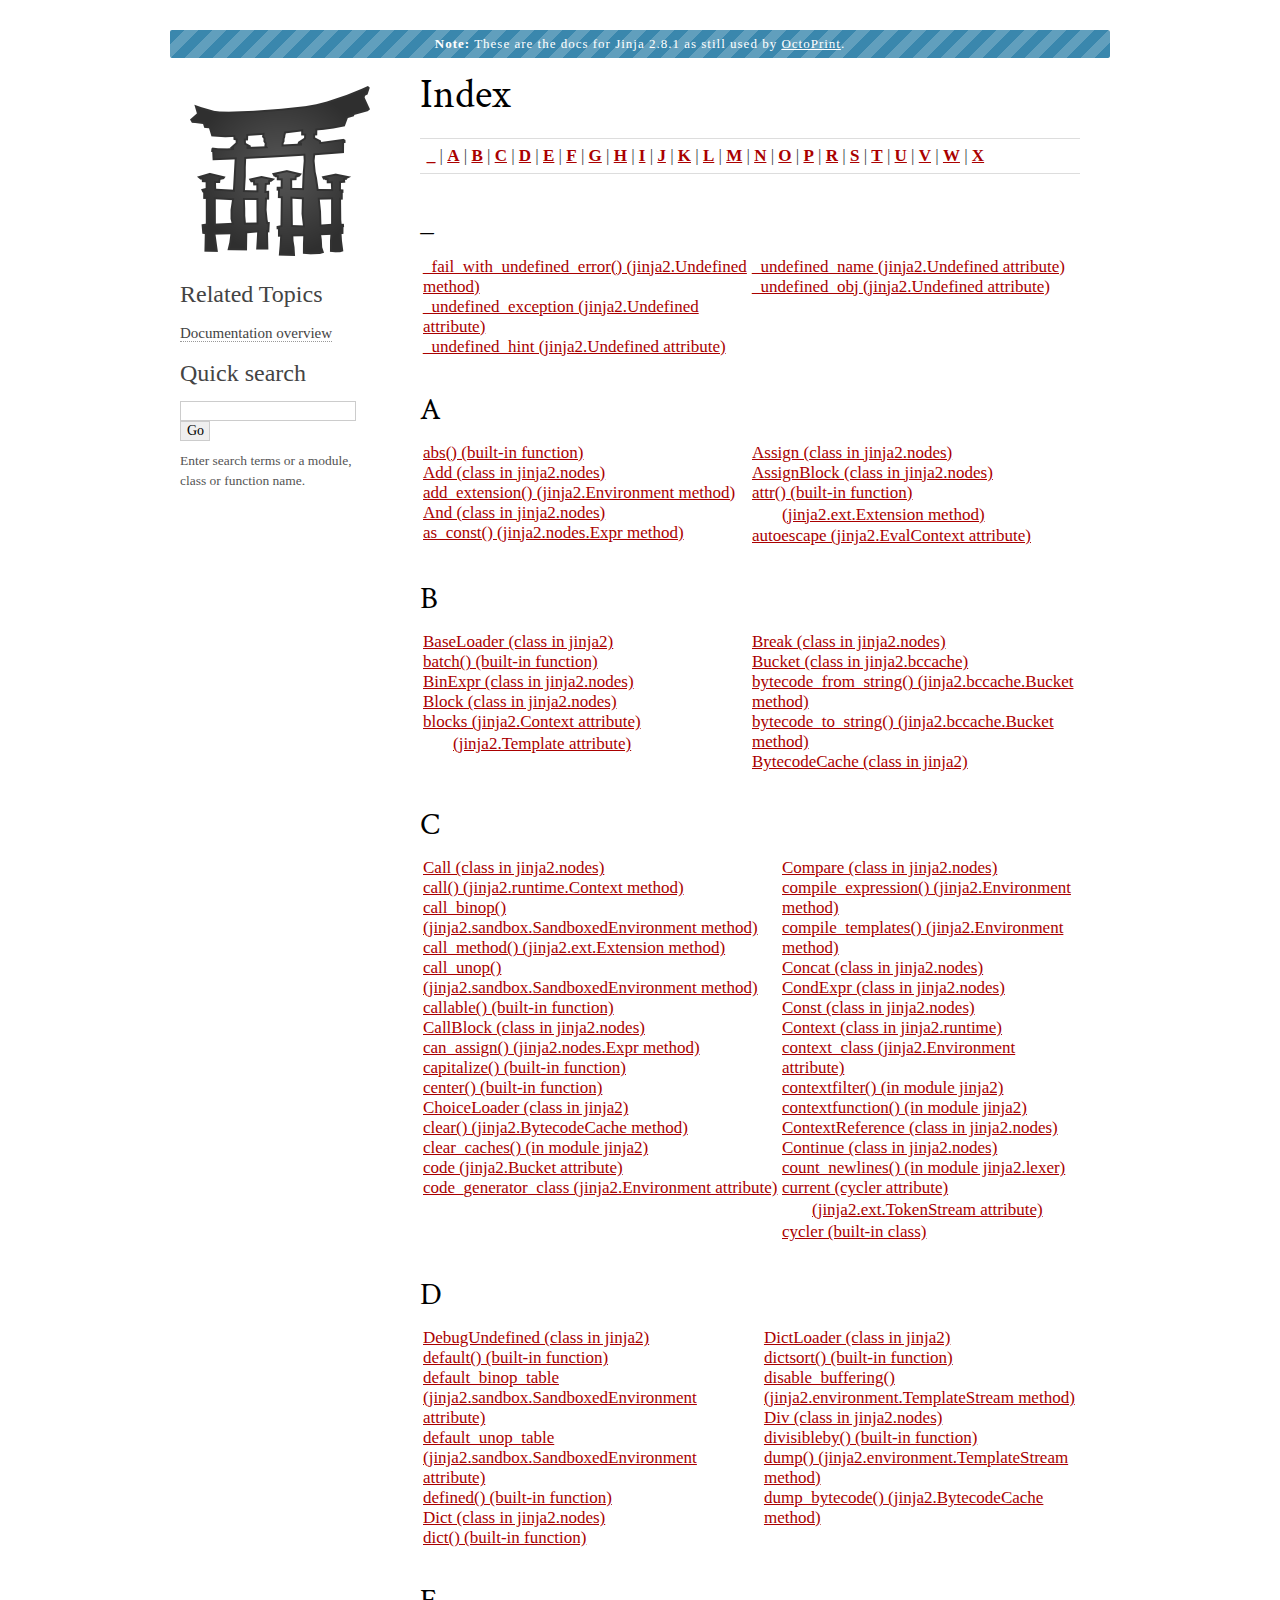
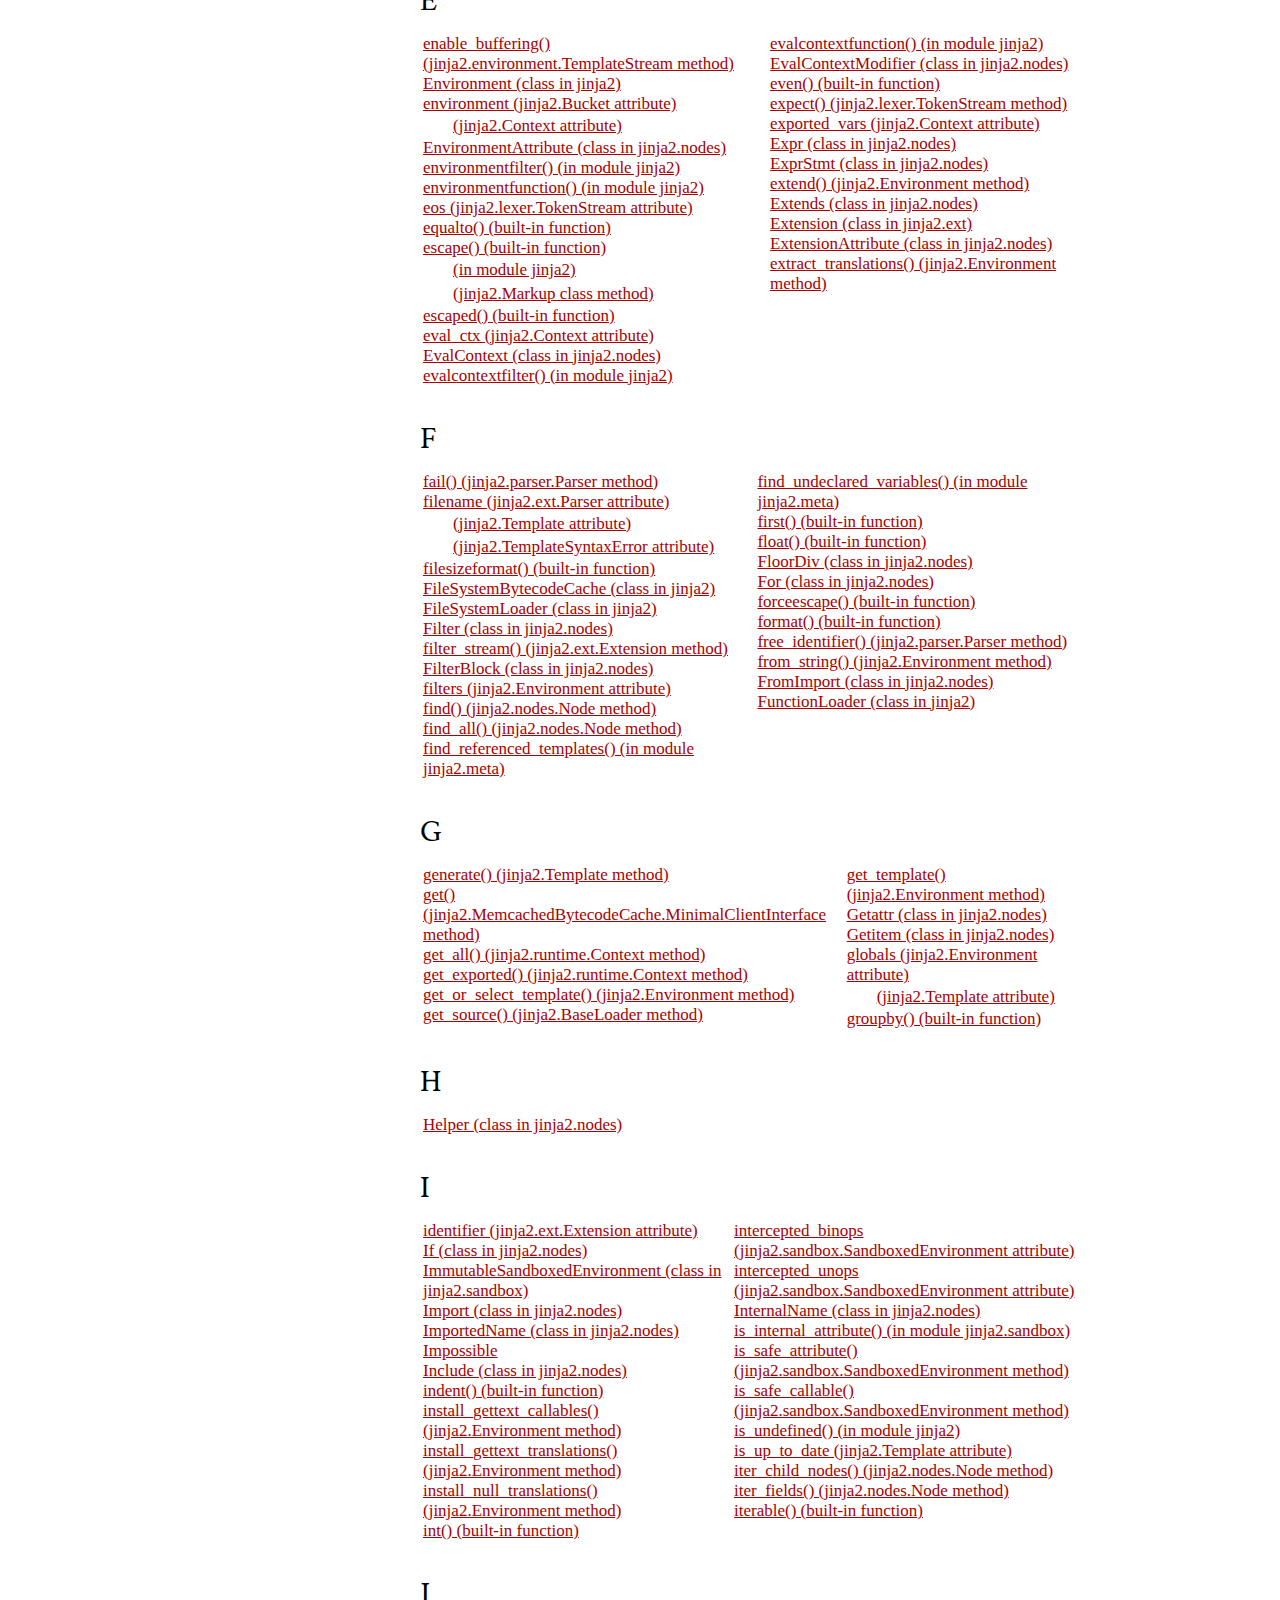
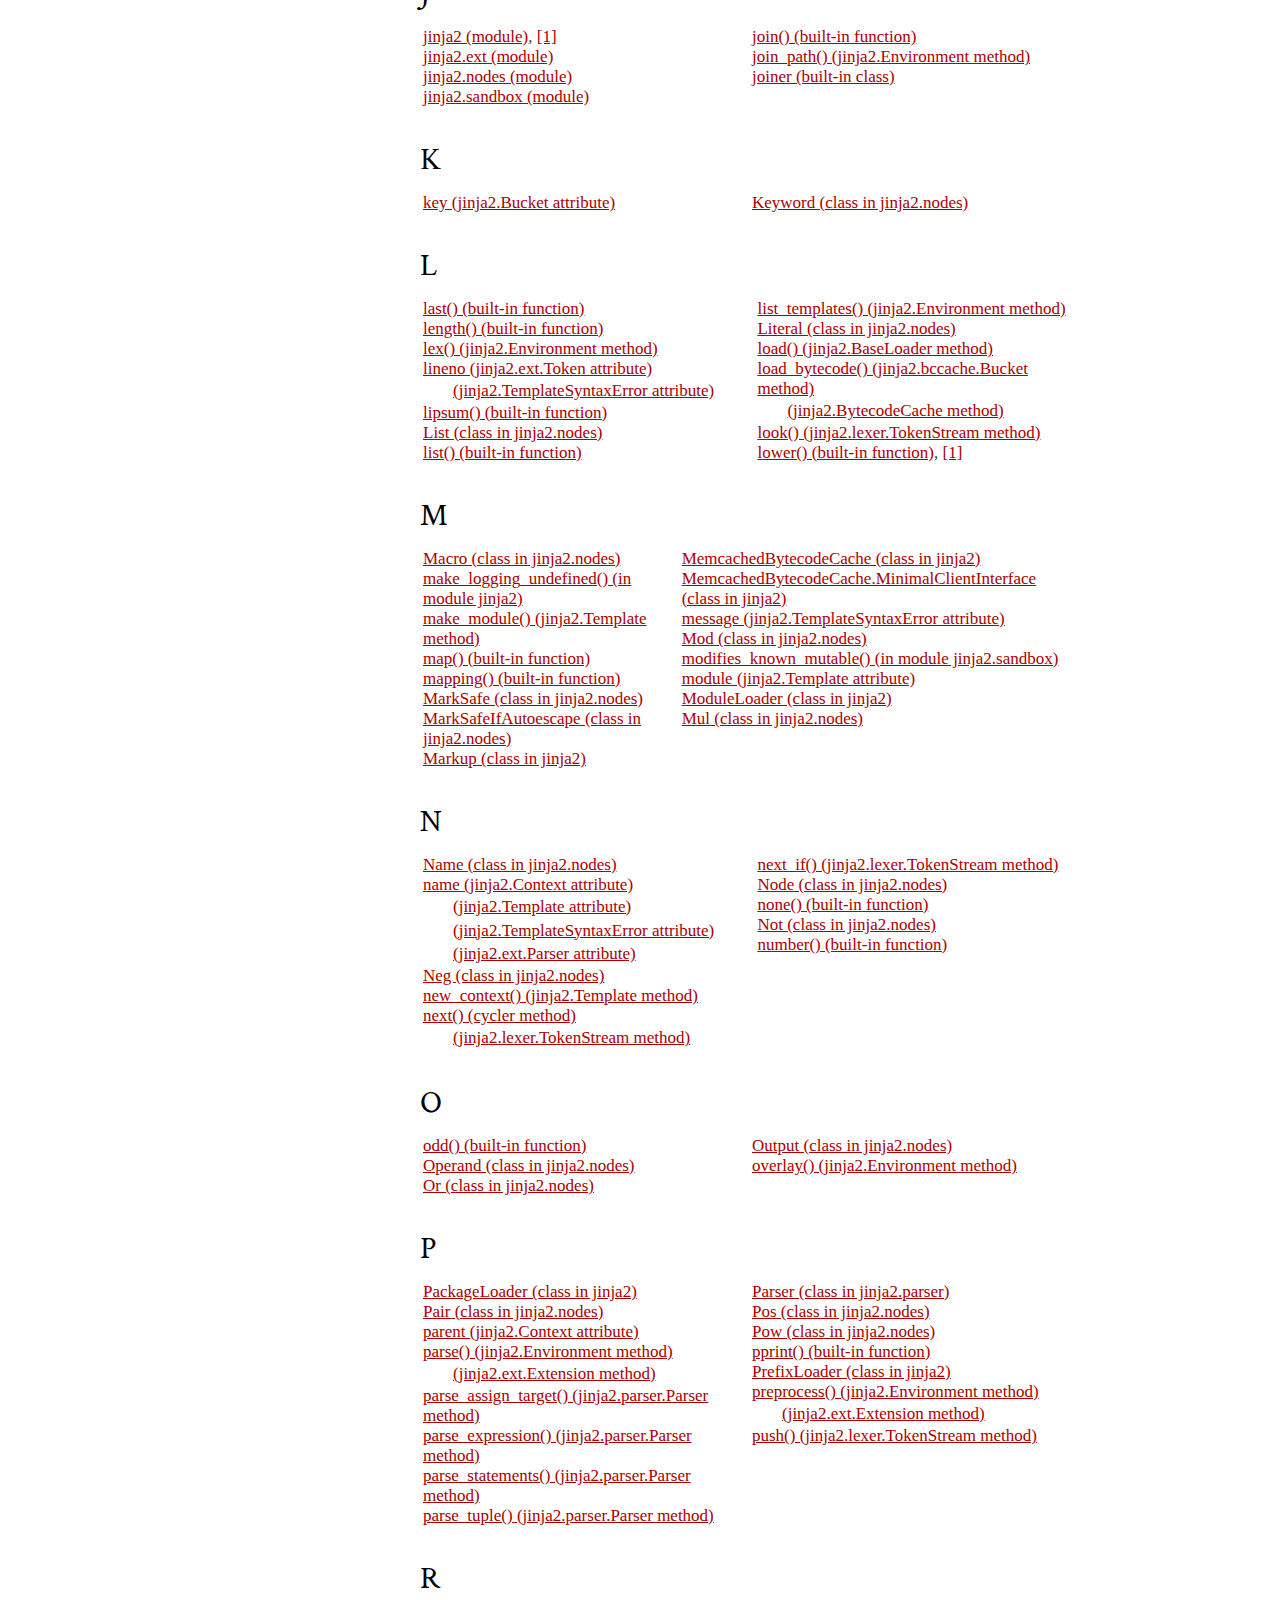
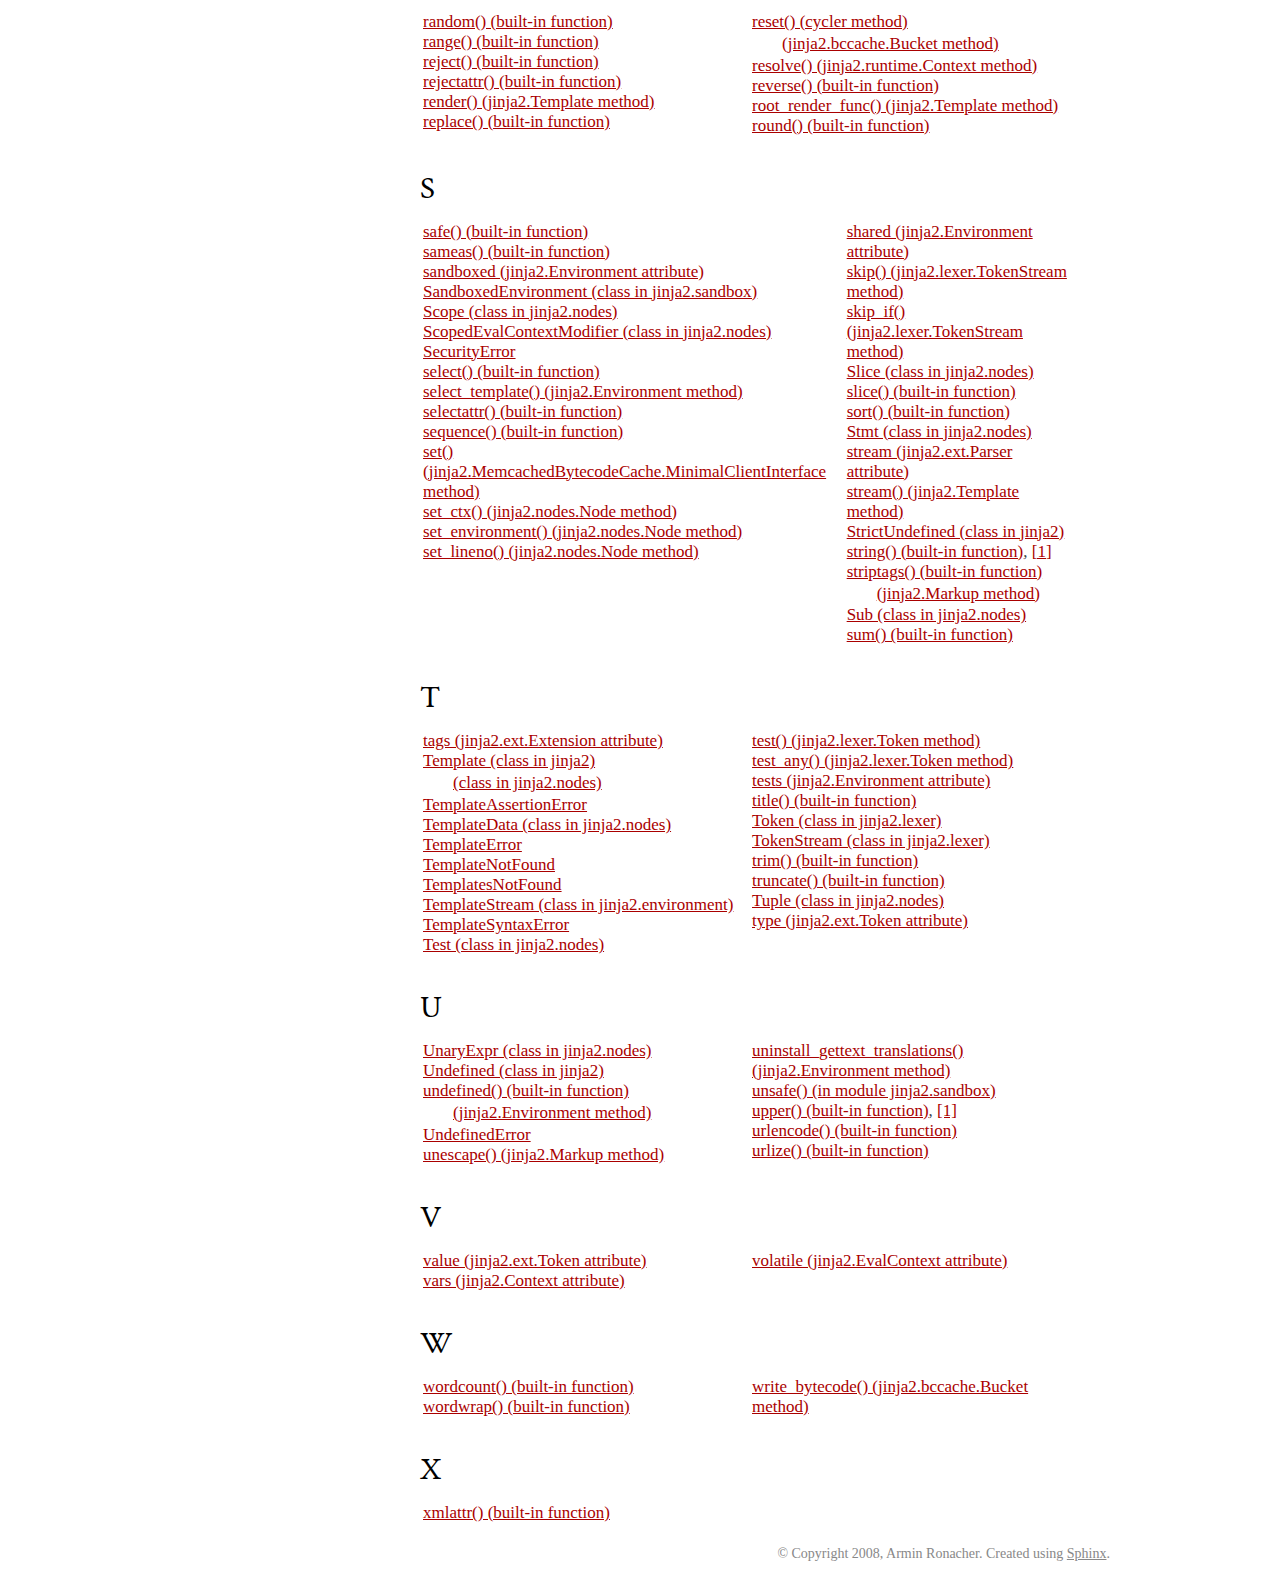
<file: genindex.html>
<!DOCTYPE html PUBLIC "-//W3C//DTD XHTML 1.0 Transitional//EN"
  "http://www.w3.org/TR/xhtml1/DTD/xhtml1-transitional.dtd">


<html xmlns="http://www.w3.org/1999/xhtml">
  <head>
    <meta http-equiv="Content-Type" content="text/html; charset=utf-8" />
    
    <title>Index &mdash; Jinja2 2.8 documentation</title>
    
    <link rel="stylesheet" href="_static/jinja.css" type="text/css" />
    <link rel="stylesheet" href="_static/pygments.css" type="text/css" />
    
    <script type="text/javascript">
      var DOCUMENTATION_OPTIONS = {
        URL_ROOT:    './',
        VERSION:     '2.8',
        COLLAPSE_INDEX: false,
        FILE_SUFFIX: '.html',
        HAS_SOURCE:  true
      };
    </script>
    <script type="text/javascript" src="_static/jquery.js"></script>
    <script type="text/javascript" src="_static/underscore.js"></script>
    <script type="text/javascript" src="_static/doctools.js"></script>
    <link rel="top" title="Jinja2 2.8 documentation" href="index.html" /> 
  </head>
  <body role="document">
    <div class="related" role="navigation" aria-label="related navigation">
      <h3>Navigation</h3>
      <ul>
        <li class="right" style="margin-right: 10px">
          <a href="#" title="General Index"
             accesskey="I">index</a></li>
        <li class="nav-item nav-item-0"><a href="index.html">Jinja2 2.8 documentation</a> &raquo;</li> 
      </ul>
    </div>  

    <div class="document">
    <p class=version-note>
      <strong>Note:</strong> 
      These are the docs for Jinja 2.8.1 as still used by <a href="http://octoprint.org">OctoPrint</a>.
    </p>
    
      <div class="documentwrapper">
        <div class="bodywrapper">
          <div class="body" role="main">
            

<h1 id="index">Index</h1>

<div class="genindex-jumpbox">
 <a href="#_"><strong>_</strong></a>
 | <a href="#A"><strong>A</strong></a>
 | <a href="#B"><strong>B</strong></a>
 | <a href="#C"><strong>C</strong></a>
 | <a href="#D"><strong>D</strong></a>
 | <a href="#E"><strong>E</strong></a>
 | <a href="#F"><strong>F</strong></a>
 | <a href="#G"><strong>G</strong></a>
 | <a href="#H"><strong>H</strong></a>
 | <a href="#I"><strong>I</strong></a>
 | <a href="#J"><strong>J</strong></a>
 | <a href="#K"><strong>K</strong></a>
 | <a href="#L"><strong>L</strong></a>
 | <a href="#M"><strong>M</strong></a>
 | <a href="#N"><strong>N</strong></a>
 | <a href="#O"><strong>O</strong></a>
 | <a href="#P"><strong>P</strong></a>
 | <a href="#R"><strong>R</strong></a>
 | <a href="#S"><strong>S</strong></a>
 | <a href="#T"><strong>T</strong></a>
 | <a href="#U"><strong>U</strong></a>
 | <a href="#V"><strong>V</strong></a>
 | <a href="#W"><strong>W</strong></a>
 | <a href="#X"><strong>X</strong></a>
 
</div>
<h2 id="_">_</h2>
<table style="width: 100%" class="indextable genindextable"><tr>
  <td style="width: 33%" valign="top"><dl>
      
  <dt><a href="api.html#jinja2.Undefined._fail_with_undefined_error">_fail_with_undefined_error() (jinja2.Undefined method)</a>
  </dt>

      
  <dt><a href="api.html#jinja2.Undefined._undefined_exception">_undefined_exception (jinja2.Undefined attribute)</a>
  </dt>

      
  <dt><a href="api.html#jinja2.Undefined._undefined_hint">_undefined_hint (jinja2.Undefined attribute)</a>
  </dt>

  </dl></td>
  <td style="width: 33%" valign="top"><dl>
      
  <dt><a href="api.html#jinja2.Undefined._undefined_name">_undefined_name (jinja2.Undefined attribute)</a>
  </dt>

      
  <dt><a href="api.html#jinja2.Undefined._undefined_obj">_undefined_obj (jinja2.Undefined attribute)</a>
  </dt>

  </dl></td>
</tr></table>

<h2 id="A">A</h2>
<table style="width: 100%" class="indextable genindextable"><tr>
  <td style="width: 33%" valign="top"><dl>
      
  <dt><a href="templates.html#abs">abs() (built-in function)</a>
  </dt>

      
  <dt><a href="extensions.html#jinja2.nodes.Add">Add (class in jinja2.nodes)</a>
  </dt>

      
  <dt><a href="api.html#jinja2.Environment.add_extension">add_extension() (jinja2.Environment method)</a>
  </dt>

      
  <dt><a href="extensions.html#jinja2.nodes.And">And (class in jinja2.nodes)</a>
  </dt>

      
  <dt><a href="extensions.html#jinja2.nodes.Expr.as_const">as_const() (jinja2.nodes.Expr method)</a>
  </dt>

  </dl></td>
  <td style="width: 33%" valign="top"><dl>
      
  <dt><a href="extensions.html#jinja2.nodes.Assign">Assign (class in jinja2.nodes)</a>
  </dt>

      
  <dt><a href="extensions.html#jinja2.nodes.AssignBlock">AssignBlock (class in jinja2.nodes)</a>
  </dt>

      
  <dt><a href="templates.html#attr">attr() (built-in function)</a>
  </dt>

      <dd><dl>
        
  <dt><a href="extensions.html#jinja2.ext.Extension.attr">(jinja2.ext.Extension method)</a>
  </dt>

      </dl></dd>
      
  <dt><a href="api.html#jinja2.EvalContext.autoescape">autoescape (jinja2.EvalContext attribute)</a>
  </dt>

  </dl></td>
</tr></table>

<h2 id="B">B</h2>
<table style="width: 100%" class="indextable genindextable"><tr>
  <td style="width: 33%" valign="top"><dl>
      
  <dt><a href="api.html#jinja2.BaseLoader">BaseLoader (class in jinja2)</a>
  </dt>

      
  <dt><a href="templates.html#batch">batch() (built-in function)</a>
  </dt>

      
  <dt><a href="extensions.html#jinja2.nodes.BinExpr">BinExpr (class in jinja2.nodes)</a>
  </dt>

      
  <dt><a href="extensions.html#jinja2.nodes.Block">Block (class in jinja2.nodes)</a>
  </dt>

      
  <dt><a href="api.html#jinja2.Context.blocks">blocks (jinja2.Context attribute)</a>
  </dt>

      <dd><dl>
        
  <dt><a href="api.html#jinja2.Template.blocks">(jinja2.Template attribute)</a>
  </dt>

      </dl></dd>
  </dl></td>
  <td style="width: 33%" valign="top"><dl>
      
  <dt><a href="extensions.html#jinja2.nodes.Break">Break (class in jinja2.nodes)</a>
  </dt>

      
  <dt><a href="api.html#jinja2.bccache.Bucket">Bucket (class in jinja2.bccache)</a>
  </dt>

      
  <dt><a href="api.html#jinja2.bccache.Bucket.bytecode_from_string">bytecode_from_string() (jinja2.bccache.Bucket method)</a>
  </dt>

      
  <dt><a href="api.html#jinja2.bccache.Bucket.bytecode_to_string">bytecode_to_string() (jinja2.bccache.Bucket method)</a>
  </dt>

      
  <dt><a href="api.html#jinja2.BytecodeCache">BytecodeCache (class in jinja2)</a>
  </dt>

  </dl></td>
</tr></table>

<h2 id="C">C</h2>
<table style="width: 100%" class="indextable genindextable"><tr>
  <td style="width: 33%" valign="top"><dl>
      
  <dt><a href="extensions.html#jinja2.nodes.Call">Call (class in jinja2.nodes)</a>
  </dt>

      
  <dt><a href="api.html#jinja2.runtime.Context.call">call() (jinja2.runtime.Context method)</a>
  </dt>

      
  <dt><a href="sandbox.html#jinja2.sandbox.SandboxedEnvironment.call_binop">call_binop() (jinja2.sandbox.SandboxedEnvironment method)</a>
  </dt>

      
  <dt><a href="extensions.html#jinja2.ext.Extension.call_method">call_method() (jinja2.ext.Extension method)</a>
  </dt>

      
  <dt><a href="sandbox.html#jinja2.sandbox.SandboxedEnvironment.call_unop">call_unop() (jinja2.sandbox.SandboxedEnvironment method)</a>
  </dt>

      
  <dt><a href="templates.html#callable">callable() (built-in function)</a>
  </dt>

      
  <dt><a href="extensions.html#jinja2.nodes.CallBlock">CallBlock (class in jinja2.nodes)</a>
  </dt>

      
  <dt><a href="extensions.html#jinja2.nodes.Expr.can_assign">can_assign() (jinja2.nodes.Expr method)</a>
  </dt>

      
  <dt><a href="templates.html#capitalize">capitalize() (built-in function)</a>
  </dt>

      
  <dt><a href="templates.html#center">center() (built-in function)</a>
  </dt>

      
  <dt><a href="api.html#jinja2.ChoiceLoader">ChoiceLoader (class in jinja2)</a>
  </dt>

      
  <dt><a href="api.html#jinja2.BytecodeCache.clear">clear() (jinja2.BytecodeCache method)</a>
  </dt>

      
  <dt><a href="api.html#jinja2.clear_caches">clear_caches() (in module jinja2)</a>
  </dt>

      
  <dt><a href="api.html#jinja2.Bucket.code">code (jinja2.Bucket attribute)</a>
  </dt>

      
  <dt><a href="api.html#jinja2.Environment.code_generator_class">code_generator_class (jinja2.Environment attribute)</a>
  </dt>

  </dl></td>
  <td style="width: 33%" valign="top"><dl>
      
  <dt><a href="extensions.html#jinja2.nodes.Compare">Compare (class in jinja2.nodes)</a>
  </dt>

      
  <dt><a href="api.html#jinja2.Environment.compile_expression">compile_expression() (jinja2.Environment method)</a>
  </dt>

      
  <dt><a href="api.html#jinja2.Environment.compile_templates">compile_templates() (jinja2.Environment method)</a>
  </dt>

      
  <dt><a href="extensions.html#jinja2.nodes.Concat">Concat (class in jinja2.nodes)</a>
  </dt>

      
  <dt><a href="extensions.html#jinja2.nodes.CondExpr">CondExpr (class in jinja2.nodes)</a>
  </dt>

      
  <dt><a href="extensions.html#jinja2.nodes.Const">Const (class in jinja2.nodes)</a>
  </dt>

      
  <dt><a href="api.html#jinja2.runtime.Context">Context (class in jinja2.runtime)</a>
  </dt>

      
  <dt><a href="api.html#jinja2.Environment.context_class">context_class (jinja2.Environment attribute)</a>
  </dt>

      
  <dt><a href="api.html#jinja2.contextfilter">contextfilter() (in module jinja2)</a>
  </dt>

      
  <dt><a href="api.html#jinja2.contextfunction">contextfunction() (in module jinja2)</a>
  </dt>

      
  <dt><a href="extensions.html#jinja2.nodes.ContextReference">ContextReference (class in jinja2.nodes)</a>
  </dt>

      
  <dt><a href="extensions.html#jinja2.nodes.Continue">Continue (class in jinja2.nodes)</a>
  </dt>

      
  <dt><a href="extensions.html#jinja2.lexer.count_newlines">count_newlines() (in module jinja2.lexer)</a>
  </dt>

      
  <dt><a href="templates.html#cycler.current">current (cycler attribute)</a>
  </dt>

      <dd><dl>
        
  <dt><a href="extensions.html#jinja2.ext.TokenStream.current">(jinja2.ext.TokenStream attribute)</a>
  </dt>

      </dl></dd>
      
  <dt><a href="templates.html#cycler">cycler (built-in class)</a>
  </dt>

  </dl></td>
</tr></table>

<h2 id="D">D</h2>
<table style="width: 100%" class="indextable genindextable"><tr>
  <td style="width: 33%" valign="top"><dl>
      
  <dt><a href="api.html#jinja2.DebugUndefined">DebugUndefined (class in jinja2)</a>
  </dt>

      
  <dt><a href="templates.html#default">default() (built-in function)</a>
  </dt>

      
  <dt><a href="sandbox.html#jinja2.sandbox.SandboxedEnvironment.default_binop_table">default_binop_table (jinja2.sandbox.SandboxedEnvironment attribute)</a>
  </dt>

      
  <dt><a href="sandbox.html#jinja2.sandbox.SandboxedEnvironment.default_unop_table">default_unop_table (jinja2.sandbox.SandboxedEnvironment attribute)</a>
  </dt>

      
  <dt><a href="templates.html#defined">defined() (built-in function)</a>
  </dt>

      
  <dt><a href="extensions.html#jinja2.nodes.Dict">Dict (class in jinja2.nodes)</a>
  </dt>

      
  <dt><a href="templates.html#dict">dict() (built-in function)</a>
  </dt>

  </dl></td>
  <td style="width: 33%" valign="top"><dl>
      
  <dt><a href="api.html#jinja2.DictLoader">DictLoader (class in jinja2)</a>
  </dt>

      
  <dt><a href="templates.html#dictsort">dictsort() (built-in function)</a>
  </dt>

      
  <dt><a href="api.html#jinja2.environment.TemplateStream.disable_buffering">disable_buffering() (jinja2.environment.TemplateStream method)</a>
  </dt>

      
  <dt><a href="extensions.html#jinja2.nodes.Div">Div (class in jinja2.nodes)</a>
  </dt>

      
  <dt><a href="templates.html#divisibleby">divisibleby() (built-in function)</a>
  </dt>

      
  <dt><a href="api.html#jinja2.environment.TemplateStream.dump">dump() (jinja2.environment.TemplateStream method)</a>
  </dt>

      
  <dt><a href="api.html#jinja2.BytecodeCache.dump_bytecode">dump_bytecode() (jinja2.BytecodeCache method)</a>
  </dt>

  </dl></td>
</tr></table>

<h2 id="E">E</h2>
<table style="width: 100%" class="indextable genindextable"><tr>
  <td style="width: 33%" valign="top"><dl>
      
  <dt><a href="api.html#jinja2.environment.TemplateStream.enable_buffering">enable_buffering() (jinja2.environment.TemplateStream method)</a>
  </dt>

      
  <dt><a href="api.html#jinja2.Environment">Environment (class in jinja2)</a>
  </dt>

      
  <dt><a href="api.html#jinja2.Bucket.environment">environment (jinja2.Bucket attribute)</a>
  </dt>

      <dd><dl>
        
  <dt><a href="api.html#jinja2.Context.environment">(jinja2.Context attribute)</a>
  </dt>

      </dl></dd>
      
  <dt><a href="extensions.html#jinja2.nodes.EnvironmentAttribute">EnvironmentAttribute (class in jinja2.nodes)</a>
  </dt>

      
  <dt><a href="api.html#jinja2.environmentfilter">environmentfilter() (in module jinja2)</a>
  </dt>

      
  <dt><a href="api.html#jinja2.environmentfunction">environmentfunction() (in module jinja2)</a>
  </dt>

      
  <dt><a href="extensions.html#jinja2.lexer.TokenStream.eos">eos (jinja2.lexer.TokenStream attribute)</a>
  </dt>

      
  <dt><a href="templates.html#equalto">equalto() (built-in function)</a>
  </dt>

      
  <dt><a href="templates.html#escape">escape() (built-in function)</a>
  </dt>

      <dd><dl>
        
  <dt><a href="api.html#jinja2.escape">(in module jinja2)</a>
  </dt>

        
  <dt><a href="api.html#jinja2.Markup.escape">(jinja2.Markup class method)</a>
  </dt>

      </dl></dd>
      
  <dt><a href="templates.html#escaped">escaped() (built-in function)</a>
  </dt>

      
  <dt><a href="api.html#jinja2.Context.eval_ctx">eval_ctx (jinja2.Context attribute)</a>
  </dt>

      
  <dt><a href="api.html#jinja2.nodes.EvalContext">EvalContext (class in jinja2.nodes)</a>
  </dt>

      
  <dt><a href="api.html#jinja2.evalcontextfilter">evalcontextfilter() (in module jinja2)</a>
  </dt>

  </dl></td>
  <td style="width: 33%" valign="top"><dl>
      
  <dt><a href="api.html#jinja2.evalcontextfunction">evalcontextfunction() (in module jinja2)</a>
  </dt>

      
  <dt><a href="extensions.html#jinja2.nodes.EvalContextModifier">EvalContextModifier (class in jinja2.nodes)</a>
  </dt>

      
  <dt><a href="templates.html#even">even() (built-in function)</a>
  </dt>

      
  <dt><a href="extensions.html#jinja2.lexer.TokenStream.expect">expect() (jinja2.lexer.TokenStream method)</a>
  </dt>

      
  <dt><a href="api.html#jinja2.Context.exported_vars">exported_vars (jinja2.Context attribute)</a>
  </dt>

      
  <dt><a href="extensions.html#jinja2.nodes.Expr">Expr (class in jinja2.nodes)</a>
  </dt>

      
  <dt><a href="extensions.html#jinja2.nodes.ExprStmt">ExprStmt (class in jinja2.nodes)</a>
  </dt>

      
  <dt><a href="api.html#jinja2.Environment.extend">extend() (jinja2.Environment method)</a>
  </dt>

      
  <dt><a href="extensions.html#jinja2.nodes.Extends">Extends (class in jinja2.nodes)</a>
  </dt>

      
  <dt><a href="extensions.html#jinja2.ext.Extension">Extension (class in jinja2.ext)</a>
  </dt>

      
  <dt><a href="extensions.html#jinja2.nodes.ExtensionAttribute">ExtensionAttribute (class in jinja2.nodes)</a>
  </dt>

      
  <dt><a href="extensions.html#jinja2.Environment.extract_translations">extract_translations() (jinja2.Environment method)</a>
  </dt>

  </dl></td>
</tr></table>

<h2 id="F">F</h2>
<table style="width: 100%" class="indextable genindextable"><tr>
  <td style="width: 33%" valign="top"><dl>
      
  <dt><a href="extensions.html#jinja2.parser.Parser.fail">fail() (jinja2.parser.Parser method)</a>
  </dt>

      
  <dt><a href="extensions.html#jinja2.ext.Parser.filename">filename (jinja2.ext.Parser attribute)</a>
  </dt>

      <dd><dl>
        
  <dt><a href="api.html#jinja2.Template.filename">(jinja2.Template attribute)</a>
  </dt>

        
  <dt><a href="api.html#jinja2.TemplateSyntaxError.filename">(jinja2.TemplateSyntaxError attribute)</a>
  </dt>

      </dl></dd>
      
  <dt><a href="templates.html#filesizeformat">filesizeformat() (built-in function)</a>
  </dt>

      
  <dt><a href="api.html#jinja2.FileSystemBytecodeCache">FileSystemBytecodeCache (class in jinja2)</a>
  </dt>

      
  <dt><a href="api.html#jinja2.FileSystemLoader">FileSystemLoader (class in jinja2)</a>
  </dt>

      
  <dt><a href="extensions.html#jinja2.nodes.Filter">Filter (class in jinja2.nodes)</a>
  </dt>

      
  <dt><a href="extensions.html#jinja2.ext.Extension.filter_stream">filter_stream() (jinja2.ext.Extension method)</a>
  </dt>

      
  <dt><a href="extensions.html#jinja2.nodes.FilterBlock">FilterBlock (class in jinja2.nodes)</a>
  </dt>

      
  <dt><a href="api.html#jinja2.Environment.filters">filters (jinja2.Environment attribute)</a>
  </dt>

      
  <dt><a href="extensions.html#jinja2.nodes.Node.find">find() (jinja2.nodes.Node method)</a>
  </dt>

      
  <dt><a href="extensions.html#jinja2.nodes.Node.find_all">find_all() (jinja2.nodes.Node method)</a>
  </dt>

      
  <dt><a href="api.html#jinja2.meta.find_referenced_templates">find_referenced_templates() (in module jinja2.meta)</a>
  </dt>

  </dl></td>
  <td style="width: 33%" valign="top"><dl>
      
  <dt><a href="api.html#jinja2.meta.find_undeclared_variables">find_undeclared_variables() (in module jinja2.meta)</a>
  </dt>

      
  <dt><a href="templates.html#first">first() (built-in function)</a>
  </dt>

      
  <dt><a href="templates.html#float">float() (built-in function)</a>
  </dt>

      
  <dt><a href="extensions.html#jinja2.nodes.FloorDiv">FloorDiv (class in jinja2.nodes)</a>
  </dt>

      
  <dt><a href="extensions.html#jinja2.nodes.For">For (class in jinja2.nodes)</a>
  </dt>

      
  <dt><a href="templates.html#forceescape">forceescape() (built-in function)</a>
  </dt>

      
  <dt><a href="templates.html#format">format() (built-in function)</a>
  </dt>

      
  <dt><a href="extensions.html#jinja2.parser.Parser.free_identifier">free_identifier() (jinja2.parser.Parser method)</a>
  </dt>

      
  <dt><a href="api.html#jinja2.Environment.from_string">from_string() (jinja2.Environment method)</a>
  </dt>

      
  <dt><a href="extensions.html#jinja2.nodes.FromImport">FromImport (class in jinja2.nodes)</a>
  </dt>

      
  <dt><a href="api.html#jinja2.FunctionLoader">FunctionLoader (class in jinja2)</a>
  </dt>

  </dl></td>
</tr></table>

<h2 id="G">G</h2>
<table style="width: 100%" class="indextable genindextable"><tr>
  <td style="width: 33%" valign="top"><dl>
      
  <dt><a href="api.html#jinja2.Template.generate">generate() (jinja2.Template method)</a>
  </dt>

      
  <dt><a href="api.html#jinja2.MemcachedBytecodeCache.MinimalClientInterface.get">get() (jinja2.MemcachedBytecodeCache.MinimalClientInterface method)</a>
  </dt>

      
  <dt><a href="api.html#jinja2.runtime.Context.get_all">get_all() (jinja2.runtime.Context method)</a>
  </dt>

      
  <dt><a href="api.html#jinja2.runtime.Context.get_exported">get_exported() (jinja2.runtime.Context method)</a>
  </dt>

      
  <dt><a href="api.html#jinja2.Environment.get_or_select_template">get_or_select_template() (jinja2.Environment method)</a>
  </dt>

      
  <dt><a href="api.html#jinja2.BaseLoader.get_source">get_source() (jinja2.BaseLoader method)</a>
  </dt>

  </dl></td>
  <td style="width: 33%" valign="top"><dl>
      
  <dt><a href="api.html#jinja2.Environment.get_template">get_template() (jinja2.Environment method)</a>
  </dt>

      
  <dt><a href="extensions.html#jinja2.nodes.Getattr">Getattr (class in jinja2.nodes)</a>
  </dt>

      
  <dt><a href="extensions.html#jinja2.nodes.Getitem">Getitem (class in jinja2.nodes)</a>
  </dt>

      
  <dt><a href="api.html#jinja2.Environment.globals">globals (jinja2.Environment attribute)</a>
  </dt>

      <dd><dl>
        
  <dt><a href="api.html#jinja2.Template.globals">(jinja2.Template attribute)</a>
  </dt>

      </dl></dd>
      
  <dt><a href="templates.html#groupby">groupby() (built-in function)</a>
  </dt>

  </dl></td>
</tr></table>

<h2 id="H">H</h2>
<table style="width: 100%" class="indextable genindextable"><tr>
  <td style="width: 33%" valign="top"><dl>
      
  <dt><a href="extensions.html#jinja2.nodes.Helper">Helper (class in jinja2.nodes)</a>
  </dt>

  </dl></td>
</tr></table>

<h2 id="I">I</h2>
<table style="width: 100%" class="indextable genindextable"><tr>
  <td style="width: 33%" valign="top"><dl>
      
  <dt><a href="extensions.html#jinja2.ext.Extension.identifier">identifier (jinja2.ext.Extension attribute)</a>
  </dt>

      
  <dt><a href="extensions.html#jinja2.nodes.If">If (class in jinja2.nodes)</a>
  </dt>

      
  <dt><a href="sandbox.html#jinja2.sandbox.ImmutableSandboxedEnvironment">ImmutableSandboxedEnvironment (class in jinja2.sandbox)</a>
  </dt>

      
  <dt><a href="extensions.html#jinja2.nodes.Import">Import (class in jinja2.nodes)</a>
  </dt>

      
  <dt><a href="extensions.html#jinja2.nodes.ImportedName">ImportedName (class in jinja2.nodes)</a>
  </dt>

      
  <dt><a href="extensions.html#jinja2.nodes.Impossible">Impossible</a>
  </dt>

      
  <dt><a href="extensions.html#jinja2.nodes.Include">Include (class in jinja2.nodes)</a>
  </dt>

      
  <dt><a href="templates.html#indent">indent() (built-in function)</a>
  </dt>

      
  <dt><a href="extensions.html#jinja2.Environment.install_gettext_callables">install_gettext_callables() (jinja2.Environment method)</a>
  </dt>

      
  <dt><a href="extensions.html#jinja2.Environment.install_gettext_translations">install_gettext_translations() (jinja2.Environment method)</a>
  </dt>

      
  <dt><a href="extensions.html#jinja2.Environment.install_null_translations">install_null_translations() (jinja2.Environment method)</a>
  </dt>

      
  <dt><a href="templates.html#int">int() (built-in function)</a>
  </dt>

  </dl></td>
  <td style="width: 33%" valign="top"><dl>
      
  <dt><a href="sandbox.html#jinja2.sandbox.SandboxedEnvironment.intercepted_binops">intercepted_binops (jinja2.sandbox.SandboxedEnvironment attribute)</a>
  </dt>

      
  <dt><a href="sandbox.html#jinja2.sandbox.SandboxedEnvironment.intercepted_unops">intercepted_unops (jinja2.sandbox.SandboxedEnvironment attribute)</a>
  </dt>

      
  <dt><a href="extensions.html#jinja2.nodes.InternalName">InternalName (class in jinja2.nodes)</a>
  </dt>

      
  <dt><a href="sandbox.html#jinja2.sandbox.is_internal_attribute">is_internal_attribute() (in module jinja2.sandbox)</a>
  </dt>

      
  <dt><a href="sandbox.html#jinja2.sandbox.SandboxedEnvironment.is_safe_attribute">is_safe_attribute() (jinja2.sandbox.SandboxedEnvironment method)</a>
  </dt>

      
  <dt><a href="sandbox.html#jinja2.sandbox.SandboxedEnvironment.is_safe_callable">is_safe_callable() (jinja2.sandbox.SandboxedEnvironment method)</a>
  </dt>

      
  <dt><a href="api.html#jinja2.is_undefined">is_undefined() (in module jinja2)</a>
  </dt>

      
  <dt><a href="api.html#jinja2.Template.is_up_to_date">is_up_to_date (jinja2.Template attribute)</a>
  </dt>

      
  <dt><a href="extensions.html#jinja2.nodes.Node.iter_child_nodes">iter_child_nodes() (jinja2.nodes.Node method)</a>
  </dt>

      
  <dt><a href="extensions.html#jinja2.nodes.Node.iter_fields">iter_fields() (jinja2.nodes.Node method)</a>
  </dt>

      
  <dt><a href="templates.html#iterable">iterable() (built-in function)</a>
  </dt>

  </dl></td>
</tr></table>

<h2 id="J">J</h2>
<table style="width: 100%" class="indextable genindextable"><tr>
  <td style="width: 33%" valign="top"><dl>
      
  <dt><a href="api.html#module-jinja2">jinja2 (module)</a>, <a href="changelog.html#module-jinja2">[1]</a>
  </dt>

      
  <dt><a href="extensions.html#module-jinja2.ext">jinja2.ext (module)</a>
  </dt>

      
  <dt><a href="extensions.html#module-jinja2.nodes">jinja2.nodes (module)</a>
  </dt>

      
  <dt><a href="sandbox.html#module-jinja2.sandbox">jinja2.sandbox (module)</a>
  </dt>

  </dl></td>
  <td style="width: 33%" valign="top"><dl>
      
  <dt><a href="templates.html#join">join() (built-in function)</a>
  </dt>

      
  <dt><a href="api.html#jinja2.Environment.join_path">join_path() (jinja2.Environment method)</a>
  </dt>

      
  <dt><a href="templates.html#joiner">joiner (built-in class)</a>
  </dt>

  </dl></td>
</tr></table>

<h2 id="K">K</h2>
<table style="width: 100%" class="indextable genindextable"><tr>
  <td style="width: 33%" valign="top"><dl>
      
  <dt><a href="api.html#jinja2.Bucket.key">key (jinja2.Bucket attribute)</a>
  </dt>

  </dl></td>
  <td style="width: 33%" valign="top"><dl>
      
  <dt><a href="extensions.html#jinja2.nodes.Keyword">Keyword (class in jinja2.nodes)</a>
  </dt>

  </dl></td>
</tr></table>

<h2 id="L">L</h2>
<table style="width: 100%" class="indextable genindextable"><tr>
  <td style="width: 33%" valign="top"><dl>
      
  <dt><a href="templates.html#last">last() (built-in function)</a>
  </dt>

      
  <dt><a href="templates.html#length">length() (built-in function)</a>
  </dt>

      
  <dt><a href="api.html#jinja2.Environment.lex">lex() (jinja2.Environment method)</a>
  </dt>

      
  <dt><a href="extensions.html#jinja2.ext.Token.lineno">lineno (jinja2.ext.Token attribute)</a>
  </dt>

      <dd><dl>
        
  <dt><a href="api.html#jinja2.TemplateSyntaxError.lineno">(jinja2.TemplateSyntaxError attribute)</a>
  </dt>

      </dl></dd>
      
  <dt><a href="templates.html#lipsum">lipsum() (built-in function)</a>
  </dt>

      
  <dt><a href="extensions.html#jinja2.nodes.List">List (class in jinja2.nodes)</a>
  </dt>

      
  <dt><a href="templates.html#list">list() (built-in function)</a>
  </dt>

  </dl></td>
  <td style="width: 33%" valign="top"><dl>
      
  <dt><a href="api.html#jinja2.Environment.list_templates">list_templates() (jinja2.Environment method)</a>
  </dt>

      
  <dt><a href="extensions.html#jinja2.nodes.Literal">Literal (class in jinja2.nodes)</a>
  </dt>

      
  <dt><a href="api.html#jinja2.BaseLoader.load">load() (jinja2.BaseLoader method)</a>
  </dt>

      
  <dt><a href="api.html#jinja2.bccache.Bucket.load_bytecode">load_bytecode() (jinja2.bccache.Bucket method)</a>
  </dt>

      <dd><dl>
        
  <dt><a href="api.html#jinja2.BytecodeCache.load_bytecode">(jinja2.BytecodeCache method)</a>
  </dt>

      </dl></dd>
      
  <dt><a href="extensions.html#jinja2.lexer.TokenStream.look">look() (jinja2.lexer.TokenStream method)</a>
  </dt>

      
  <dt><a href="templates.html#lower">lower() (built-in function)</a>, <a href="templates.html#lower">[1]</a>
  </dt>

  </dl></td>
</tr></table>

<h2 id="M">M</h2>
<table style="width: 100%" class="indextable genindextable"><tr>
  <td style="width: 33%" valign="top"><dl>
      
  <dt><a href="extensions.html#jinja2.nodes.Macro">Macro (class in jinja2.nodes)</a>
  </dt>

      
  <dt><a href="api.html#jinja2.make_logging_undefined">make_logging_undefined() (in module jinja2)</a>
  </dt>

      
  <dt><a href="api.html#jinja2.Template.make_module">make_module() (jinja2.Template method)</a>
  </dt>

      
  <dt><a href="templates.html#map">map() (built-in function)</a>
  </dt>

      
  <dt><a href="templates.html#mapping">mapping() (built-in function)</a>
  </dt>

      
  <dt><a href="extensions.html#jinja2.nodes.MarkSafe">MarkSafe (class in jinja2.nodes)</a>
  </dt>

      
  <dt><a href="extensions.html#jinja2.nodes.MarkSafeIfAutoescape">MarkSafeIfAutoescape (class in jinja2.nodes)</a>
  </dt>

      
  <dt><a href="api.html#jinja2.Markup">Markup (class in jinja2)</a>
  </dt>

  </dl></td>
  <td style="width: 33%" valign="top"><dl>
      
  <dt><a href="api.html#jinja2.MemcachedBytecodeCache">MemcachedBytecodeCache (class in jinja2)</a>
  </dt>

      
  <dt><a href="api.html#jinja2.MemcachedBytecodeCache.MinimalClientInterface">MemcachedBytecodeCache.MinimalClientInterface (class in jinja2)</a>
  </dt>

      
  <dt><a href="api.html#jinja2.TemplateSyntaxError.message">message (jinja2.TemplateSyntaxError attribute)</a>
  </dt>

      
  <dt><a href="extensions.html#jinja2.nodes.Mod">Mod (class in jinja2.nodes)</a>
  </dt>

      
  <dt><a href="sandbox.html#jinja2.sandbox.modifies_known_mutable">modifies_known_mutable() (in module jinja2.sandbox)</a>
  </dt>

      
  <dt><a href="api.html#jinja2.Template.module">module (jinja2.Template attribute)</a>
  </dt>

      
  <dt><a href="api.html#jinja2.ModuleLoader">ModuleLoader (class in jinja2)</a>
  </dt>

      
  <dt><a href="extensions.html#jinja2.nodes.Mul">Mul (class in jinja2.nodes)</a>
  </dt>

  </dl></td>
</tr></table>

<h2 id="N">N</h2>
<table style="width: 100%" class="indextable genindextable"><tr>
  <td style="width: 33%" valign="top"><dl>
      
  <dt><a href="extensions.html#jinja2.nodes.Name">Name (class in jinja2.nodes)</a>
  </dt>

      
  <dt><a href="api.html#jinja2.Context.name">name (jinja2.Context attribute)</a>
  </dt>

      <dd><dl>
        
  <dt><a href="api.html#jinja2.Template.name">(jinja2.Template attribute)</a>
  </dt>

        
  <dt><a href="api.html#jinja2.TemplateSyntaxError.name">(jinja2.TemplateSyntaxError attribute)</a>
  </dt>

        
  <dt><a href="extensions.html#jinja2.ext.Parser.name">(jinja2.ext.Parser attribute)</a>
  </dt>

      </dl></dd>
      
  <dt><a href="extensions.html#jinja2.nodes.Neg">Neg (class in jinja2.nodes)</a>
  </dt>

      
  <dt><a href="api.html#jinja2.Template.new_context">new_context() (jinja2.Template method)</a>
  </dt>

      
  <dt><a href="templates.html#cycler.next">next() (cycler method)</a>
  </dt>

      <dd><dl>
        
  <dt><a href="extensions.html#jinja2.lexer.TokenStream.next">(jinja2.lexer.TokenStream method)</a>
  </dt>

      </dl></dd>
  </dl></td>
  <td style="width: 33%" valign="top"><dl>
      
  <dt><a href="extensions.html#jinja2.lexer.TokenStream.next_if">next_if() (jinja2.lexer.TokenStream method)</a>
  </dt>

      
  <dt><a href="extensions.html#jinja2.nodes.Node">Node (class in jinja2.nodes)</a>
  </dt>

      
  <dt><a href="templates.html#none">none() (built-in function)</a>
  </dt>

      
  <dt><a href="extensions.html#jinja2.nodes.Not">Not (class in jinja2.nodes)</a>
  </dt>

      
  <dt><a href="templates.html#number">number() (built-in function)</a>
  </dt>

  </dl></td>
</tr></table>

<h2 id="O">O</h2>
<table style="width: 100%" class="indextable genindextable"><tr>
  <td style="width: 33%" valign="top"><dl>
      
  <dt><a href="templates.html#odd">odd() (built-in function)</a>
  </dt>

      
  <dt><a href="extensions.html#jinja2.nodes.Operand">Operand (class in jinja2.nodes)</a>
  </dt>

      
  <dt><a href="extensions.html#jinja2.nodes.Or">Or (class in jinja2.nodes)</a>
  </dt>

  </dl></td>
  <td style="width: 33%" valign="top"><dl>
      
  <dt><a href="extensions.html#jinja2.nodes.Output">Output (class in jinja2.nodes)</a>
  </dt>

      
  <dt><a href="api.html#jinja2.Environment.overlay">overlay() (jinja2.Environment method)</a>
  </dt>

  </dl></td>
</tr></table>

<h2 id="P">P</h2>
<table style="width: 100%" class="indextable genindextable"><tr>
  <td style="width: 33%" valign="top"><dl>
      
  <dt><a href="api.html#jinja2.PackageLoader">PackageLoader (class in jinja2)</a>
  </dt>

      
  <dt><a href="extensions.html#jinja2.nodes.Pair">Pair (class in jinja2.nodes)</a>
  </dt>

      
  <dt><a href="api.html#jinja2.Context.parent">parent (jinja2.Context attribute)</a>
  </dt>

      
  <dt><a href="api.html#jinja2.Environment.parse">parse() (jinja2.Environment method)</a>
  </dt>

      <dd><dl>
        
  <dt><a href="extensions.html#jinja2.ext.Extension.parse">(jinja2.ext.Extension method)</a>
  </dt>

      </dl></dd>
      
  <dt><a href="extensions.html#jinja2.parser.Parser.parse_assign_target">parse_assign_target() (jinja2.parser.Parser method)</a>
  </dt>

      
  <dt><a href="extensions.html#jinja2.parser.Parser.parse_expression">parse_expression() (jinja2.parser.Parser method)</a>
  </dt>

      
  <dt><a href="extensions.html#jinja2.parser.Parser.parse_statements">parse_statements() (jinja2.parser.Parser method)</a>
  </dt>

      
  <dt><a href="extensions.html#jinja2.parser.Parser.parse_tuple">parse_tuple() (jinja2.parser.Parser method)</a>
  </dt>

  </dl></td>
  <td style="width: 33%" valign="top"><dl>
      
  <dt><a href="extensions.html#jinja2.parser.Parser">Parser (class in jinja2.parser)</a>
  </dt>

      
  <dt><a href="extensions.html#jinja2.nodes.Pos">Pos (class in jinja2.nodes)</a>
  </dt>

      
  <dt><a href="extensions.html#jinja2.nodes.Pow">Pow (class in jinja2.nodes)</a>
  </dt>

      
  <dt><a href="templates.html#pprint">pprint() (built-in function)</a>
  </dt>

      
  <dt><a href="api.html#jinja2.PrefixLoader">PrefixLoader (class in jinja2)</a>
  </dt>

      
  <dt><a href="api.html#jinja2.Environment.preprocess">preprocess() (jinja2.Environment method)</a>
  </dt>

      <dd><dl>
        
  <dt><a href="extensions.html#jinja2.ext.Extension.preprocess">(jinja2.ext.Extension method)</a>
  </dt>

      </dl></dd>
      
  <dt><a href="extensions.html#jinja2.lexer.TokenStream.push">push() (jinja2.lexer.TokenStream method)</a>
  </dt>

  </dl></td>
</tr></table>

<h2 id="R">R</h2>
<table style="width: 100%" class="indextable genindextable"><tr>
  <td style="width: 33%" valign="top"><dl>
      
  <dt><a href="templates.html#random">random() (built-in function)</a>
  </dt>

      
  <dt><a href="templates.html#range">range() (built-in function)</a>
  </dt>

      
  <dt><a href="templates.html#reject">reject() (built-in function)</a>
  </dt>

      
  <dt><a href="templates.html#rejectattr">rejectattr() (built-in function)</a>
  </dt>

      
  <dt><a href="api.html#jinja2.Template.render">render() (jinja2.Template method)</a>
  </dt>

      
  <dt><a href="templates.html#replace">replace() (built-in function)</a>
  </dt>

  </dl></td>
  <td style="width: 33%" valign="top"><dl>
      
  <dt><a href="templates.html#cycler.reset">reset() (cycler method)</a>
  </dt>

      <dd><dl>
        
  <dt><a href="api.html#jinja2.bccache.Bucket.reset">(jinja2.bccache.Bucket method)</a>
  </dt>

      </dl></dd>
      
  <dt><a href="api.html#jinja2.runtime.Context.resolve">resolve() (jinja2.runtime.Context method)</a>
  </dt>

      
  <dt><a href="templates.html#reverse">reverse() (built-in function)</a>
  </dt>

      
  <dt><a href="api.html#jinja2.Template.root_render_func">root_render_func() (jinja2.Template method)</a>
  </dt>

      
  <dt><a href="templates.html#round">round() (built-in function)</a>
  </dt>

  </dl></td>
</tr></table>

<h2 id="S">S</h2>
<table style="width: 100%" class="indextable genindextable"><tr>
  <td style="width: 33%" valign="top"><dl>
      
  <dt><a href="templates.html#safe">safe() (built-in function)</a>
  </dt>

      
  <dt><a href="templates.html#sameas">sameas() (built-in function)</a>
  </dt>

      
  <dt><a href="api.html#jinja2.Environment.sandboxed">sandboxed (jinja2.Environment attribute)</a>
  </dt>

      
  <dt><a href="sandbox.html#jinja2.sandbox.SandboxedEnvironment">SandboxedEnvironment (class in jinja2.sandbox)</a>
  </dt>

      
  <dt><a href="extensions.html#jinja2.nodes.Scope">Scope (class in jinja2.nodes)</a>
  </dt>

      
  <dt><a href="extensions.html#jinja2.nodes.ScopedEvalContextModifier">ScopedEvalContextModifier (class in jinja2.nodes)</a>
  </dt>

      
  <dt><a href="sandbox.html#jinja2.sandbox.SecurityError">SecurityError</a>
  </dt>

      
  <dt><a href="templates.html#select">select() (built-in function)</a>
  </dt>

      
  <dt><a href="api.html#jinja2.Environment.select_template">select_template() (jinja2.Environment method)</a>
  </dt>

      
  <dt><a href="templates.html#selectattr">selectattr() (built-in function)</a>
  </dt>

      
  <dt><a href="templates.html#sequence">sequence() (built-in function)</a>
  </dt>

      
  <dt><a href="api.html#jinja2.MemcachedBytecodeCache.MinimalClientInterface.set">set() (jinja2.MemcachedBytecodeCache.MinimalClientInterface method)</a>
  </dt>

      
  <dt><a href="extensions.html#jinja2.nodes.Node.set_ctx">set_ctx() (jinja2.nodes.Node method)</a>
  </dt>

      
  <dt><a href="extensions.html#jinja2.nodes.Node.set_environment">set_environment() (jinja2.nodes.Node method)</a>
  </dt>

      
  <dt><a href="extensions.html#jinja2.nodes.Node.set_lineno">set_lineno() (jinja2.nodes.Node method)</a>
  </dt>

  </dl></td>
  <td style="width: 33%" valign="top"><dl>
      
  <dt><a href="api.html#jinja2.Environment.shared">shared (jinja2.Environment attribute)</a>
  </dt>

      
  <dt><a href="extensions.html#jinja2.lexer.TokenStream.skip">skip() (jinja2.lexer.TokenStream method)</a>
  </dt>

      
  <dt><a href="extensions.html#jinja2.lexer.TokenStream.skip_if">skip_if() (jinja2.lexer.TokenStream method)</a>
  </dt>

      
  <dt><a href="extensions.html#jinja2.nodes.Slice">Slice (class in jinja2.nodes)</a>
  </dt>

      
  <dt><a href="templates.html#slice">slice() (built-in function)</a>
  </dt>

      
  <dt><a href="templates.html#sort">sort() (built-in function)</a>
  </dt>

      
  <dt><a href="extensions.html#jinja2.nodes.Stmt">Stmt (class in jinja2.nodes)</a>
  </dt>

      
  <dt><a href="extensions.html#jinja2.ext.Parser.stream">stream (jinja2.ext.Parser attribute)</a>
  </dt>

      
  <dt><a href="api.html#jinja2.Template.stream">stream() (jinja2.Template method)</a>
  </dt>

      
  <dt><a href="api.html#jinja2.StrictUndefined">StrictUndefined (class in jinja2)</a>
  </dt>

      
  <dt><a href="templates.html#string">string() (built-in function)</a>, <a href="templates.html#string">[1]</a>
  </dt>

      
  <dt><a href="templates.html#striptags">striptags() (built-in function)</a>
  </dt>

      <dd><dl>
        
  <dt><a href="api.html#jinja2.Markup.striptags">(jinja2.Markup method)</a>
  </dt>

      </dl></dd>
      
  <dt><a href="extensions.html#jinja2.nodes.Sub">Sub (class in jinja2.nodes)</a>
  </dt>

      
  <dt><a href="templates.html#sum">sum() (built-in function)</a>
  </dt>

  </dl></td>
</tr></table>

<h2 id="T">T</h2>
<table style="width: 100%" class="indextable genindextable"><tr>
  <td style="width: 33%" valign="top"><dl>
      
  <dt><a href="extensions.html#jinja2.ext.Extension.tags">tags (jinja2.ext.Extension attribute)</a>
  </dt>

      
  <dt><a href="api.html#jinja2.Template">Template (class in jinja2)</a>
  </dt>

      <dd><dl>
        
  <dt><a href="extensions.html#jinja2.nodes.Template">(class in jinja2.nodes)</a>
  </dt>

      </dl></dd>
      
  <dt><a href="api.html#jinja2.TemplateAssertionError">TemplateAssertionError</a>
  </dt>

      
  <dt><a href="extensions.html#jinja2.nodes.TemplateData">TemplateData (class in jinja2.nodes)</a>
  </dt>

      
  <dt><a href="api.html#jinja2.TemplateError">TemplateError</a>
  </dt>

      
  <dt><a href="api.html#jinja2.TemplateNotFound">TemplateNotFound</a>
  </dt>

      
  <dt><a href="api.html#jinja2.TemplatesNotFound">TemplatesNotFound</a>
  </dt>

      
  <dt><a href="api.html#jinja2.environment.TemplateStream">TemplateStream (class in jinja2.environment)</a>
  </dt>

      
  <dt><a href="api.html#jinja2.TemplateSyntaxError">TemplateSyntaxError</a>
  </dt>

      
  <dt><a href="extensions.html#jinja2.nodes.Test">Test (class in jinja2.nodes)</a>
  </dt>

  </dl></td>
  <td style="width: 33%" valign="top"><dl>
      
  <dt><a href="extensions.html#jinja2.lexer.Token.test">test() (jinja2.lexer.Token method)</a>
  </dt>

      
  <dt><a href="extensions.html#jinja2.lexer.Token.test_any">test_any() (jinja2.lexer.Token method)</a>
  </dt>

      
  <dt><a href="api.html#jinja2.Environment.tests">tests (jinja2.Environment attribute)</a>
  </dt>

      
  <dt><a href="templates.html#title">title() (built-in function)</a>
  </dt>

      
  <dt><a href="extensions.html#jinja2.lexer.Token">Token (class in jinja2.lexer)</a>
  </dt>

      
  <dt><a href="extensions.html#jinja2.lexer.TokenStream">TokenStream (class in jinja2.lexer)</a>
  </dt>

      
  <dt><a href="templates.html#trim">trim() (built-in function)</a>
  </dt>

      
  <dt><a href="templates.html#truncate">truncate() (built-in function)</a>
  </dt>

      
  <dt><a href="extensions.html#jinja2.nodes.Tuple">Tuple (class in jinja2.nodes)</a>
  </dt>

      
  <dt><a href="extensions.html#jinja2.ext.Token.type">type (jinja2.ext.Token attribute)</a>
  </dt>

  </dl></td>
</tr></table>

<h2 id="U">U</h2>
<table style="width: 100%" class="indextable genindextable"><tr>
  <td style="width: 33%" valign="top"><dl>
      
  <dt><a href="extensions.html#jinja2.nodes.UnaryExpr">UnaryExpr (class in jinja2.nodes)</a>
  </dt>

      
  <dt><a href="api.html#jinja2.Undefined">Undefined (class in jinja2)</a>
  </dt>

      
  <dt><a href="templates.html#undefined">undefined() (built-in function)</a>
  </dt>

      <dd><dl>
        
  <dt><a href="api.html#jinja2.Environment.undefined">(jinja2.Environment method)</a>
  </dt>

      </dl></dd>
      
  <dt><a href="api.html#jinja2.UndefinedError">UndefinedError</a>
  </dt>

      
  <dt><a href="api.html#jinja2.Markup.unescape">unescape() (jinja2.Markup method)</a>
  </dt>

  </dl></td>
  <td style="width: 33%" valign="top"><dl>
      
  <dt><a href="extensions.html#jinja2.Environment.uninstall_gettext_translations">uninstall_gettext_translations() (jinja2.Environment method)</a>
  </dt>

      
  <dt><a href="sandbox.html#jinja2.sandbox.unsafe">unsafe() (in module jinja2.sandbox)</a>
  </dt>

      
  <dt><a href="templates.html#upper">upper() (built-in function)</a>, <a href="templates.html#upper">[1]</a>
  </dt>

      
  <dt><a href="templates.html#urlencode">urlencode() (built-in function)</a>
  </dt>

      
  <dt><a href="templates.html#urlize">urlize() (built-in function)</a>
  </dt>

  </dl></td>
</tr></table>

<h2 id="V">V</h2>
<table style="width: 100%" class="indextable genindextable"><tr>
  <td style="width: 33%" valign="top"><dl>
      
  <dt><a href="extensions.html#jinja2.ext.Token.value">value (jinja2.ext.Token attribute)</a>
  </dt>

      
  <dt><a href="api.html#jinja2.Context.vars">vars (jinja2.Context attribute)</a>
  </dt>

  </dl></td>
  <td style="width: 33%" valign="top"><dl>
      
  <dt><a href="api.html#jinja2.EvalContext.volatile">volatile (jinja2.EvalContext attribute)</a>
  </dt>

  </dl></td>
</tr></table>

<h2 id="W">W</h2>
<table style="width: 100%" class="indextable genindextable"><tr>
  <td style="width: 33%" valign="top"><dl>
      
  <dt><a href="templates.html#wordcount">wordcount() (built-in function)</a>
  </dt>

      
  <dt><a href="templates.html#wordwrap">wordwrap() (built-in function)</a>
  </dt>

  </dl></td>
  <td style="width: 33%" valign="top"><dl>
      
  <dt><a href="api.html#jinja2.bccache.Bucket.write_bytecode">write_bytecode() (jinja2.bccache.Bucket method)</a>
  </dt>

  </dl></td>
</tr></table>

<h2 id="X">X</h2>
<table style="width: 100%" class="indextable genindextable"><tr>
  <td style="width: 33%" valign="top"><dl>
      
  <dt><a href="templates.html#xmlattr">xmlattr() (built-in function)</a>
  </dt>

  </dl></td>
</tr></table>



          </div>
        </div>
      </div> 

      <div class="sphinxsidebar" role="navigation" aria-label="main navigation">
        <div class="sphinxsidebarwrapper"><p class="logo"><a href="index.html">
  <img class="logo" src="_static/jinja-small.png" alt="Logo"/>
</a></p><h3>Related Topics</h3>
<ul>
  <li><a href="index.html">Documentation overview</a><ul>
  </ul></li>
</ul>
<div id="searchbox" style="display: none" role="search">
  <h3>Quick search</h3>
    <form class="search" action="search.html" method="get">
      <input type="text" name="q" />
      <input type="submit" value="Go" />
      <input type="hidden" name="check_keywords" value="yes" />
      <input type="hidden" name="area" value="default" />
    </form>
    <p class="searchtip" style="font-size: 90%">
    Enter search terms or a module, class or function name.
    </p>
</div>
<script type="text/javascript">$('#searchbox').show(0);</script>
        </div>
      </div>
      <div class="clearer"></div>
    </div>
    <div class="footer">
      &copy; Copyright 2008, Armin Ronacher.
      Created using <a href="http://sphinx.pocoo.org/">Sphinx</a>.
    </div>
  </body>
</html>
</file>
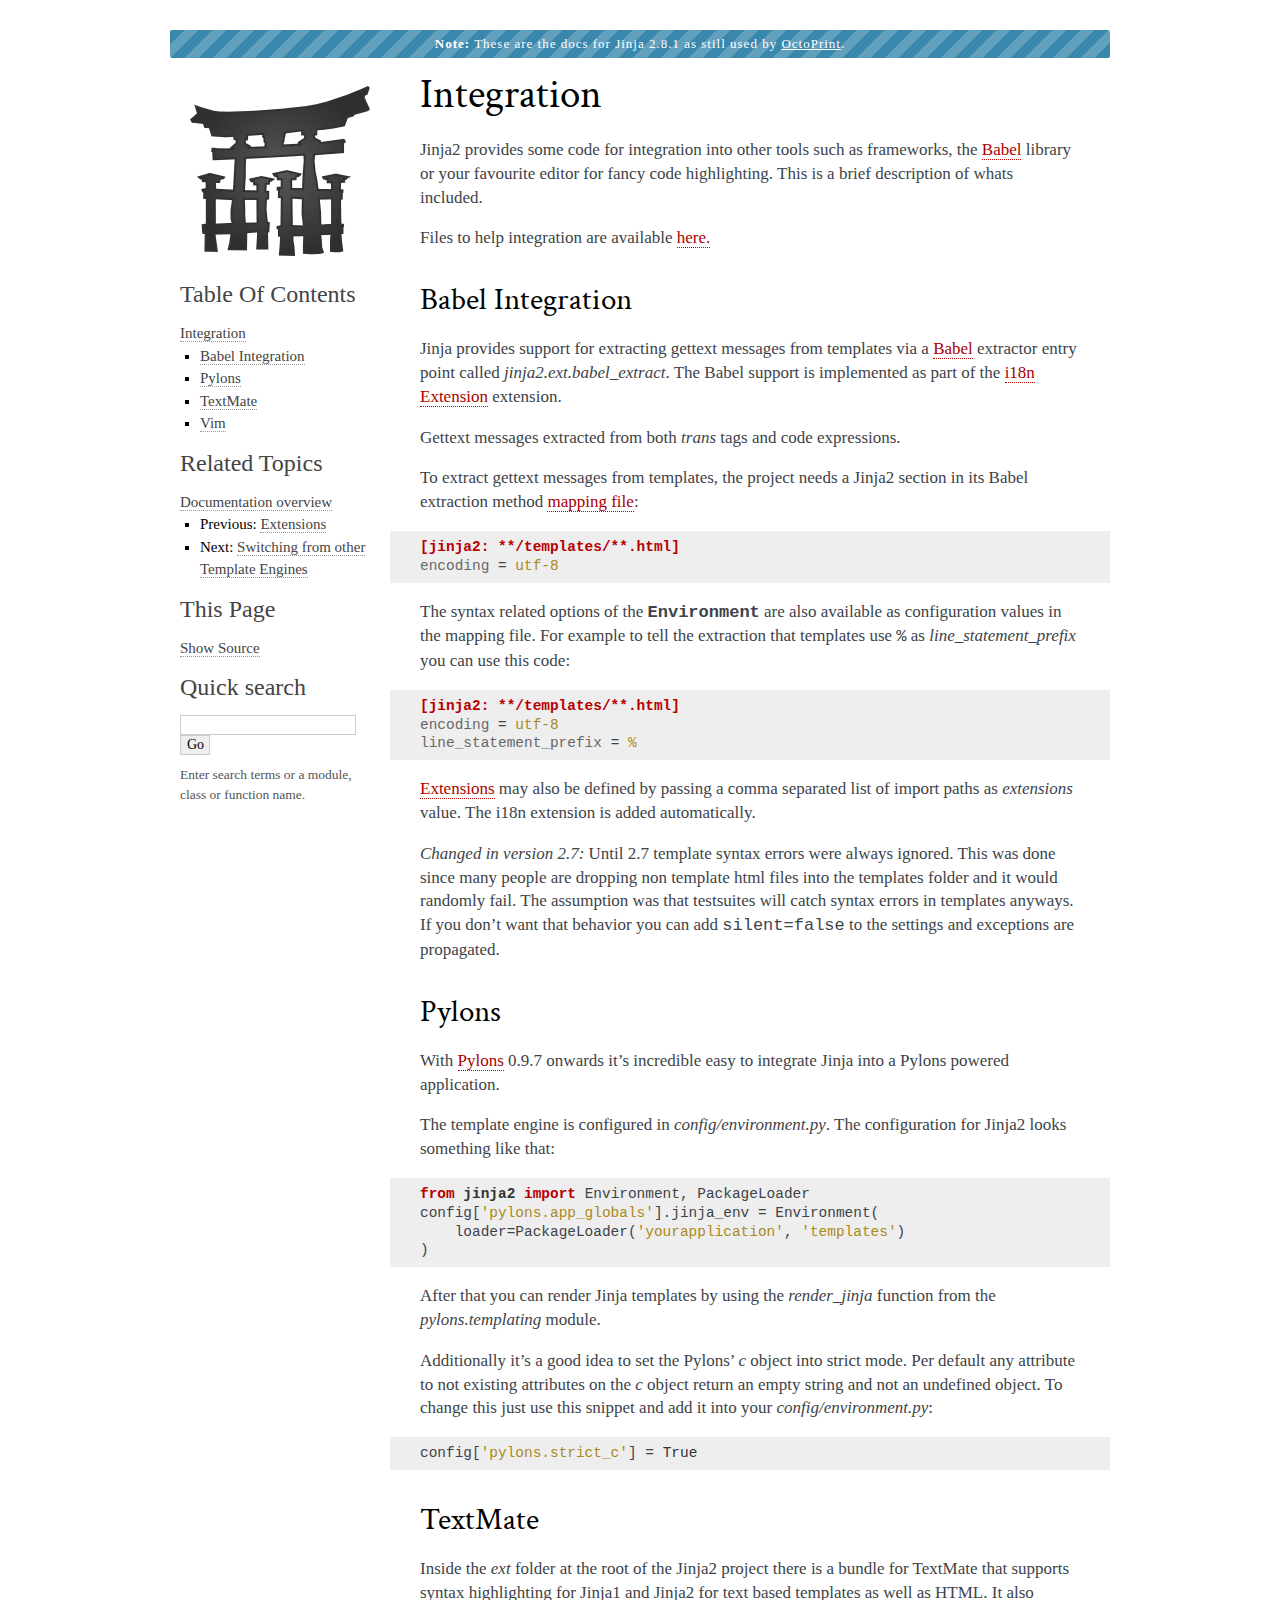
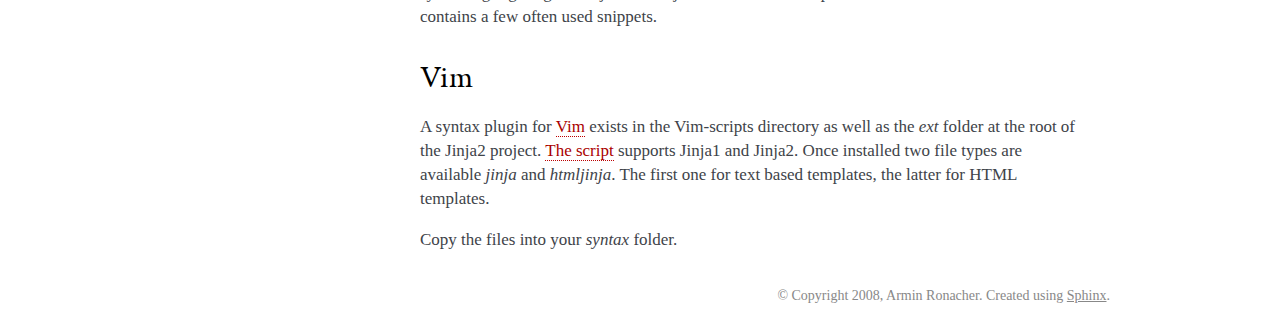
<file: integration.html>
<!DOCTYPE html PUBLIC "-//W3C//DTD XHTML 1.0 Transitional//EN"
  "http://www.w3.org/TR/xhtml1/DTD/xhtml1-transitional.dtd">


<html xmlns="http://www.w3.org/1999/xhtml">
  <head>
    <meta http-equiv="Content-Type" content="text/html; charset=utf-8" />
    
    <title>Integration &mdash; Jinja2 2.8 documentation</title>
    
    <link rel="stylesheet" href="_static/jinja.css" type="text/css" />
    <link rel="stylesheet" href="_static/pygments.css" type="text/css" />
    
    <script type="text/javascript">
      var DOCUMENTATION_OPTIONS = {
        URL_ROOT:    './',
        VERSION:     '2.8',
        COLLAPSE_INDEX: false,
        FILE_SUFFIX: '.html',
        HAS_SOURCE:  true
      };
    </script>
    <script type="text/javascript" src="_static/jquery.js"></script>
    <script type="text/javascript" src="_static/underscore.js"></script>
    <script type="text/javascript" src="_static/doctools.js"></script>
    <link rel="top" title="Jinja2 2.8 documentation" href="index.html" />
    <link rel="next" title="Switching from other Template Engines" href="switching.html" />
    <link rel="prev" title="Extensions" href="extensions.html" /> 
  </head>
  <body role="document">
    <div class="related" role="navigation" aria-label="related navigation">
      <h3>Navigation</h3>
      <ul>
        <li class="right" style="margin-right: 10px">
          <a href="genindex.html" title="General Index"
             accesskey="I">index</a></li>
        <li class="right" >
          <a href="switching.html" title="Switching from other Template Engines"
             accesskey="N">next</a> |</li>
        <li class="right" >
          <a href="extensions.html" title="Extensions"
             accesskey="P">previous</a> |</li>
        <li class="nav-item nav-item-0"><a href="index.html">Jinja2 2.8 documentation</a> &raquo;</li> 
      </ul>
    </div>  

    <div class="document">
    <p class=version-note>
      <strong>Note:</strong> 
      These are the docs for Jinja 2.8.1 as still used by <a href="http://octoprint.org">OctoPrint</a>.
    </p>
    
      <div class="documentwrapper">
        <div class="bodywrapper">
          <div class="body" role="main">
            
  <div class="section" id="integration">
<h1>Integration<a class="headerlink" href="#integration" title="Permalink to this headline">¶</a></h1>
<p>Jinja2 provides some code for integration into other tools such as frameworks,
the <a class="reference external" href="http://babel.edgewall.org/">Babel</a> library or your favourite editor for fancy code highlighting.
This is a brief description of whats included.</p>
<p>Files to help integration are available
<a class="reference external" href="https://github.com/mitsuhiko/jinja2/tree/master/ext">here.</a></p>
<div class="section" id="babel-integration">
<span id="id1"></span><h2>Babel Integration<a class="headerlink" href="#babel-integration" title="Permalink to this headline">¶</a></h2>
<p>Jinja provides support for extracting gettext messages from templates via a
<a class="reference external" href="http://babel.edgewall.org/">Babel</a> extractor entry point called <cite>jinja2.ext.babel_extract</cite>.  The Babel
support is implemented as part of the <a class="reference internal" href="extensions.html#i18n-extension"><span>i18n Extension</span></a> extension.</p>
<p>Gettext messages extracted from both <cite>trans</cite> tags and code expressions.</p>
<p>To extract gettext messages from templates, the project needs a Jinja2 section
in its Babel extraction method <a class="reference external" href="http://babel.edgewall.org/wiki/Documentation/messages.html#extraction-method-mapping-and-configuration">mapping file</a>:</p>
<div class="highlight-ini"><div class="highlight"><pre><span class="k">[jinja2: **/templates/**.html]</span>
<span class="na">encoding</span> <span class="o">=</span> <span class="s">utf-8</span>
</pre></div>
</div>
<p>The syntax related options of the <code class="xref py py-class docutils literal"><span class="pre">Environment</span></code> are also available as
configuration values in the mapping file.  For example to tell the extraction
that templates use <code class="docutils literal"><span class="pre">%</span></code> as <cite>line_statement_prefix</cite> you can use this code:</p>
<div class="highlight-ini"><div class="highlight"><pre><span class="k">[jinja2: **/templates/**.html]</span>
<span class="na">encoding</span> <span class="o">=</span> <span class="s">utf-8</span>
<span class="na">line_statement_prefix</span> <span class="o">=</span> <span class="s">%</span>
</pre></div>
</div>
<p><a class="reference internal" href="extensions.html#jinja-extensions"><span>Extensions</span></a> may also be defined by passing a comma separated list
of import paths as <cite>extensions</cite> value.  The i18n extension is added
automatically.</p>
<div class="versionchanged">
<p><span class="versionmodified">Changed in version 2.7: </span>Until 2.7 template syntax errors were always ignored.  This was done
since many people are dropping non template html files into the
templates folder and it would randomly fail.  The assumption was that
testsuites will catch syntax errors in templates anyways.  If you don&#8217;t
want that behavior you can add <code class="docutils literal"><span class="pre">silent=false</span></code> to the settings and
exceptions are propagated.</p>
</div>
</div>
<div class="section" id="pylons">
<h2>Pylons<a class="headerlink" href="#pylons" title="Permalink to this headline">¶</a></h2>
<p>With <a class="reference external" href="http://www.pylonshq.com/">Pylons</a> 0.9.7 onwards it&#8217;s incredible easy to integrate Jinja into a
Pylons powered application.</p>
<p>The template engine is configured in <cite>config/environment.py</cite>.  The configuration
for Jinja2 looks something like that:</p>
<div class="highlight-python"><div class="highlight"><pre><span class="kn">from</span> <span class="nn">jinja2</span> <span class="kn">import</span> <span class="n">Environment</span><span class="p">,</span> <span class="n">PackageLoader</span>
<span class="n">config</span><span class="p">[</span><span class="s1">&#39;pylons.app_globals&#39;</span><span class="p">]</span><span class="o">.</span><span class="n">jinja_env</span> <span class="o">=</span> <span class="n">Environment</span><span class="p">(</span>
    <span class="n">loader</span><span class="o">=</span><span class="n">PackageLoader</span><span class="p">(</span><span class="s1">&#39;yourapplication&#39;</span><span class="p">,</span> <span class="s1">&#39;templates&#39;</span><span class="p">)</span>
<span class="p">)</span>
</pre></div>
</div>
<p>After that you can render Jinja templates by using the <cite>render_jinja</cite> function
from the <cite>pylons.templating</cite> module.</p>
<p>Additionally it&#8217;s a good idea to set the Pylons&#8217; <cite>c</cite> object into strict mode.
Per default any attribute to not existing attributes on the <cite>c</cite> object return
an empty string and not an undefined object.  To change this just use this
snippet and add it into your <cite>config/environment.py</cite>:</p>
<div class="highlight-python"><div class="highlight"><pre><span class="n">config</span><span class="p">[</span><span class="s1">&#39;pylons.strict_c&#39;</span><span class="p">]</span> <span class="o">=</span> <span class="bp">True</span>
</pre></div>
</div>
</div>
<div class="section" id="textmate">
<h2>TextMate<a class="headerlink" href="#textmate" title="Permalink to this headline">¶</a></h2>
<p>Inside the <cite>ext</cite> folder at the root of the Jinja2 project there is a bundle for
TextMate that supports syntax highlighting for Jinja1 and Jinja2 for text based
templates as well as HTML.  It also contains a few often used snippets.</p>
</div>
<div class="section" id="vim">
<h2>Vim<a class="headerlink" href="#vim" title="Permalink to this headline">¶</a></h2>
<p>A syntax plugin for <a class="reference external" href="http://www.vim.org/">Vim</a> exists in the Vim-scripts directory as well as the
<cite>ext</cite> folder at the root of the Jinja2 project.  <a class="reference external" href="http://www.vim.org/scripts/script.php?script_id=1856">The script</a> supports Jinja1 and
Jinja2.  Once installed two file types are available <cite>jinja</cite> and <cite>htmljinja</cite>.
The first one for text based templates, the latter for HTML templates.</p>
<p>Copy the files into your <cite>syntax</cite> folder.</p>
</div>
</div>


          </div>
        </div>
      </div> 

      <div class="sphinxsidebar" role="navigation" aria-label="main navigation">
        <div class="sphinxsidebarwrapper"><p class="logo"><a href="index.html">
  <img class="logo" src="_static/jinja-small.png" alt="Logo"/>
</a></p>
  <h3><a href="index.html">Table Of Contents</a></h3>
  <ul>
<li><a class="reference internal" href="#">Integration</a><ul>
<li><a class="reference internal" href="#babel-integration">Babel Integration</a></li>
<li><a class="reference internal" href="#pylons">Pylons</a></li>
<li><a class="reference internal" href="#textmate">TextMate</a></li>
<li><a class="reference internal" href="#vim">Vim</a></li>
</ul>
</li>
</ul>
<h3>Related Topics</h3>
<ul>
  <li><a href="index.html">Documentation overview</a><ul>
      <li>Previous: <a href="extensions.html" title="previous chapter">Extensions</a></li>
      <li>Next: <a href="switching.html" title="next chapter">Switching from other Template Engines</a></li>
  </ul></li>
</ul>
  <div role="note" aria-label="source link">
    <h3>This Page</h3>
    <ul class="this-page-menu">
      <li><a href="_sources/integration.txt"
            rel="nofollow">Show Source</a></li>
    </ul>
   </div>
<div id="searchbox" style="display: none" role="search">
  <h3>Quick search</h3>
    <form class="search" action="search.html" method="get">
      <input type="text" name="q" />
      <input type="submit" value="Go" />
      <input type="hidden" name="check_keywords" value="yes" />
      <input type="hidden" name="area" value="default" />
    </form>
    <p class="searchtip" style="font-size: 90%">
    Enter search terms or a module, class or function name.
    </p>
</div>
<script type="text/javascript">$('#searchbox').show(0);</script>
        </div>
      </div>
      <div class="clearer"></div>
    </div>
    <div class="footer">
      &copy; Copyright 2008, Armin Ronacher.
      Created using <a href="http://sphinx.pocoo.org/">Sphinx</a>.
    </div>
  </body>
</html>
</file>
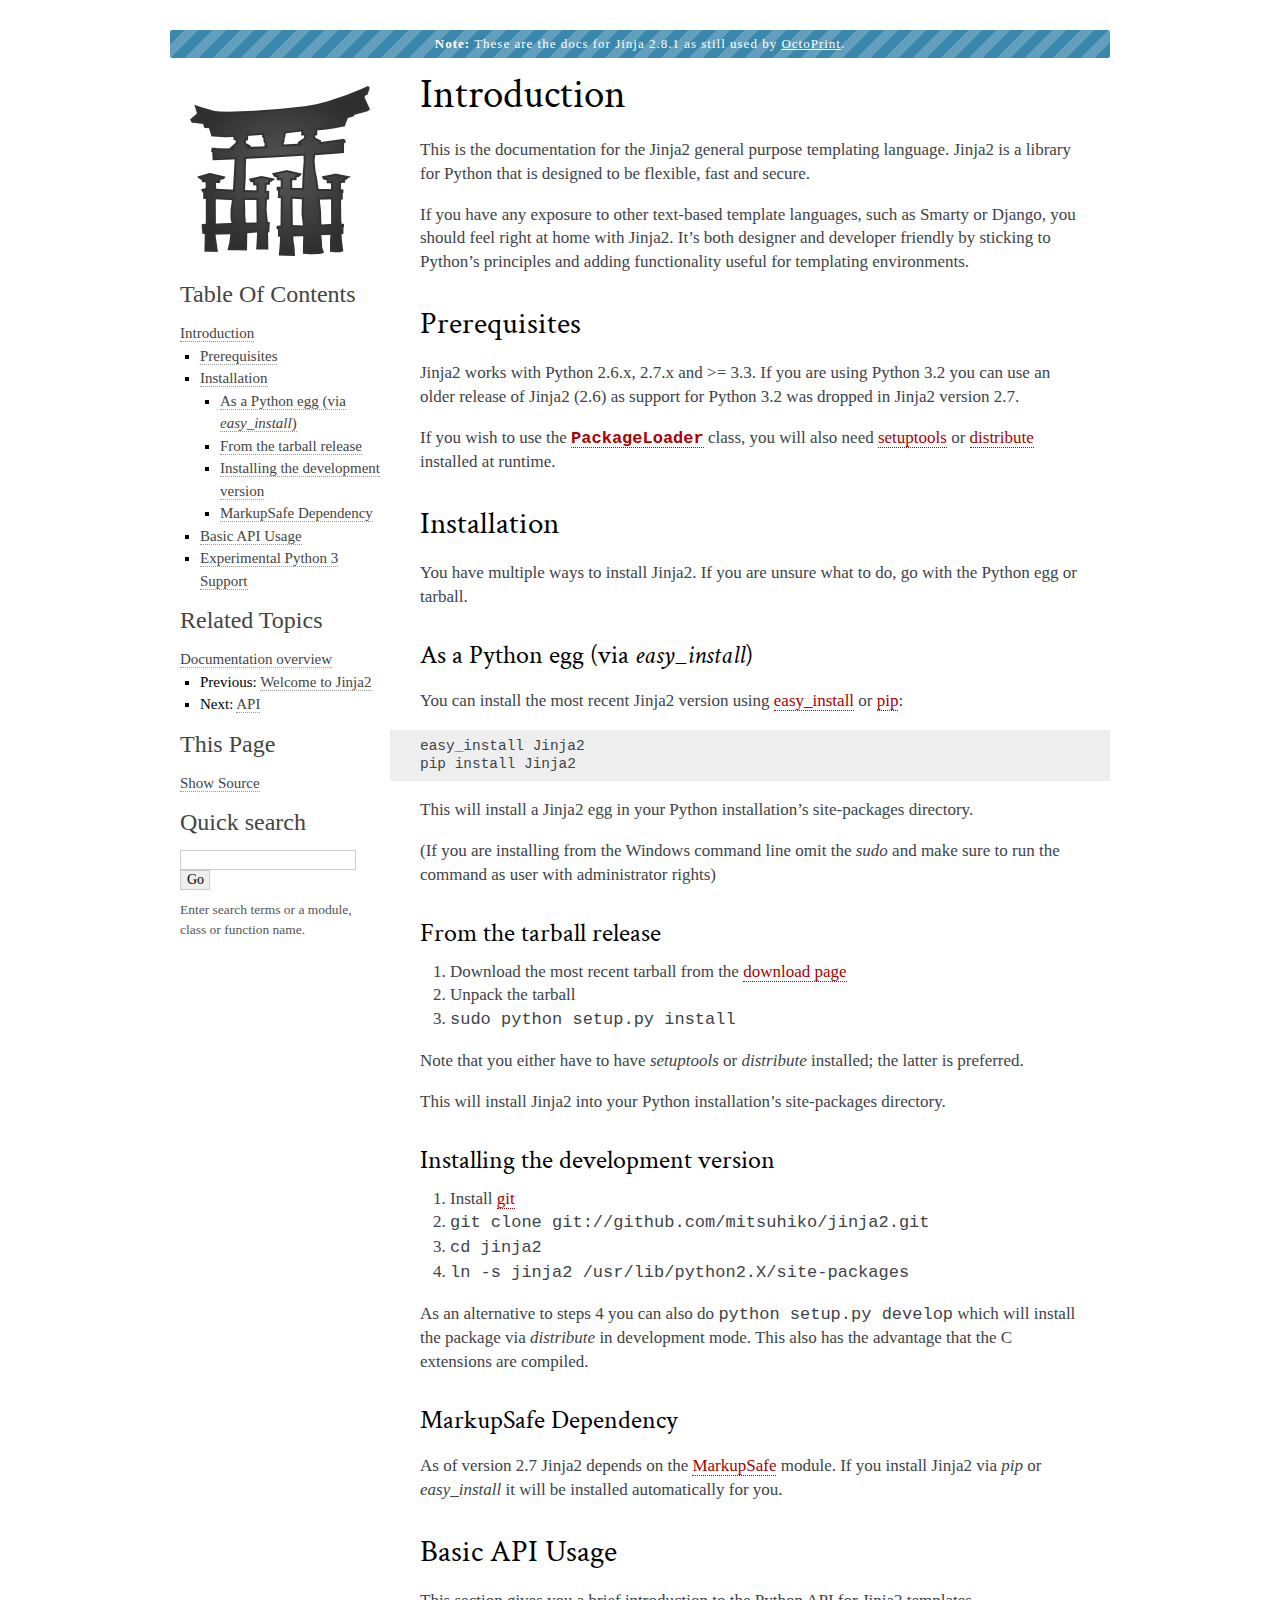
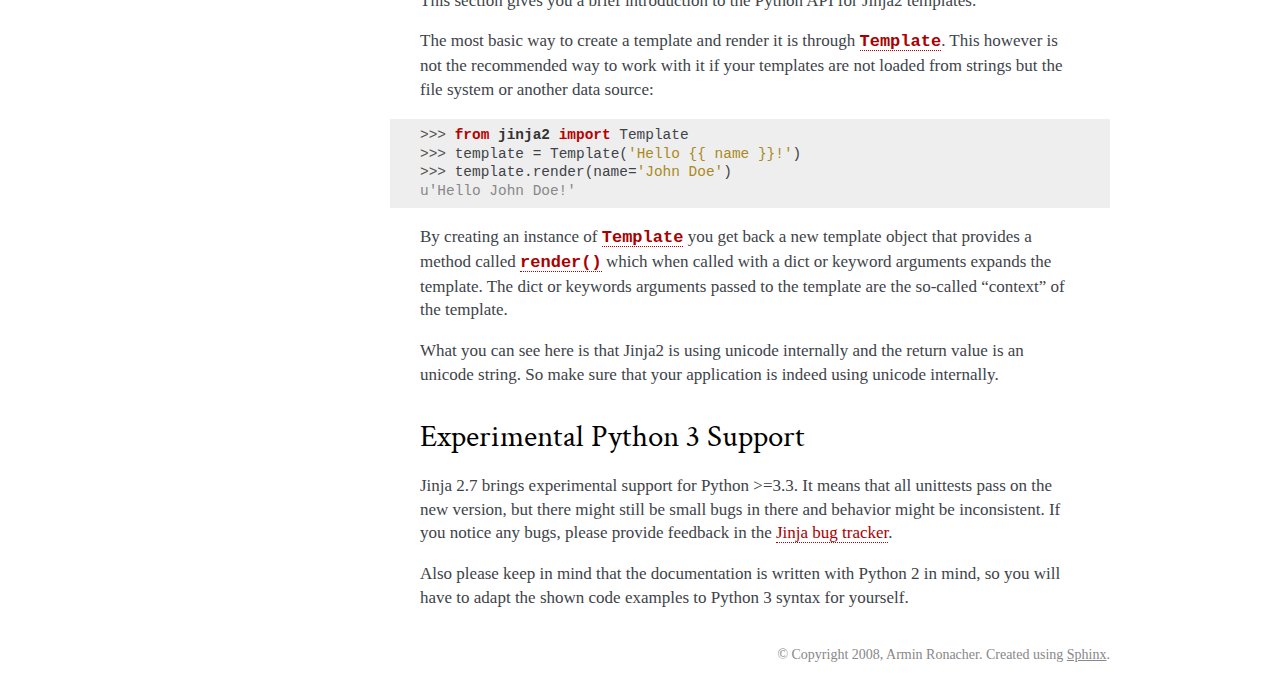
<file: intro.html>
<!DOCTYPE html PUBLIC "-//W3C//DTD XHTML 1.0 Transitional//EN"
  "http://www.w3.org/TR/xhtml1/DTD/xhtml1-transitional.dtd">


<html xmlns="http://www.w3.org/1999/xhtml">
  <head>
    <meta http-equiv="Content-Type" content="text/html; charset=utf-8" />
    
    <title>Introduction &mdash; Jinja2 2.8 documentation</title>
    
    <link rel="stylesheet" href="_static/jinja.css" type="text/css" />
    <link rel="stylesheet" href="_static/pygments.css" type="text/css" />
    
    <script type="text/javascript">
      var DOCUMENTATION_OPTIONS = {
        URL_ROOT:    './',
        VERSION:     '2.8',
        COLLAPSE_INDEX: false,
        FILE_SUFFIX: '.html',
        HAS_SOURCE:  true
      };
    </script>
    <script type="text/javascript" src="_static/jquery.js"></script>
    <script type="text/javascript" src="_static/underscore.js"></script>
    <script type="text/javascript" src="_static/doctools.js"></script>
    <link rel="top" title="Jinja2 2.8 documentation" href="index.html" />
    <link rel="next" title="API" href="api.html" />
    <link rel="prev" title="Welcome to Jinja2" href="index.html" /> 
  </head>
  <body role="document">
    <div class="related" role="navigation" aria-label="related navigation">
      <h3>Navigation</h3>
      <ul>
        <li class="right" style="margin-right: 10px">
          <a href="genindex.html" title="General Index"
             accesskey="I">index</a></li>
        <li class="right" >
          <a href="api.html" title="API"
             accesskey="N">next</a> |</li>
        <li class="right" >
          <a href="index.html" title="Welcome to Jinja2"
             accesskey="P">previous</a> |</li>
        <li class="nav-item nav-item-0"><a href="index.html">Jinja2 2.8 documentation</a> &raquo;</li> 
      </ul>
    </div>  

    <div class="document">
    <p class=version-note>
      <strong>Note:</strong> 
      These are the docs for Jinja 2.8.1 as still used by <a href="http://octoprint.org">OctoPrint</a>.
    </p>
    
      <div class="documentwrapper">
        <div class="bodywrapper">
          <div class="body" role="main">
            
  <div class="section" id="introduction">
<h1>Introduction<a class="headerlink" href="#introduction" title="Permalink to this headline">¶</a></h1>
<p>This is the documentation for the Jinja2 general purpose templating language.
Jinja2 is a library for Python that is designed to be flexible, fast and secure.</p>
<p>If you have any exposure to other text-based template languages, such as Smarty or
Django, you should feel right at home with Jinja2.  It&#8217;s both designer and
developer friendly by sticking to Python&#8217;s principles and adding functionality
useful for templating environments.</p>
<div class="section" id="prerequisites">
<h2>Prerequisites<a class="headerlink" href="#prerequisites" title="Permalink to this headline">¶</a></h2>
<p>Jinja2 works with Python 2.6.x, 2.7.x and &gt;= 3.3.  If you are using Python
3.2 you can use an older release of Jinja2 (2.6) as support for Python 3.2
was dropped in Jinja2 version 2.7.</p>
<p>If you wish to use the <a class="reference internal" href="api.html#jinja2.PackageLoader" title="jinja2.PackageLoader"><code class="xref py py-class docutils literal"><span class="pre">PackageLoader</span></code></a> class, you will also
need <a class="reference external" href="http://peak.telecommunity.com/DevCenter/setuptools">setuptools</a> or <a class="reference external" href="http://pypi.python.org/pypi/distribute">distribute</a> installed at runtime.</p>
</div>
<div class="section" id="installation">
<h2>Installation<a class="headerlink" href="#installation" title="Permalink to this headline">¶</a></h2>
<p>You have multiple ways to install Jinja2.  If you are unsure what to do, go
with the Python egg or tarball.</p>
<div class="section" id="as-a-python-egg-via-easy-install">
<h3>As a Python egg (via <cite>easy_install</cite>)<a class="headerlink" href="#as-a-python-egg-via-easy-install" title="Permalink to this headline">¶</a></h3>
<p>You can install the most recent Jinja2 version using <a class="reference external" href="http://peak.telecommunity.com/DevCenter/EasyInstall">easy_install</a> or <a class="reference external" href="http://pypi.python.org/pypi/pip">pip</a>:</p>
<div class="highlight-python"><div class="highlight"><pre>easy_install Jinja2
pip install Jinja2
</pre></div>
</div>
<p>This will install a Jinja2 egg in your Python installation&#8217;s site-packages
directory.</p>
<p>(If you are installing from the Windows command line omit the <cite>sudo</cite> and make
sure to run the command as user with administrator rights)</p>
</div>
<div class="section" id="from-the-tarball-release">
<h3>From the tarball release<a class="headerlink" href="#from-the-tarball-release" title="Permalink to this headline">¶</a></h3>
<ol class="arabic simple">
<li>Download the most recent tarball from the <a class="reference external" href="http://pypi.python.org/pypi/Jinja2">download page</a></li>
<li>Unpack the tarball</li>
<li><code class="docutils literal"><span class="pre">sudo</span> <span class="pre">python</span> <span class="pre">setup.py</span> <span class="pre">install</span></code></li>
</ol>
<p>Note that you either have to have <cite>setuptools</cite> or <cite>distribute</cite> installed;
the latter is preferred.</p>
<p>This will install Jinja2 into your Python installation&#8217;s site-packages directory.</p>
</div>
<div class="section" id="installing-the-development-version">
<h3>Installing the development version<a class="headerlink" href="#installing-the-development-version" title="Permalink to this headline">¶</a></h3>
<ol class="arabic simple">
<li>Install <a class="reference external" href="http://git-scm.org/">git</a></li>
<li><code class="docutils literal"><span class="pre">git</span> <span class="pre">clone</span> <span class="pre">git://github.com/mitsuhiko/jinja2.git</span></code></li>
<li><code class="docutils literal"><span class="pre">cd</span> <span class="pre">jinja2</span></code></li>
<li><code class="docutils literal"><span class="pre">ln</span> <span class="pre">-s</span> <span class="pre">jinja2</span> <span class="pre">/usr/lib/python2.X/site-packages</span></code></li>
</ol>
<p>As an alternative to steps 4 you can also do <code class="docutils literal"><span class="pre">python</span> <span class="pre">setup.py</span> <span class="pre">develop</span></code>
which will install the package via <cite>distribute</cite> in development mode.  This also
has the advantage that the C extensions are compiled.</p>
</div>
<div class="section" id="markupsafe-dependency">
<h3>MarkupSafe Dependency<a class="headerlink" href="#markupsafe-dependency" title="Permalink to this headline">¶</a></h3>
<p>As of version 2.7 Jinja2 depends on the <a class="reference external" href="http://pypi.python.org/pypi/MarkupSafe">MarkupSafe</a> module.  If you
install Jinja2 via <cite>pip</cite> or <cite>easy_install</cite> it will be installed
automatically for you.</p>
</div>
</div>
<div class="section" id="basic-api-usage">
<h2>Basic API Usage<a class="headerlink" href="#basic-api-usage" title="Permalink to this headline">¶</a></h2>
<p>This section gives you a brief introduction to the Python API for Jinja2
templates.</p>
<p>The most basic way to create a template and render it is through
<a class="reference internal" href="api.html#jinja2.Template" title="jinja2.Template"><code class="xref py py-class docutils literal"><span class="pre">Template</span></code></a>.  This however is not the recommended way to
work with it if your templates are not loaded from strings but the file
system or another data source:</p>
<div class="highlight-python"><div class="highlight"><pre><span class="gp">&gt;&gt;&gt; </span><span class="kn">from</span> <span class="nn">jinja2</span> <span class="kn">import</span> <span class="n">Template</span>
<span class="gp">&gt;&gt;&gt; </span><span class="n">template</span> <span class="o">=</span> <span class="n">Template</span><span class="p">(</span><span class="s1">&#39;Hello {{ name }}!&#39;</span><span class="p">)</span>
<span class="gp">&gt;&gt;&gt; </span><span class="n">template</span><span class="o">.</span><span class="n">render</span><span class="p">(</span><span class="n">name</span><span class="o">=</span><span class="s1">&#39;John Doe&#39;</span><span class="p">)</span>
<span class="go">u&#39;Hello John Doe!&#39;</span>
</pre></div>
</div>
<p>By creating an instance of <a class="reference internal" href="api.html#jinja2.Template" title="jinja2.Template"><code class="xref py py-class docutils literal"><span class="pre">Template</span></code></a> you get back a new template
object that provides a method called <a class="reference internal" href="api.html#jinja2.Template.render" title="jinja2.Template.render"><code class="xref py py-meth docutils literal"><span class="pre">render()</span></code></a> which when
called with a dict or keyword arguments expands the template.  The dict
or keywords arguments passed to the template are the so-called &#8220;context&#8221;
of the template.</p>
<p>What you can see here is that Jinja2 is using unicode internally and the
return value is an unicode string.  So make sure that your application is
indeed using unicode internally.</p>
</div>
<div class="section" id="experimental-python-3-support">
<h2>Experimental Python 3 Support<a class="headerlink" href="#experimental-python-3-support" title="Permalink to this headline">¶</a></h2>
<p>Jinja 2.7 brings experimental support for Python &gt;=3.3.  It means that all
unittests pass on the new version, but there might still be small bugs in
there and behavior might be inconsistent.  If you notice any bugs, please
provide feedback in the <a class="reference external" href="http://github.com/mitsuhiko/jinja2/issues">Jinja bug tracker</a>.</p>
<p>Also please keep in mind that the documentation is written with Python 2
in mind, so you will have to adapt the shown code examples to Python 3 syntax
for yourself.</p>
</div>
</div>


          </div>
        </div>
      </div> 

      <div class="sphinxsidebar" role="navigation" aria-label="main navigation">
        <div class="sphinxsidebarwrapper"><p class="logo"><a href="index.html">
  <img class="logo" src="_static/jinja-small.png" alt="Logo"/>
</a></p>
  <h3><a href="index.html">Table Of Contents</a></h3>
  <ul>
<li><a class="reference internal" href="#">Introduction</a><ul>
<li><a class="reference internal" href="#prerequisites">Prerequisites</a></li>
<li><a class="reference internal" href="#installation">Installation</a><ul>
<li><a class="reference internal" href="#as-a-python-egg-via-easy-install">As a Python egg (via <cite>easy_install</cite>)</a></li>
<li><a class="reference internal" href="#from-the-tarball-release">From the tarball release</a></li>
<li><a class="reference internal" href="#installing-the-development-version">Installing the development version</a></li>
<li><a class="reference internal" href="#markupsafe-dependency">MarkupSafe Dependency</a></li>
</ul>
</li>
<li><a class="reference internal" href="#basic-api-usage">Basic API Usage</a></li>
<li><a class="reference internal" href="#experimental-python-3-support">Experimental Python 3 Support</a></li>
</ul>
</li>
</ul>
<h3>Related Topics</h3>
<ul>
  <li><a href="index.html">Documentation overview</a><ul>
      <li>Previous: <a href="index.html" title="previous chapter">Welcome to Jinja2</a></li>
      <li>Next: <a href="api.html" title="next chapter">API</a></li>
  </ul></li>
</ul>
  <div role="note" aria-label="source link">
    <h3>This Page</h3>
    <ul class="this-page-menu">
      <li><a href="_sources/intro.txt"
            rel="nofollow">Show Source</a></li>
    </ul>
   </div>
<div id="searchbox" style="display: none" role="search">
  <h3>Quick search</h3>
    <form class="search" action="search.html" method="get">
      <input type="text" name="q" />
      <input type="submit" value="Go" />
      <input type="hidden" name="check_keywords" value="yes" />
      <input type="hidden" name="area" value="default" />
    </form>
    <p class="searchtip" style="font-size: 90%">
    Enter search terms or a module, class or function name.
    </p>
</div>
<script type="text/javascript">$('#searchbox').show(0);</script>
        </div>
      </div>
      <div class="clearer"></div>
    </div>
    <div class="footer">
      &copy; Copyright 2008, Armin Ronacher.
      Created using <a href="http://sphinx.pocoo.org/">Sphinx</a>.
    </div>
  </body>
</html>
</file>
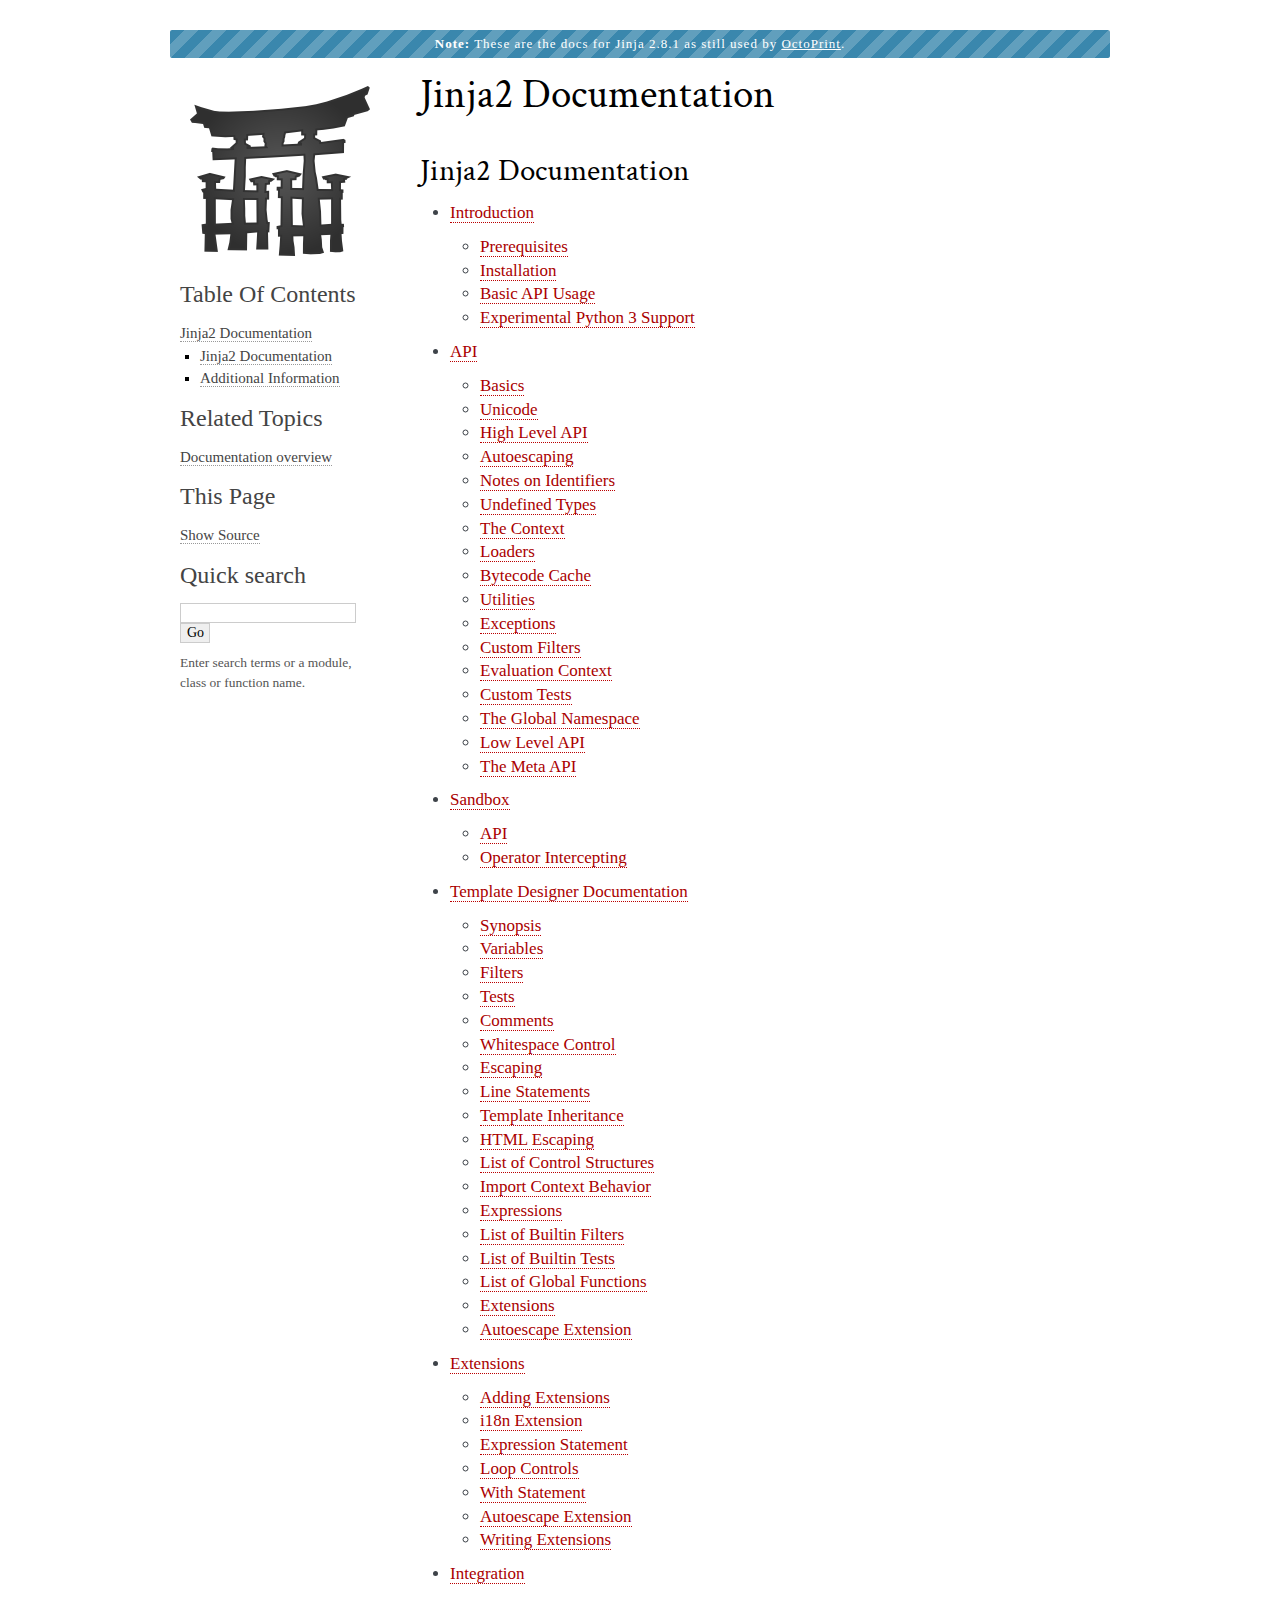
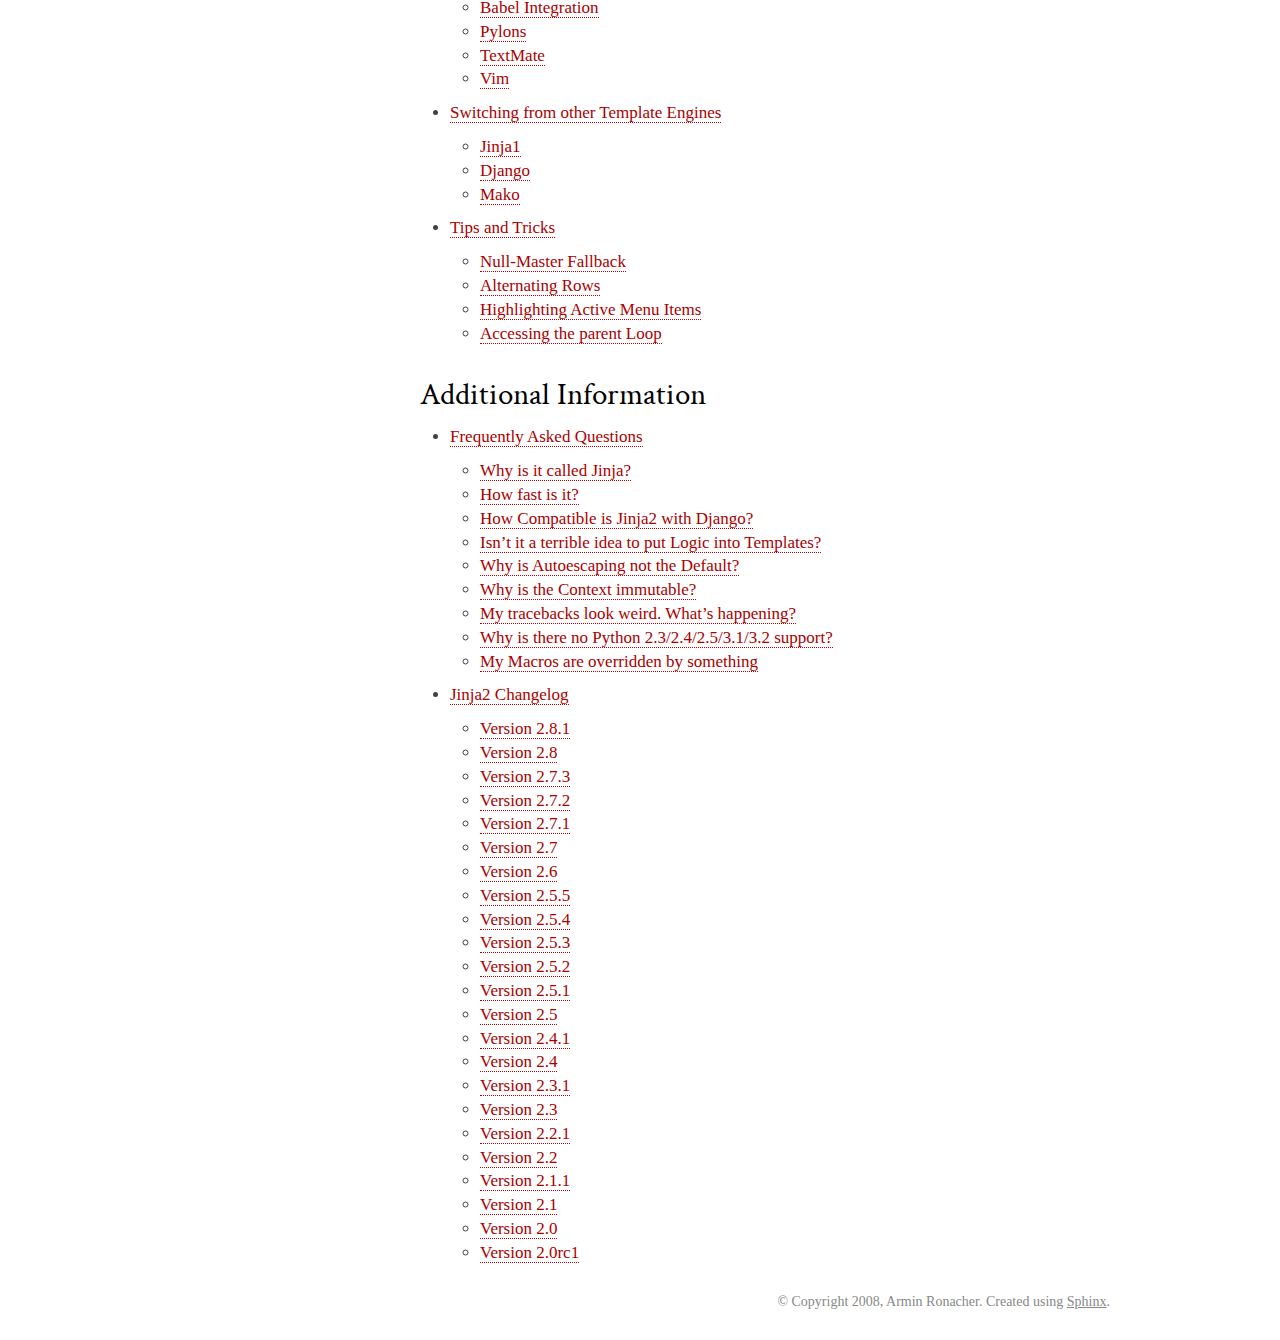
<file: latexindex.html>
<!DOCTYPE html PUBLIC "-//W3C//DTD XHTML 1.0 Transitional//EN"
  "http://www.w3.org/TR/xhtml1/DTD/xhtml1-transitional.dtd">


<html xmlns="http://www.w3.org/1999/xhtml">
  <head>
    <meta http-equiv="Content-Type" content="text/html; charset=utf-8" />
    
    <title>Jinja2 Documentation &mdash; Jinja2 2.8 documentation</title>
    
    <link rel="stylesheet" href="_static/jinja.css" type="text/css" />
    <link rel="stylesheet" href="_static/pygments.css" type="text/css" />
    
    <script type="text/javascript">
      var DOCUMENTATION_OPTIONS = {
        URL_ROOT:    './',
        VERSION:     '2.8',
        COLLAPSE_INDEX: false,
        FILE_SUFFIX: '.html',
        HAS_SOURCE:  true
      };
    </script>
    <script type="text/javascript" src="_static/jquery.js"></script>
    <script type="text/javascript" src="_static/underscore.js"></script>
    <script type="text/javascript" src="_static/doctools.js"></script>
    <link rel="top" title="Jinja2 2.8 documentation" href="index.html" /> 
  </head>
  <body role="document">
    <div class="related" role="navigation" aria-label="related navigation">
      <h3>Navigation</h3>
      <ul>
        <li class="right" style="margin-right: 10px">
          <a href="genindex.html" title="General Index"
             accesskey="I">index</a></li>
        <li class="nav-item nav-item-0"><a href="index.html">Jinja2 2.8 documentation</a> &raquo;</li> 
      </ul>
    </div>  

    <div class="document">
    <p class=version-note>
      <strong>Note:</strong> 
      These are the docs for Jinja 2.8.1 as still used by <a href="http://octoprint.org">OctoPrint</a>.
    </p>
    
      <div class="documentwrapper">
        <div class="bodywrapper">
          <div class="body" role="main">
            
  <div class="section" id="jinja2-documentation">
<h1>Jinja2 Documentation<a class="headerlink" href="#jinja2-documentation" title="Permalink to this headline">¶</a></h1>
<div class="section" id="id1">
<h2>Jinja2 Documentation<a class="headerlink" href="#id1" title="Permalink to this headline">¶</a></h2>
<div class="toctree-wrapper compound">
<ul>
<li class="toctree-l1"><a class="reference internal" href="intro.html">Introduction</a><ul>
<li class="toctree-l2"><a class="reference internal" href="intro.html#prerequisites">Prerequisites</a></li>
<li class="toctree-l2"><a class="reference internal" href="intro.html#installation">Installation</a></li>
<li class="toctree-l2"><a class="reference internal" href="intro.html#basic-api-usage">Basic API Usage</a></li>
<li class="toctree-l2"><a class="reference internal" href="intro.html#experimental-python-3-support">Experimental Python 3 Support</a></li>
</ul>
</li>
<li class="toctree-l1"><a class="reference internal" href="api.html">API</a><ul>
<li class="toctree-l2"><a class="reference internal" href="api.html#basics">Basics</a></li>
<li class="toctree-l2"><a class="reference internal" href="api.html#unicode">Unicode</a></li>
<li class="toctree-l2"><a class="reference internal" href="api.html#high-level-api">High Level API</a></li>
<li class="toctree-l2"><a class="reference internal" href="api.html#autoescaping">Autoescaping</a></li>
<li class="toctree-l2"><a class="reference internal" href="api.html#notes-on-identifiers">Notes on Identifiers</a></li>
<li class="toctree-l2"><a class="reference internal" href="api.html#undefined-types">Undefined Types</a></li>
<li class="toctree-l2"><a class="reference internal" href="api.html#the-context">The Context</a></li>
<li class="toctree-l2"><a class="reference internal" href="api.html#loaders">Loaders</a></li>
<li class="toctree-l2"><a class="reference internal" href="api.html#bytecode-cache">Bytecode Cache</a></li>
<li class="toctree-l2"><a class="reference internal" href="api.html#utilities">Utilities</a></li>
<li class="toctree-l2"><a class="reference internal" href="api.html#exceptions">Exceptions</a></li>
<li class="toctree-l2"><a class="reference internal" href="api.html#custom-filters">Custom Filters</a></li>
<li class="toctree-l2"><a class="reference internal" href="api.html#evaluation-context">Evaluation Context</a></li>
<li class="toctree-l2"><a class="reference internal" href="api.html#custom-tests">Custom Tests</a></li>
<li class="toctree-l2"><a class="reference internal" href="api.html#the-global-namespace">The Global Namespace</a></li>
<li class="toctree-l2"><a class="reference internal" href="api.html#low-level-api">Low Level API</a></li>
<li class="toctree-l2"><a class="reference internal" href="api.html#the-meta-api">The Meta API</a></li>
</ul>
</li>
<li class="toctree-l1"><a class="reference internal" href="sandbox.html">Sandbox</a><ul>
<li class="toctree-l2"><a class="reference internal" href="sandbox.html#module-jinja2.sandbox">API</a></li>
<li class="toctree-l2"><a class="reference internal" href="sandbox.html#operator-intercepting">Operator Intercepting</a></li>
</ul>
</li>
<li class="toctree-l1"><a class="reference internal" href="templates.html">Template Designer Documentation</a><ul>
<li class="toctree-l2"><a class="reference internal" href="templates.html#synopsis">Synopsis</a></li>
<li class="toctree-l2"><a class="reference internal" href="templates.html#variables">Variables</a></li>
<li class="toctree-l2"><a class="reference internal" href="templates.html#filters">Filters</a></li>
<li class="toctree-l2"><a class="reference internal" href="templates.html#tests">Tests</a></li>
<li class="toctree-l2"><a class="reference internal" href="templates.html#comments">Comments</a></li>
<li class="toctree-l2"><a class="reference internal" href="templates.html#whitespace-control">Whitespace Control</a></li>
<li class="toctree-l2"><a class="reference internal" href="templates.html#escaping">Escaping</a></li>
<li class="toctree-l2"><a class="reference internal" href="templates.html#line-statements">Line Statements</a></li>
<li class="toctree-l2"><a class="reference internal" href="templates.html#template-inheritance">Template Inheritance</a></li>
<li class="toctree-l2"><a class="reference internal" href="templates.html#html-escaping">HTML Escaping</a></li>
<li class="toctree-l2"><a class="reference internal" href="templates.html#list-of-control-structures">List of Control Structures</a></li>
<li class="toctree-l2"><a class="reference internal" href="templates.html#import-context-behavior">Import Context Behavior</a></li>
<li class="toctree-l2"><a class="reference internal" href="templates.html#expressions">Expressions</a></li>
<li class="toctree-l2"><a class="reference internal" href="templates.html#list-of-builtin-filters">List of Builtin Filters</a></li>
<li class="toctree-l2"><a class="reference internal" href="templates.html#list-of-builtin-tests">List of Builtin Tests</a></li>
<li class="toctree-l2"><a class="reference internal" href="templates.html#list-of-global-functions">List of Global Functions</a></li>
<li class="toctree-l2"><a class="reference internal" href="templates.html#extensions">Extensions</a></li>
<li class="toctree-l2"><a class="reference internal" href="templates.html#autoescape-extension">Autoescape Extension</a></li>
</ul>
</li>
<li class="toctree-l1"><a class="reference internal" href="extensions.html">Extensions</a><ul>
<li class="toctree-l2"><a class="reference internal" href="extensions.html#adding-extensions">Adding Extensions</a></li>
<li class="toctree-l2"><a class="reference internal" href="extensions.html#i18n-extension">i18n Extension</a></li>
<li class="toctree-l2"><a class="reference internal" href="extensions.html#expression-statement">Expression Statement</a></li>
<li class="toctree-l2"><a class="reference internal" href="extensions.html#loop-controls">Loop Controls</a></li>
<li class="toctree-l2"><a class="reference internal" href="extensions.html#with-statement">With Statement</a></li>
<li class="toctree-l2"><a class="reference internal" href="extensions.html#autoescape-extension">Autoescape Extension</a></li>
<li class="toctree-l2"><a class="reference internal" href="extensions.html#module-jinja2.ext">Writing Extensions</a></li>
</ul>
</li>
<li class="toctree-l1"><a class="reference internal" href="integration.html">Integration</a><ul>
<li class="toctree-l2"><a class="reference internal" href="integration.html#babel-integration">Babel Integration</a></li>
<li class="toctree-l2"><a class="reference internal" href="integration.html#pylons">Pylons</a></li>
<li class="toctree-l2"><a class="reference internal" href="integration.html#textmate">TextMate</a></li>
<li class="toctree-l2"><a class="reference internal" href="integration.html#vim">Vim</a></li>
</ul>
</li>
<li class="toctree-l1"><a class="reference internal" href="switching.html">Switching from other Template Engines</a><ul>
<li class="toctree-l2"><a class="reference internal" href="switching.html#jinja1">Jinja1</a></li>
<li class="toctree-l2"><a class="reference internal" href="switching.html#django">Django</a></li>
<li class="toctree-l2"><a class="reference internal" href="switching.html#mako">Mako</a></li>
</ul>
</li>
<li class="toctree-l1"><a class="reference internal" href="tricks.html">Tips and Tricks</a><ul>
<li class="toctree-l2"><a class="reference internal" href="tricks.html#null-master-fallback">Null-Master Fallback</a></li>
<li class="toctree-l2"><a class="reference internal" href="tricks.html#alternating-rows">Alternating Rows</a></li>
<li class="toctree-l2"><a class="reference internal" href="tricks.html#highlighting-active-menu-items">Highlighting Active Menu Items</a></li>
<li class="toctree-l2"><a class="reference internal" href="tricks.html#accessing-the-parent-loop">Accessing the parent Loop</a></li>
</ul>
</li>
</ul>
</div>
</div>
<div class="section" id="additional-information">
<h2>Additional Information<a class="headerlink" href="#additional-information" title="Permalink to this headline">¶</a></h2>
<div class="toctree-wrapper compound">
<ul>
<li class="toctree-l1"><a class="reference internal" href="faq.html">Frequently Asked Questions</a><ul>
<li class="toctree-l2"><a class="reference internal" href="faq.html#why-is-it-called-jinja">Why is it called Jinja?</a></li>
<li class="toctree-l2"><a class="reference internal" href="faq.html#how-fast-is-it">How fast is it?</a></li>
<li class="toctree-l2"><a class="reference internal" href="faq.html#how-compatible-is-jinja2-with-django">How Compatible is Jinja2 with Django?</a></li>
<li class="toctree-l2"><a class="reference internal" href="faq.html#isn-t-it-a-terrible-idea-to-put-logic-into-templates">Isn&#8217;t it a terrible idea to put Logic into Templates?</a></li>
<li class="toctree-l2"><a class="reference internal" href="faq.html#why-is-autoescaping-not-the-default">Why is Autoescaping not the Default?</a></li>
<li class="toctree-l2"><a class="reference internal" href="faq.html#why-is-the-context-immutable">Why is the Context immutable?</a></li>
<li class="toctree-l2"><a class="reference internal" href="faq.html#my-tracebacks-look-weird-what-s-happening">My tracebacks look weird.  What&#8217;s happening?</a></li>
<li class="toctree-l2"><a class="reference internal" href="faq.html#why-is-there-no-python-2-3-2-4-2-5-3-1-3-2-support">Why is there no Python 2.3/2.4/2.5/3.1/3.2 support?</a></li>
<li class="toctree-l2"><a class="reference internal" href="faq.html#my-macros-are-overridden-by-something">My Macros are overridden by something</a></li>
</ul>
</li>
<li class="toctree-l1"><a class="reference internal" href="changelog.html">Jinja2 Changelog</a><ul>
<li class="toctree-l2"><a class="reference internal" href="changelog.html#version-2-8-1">Version 2.8.1</a></li>
<li class="toctree-l2"><a class="reference internal" href="changelog.html#version-2-8">Version 2.8</a></li>
<li class="toctree-l2"><a class="reference internal" href="changelog.html#version-2-7-3">Version 2.7.3</a></li>
<li class="toctree-l2"><a class="reference internal" href="changelog.html#version-2-7-2">Version 2.7.2</a></li>
<li class="toctree-l2"><a class="reference internal" href="changelog.html#version-2-7-1">Version 2.7.1</a></li>
<li class="toctree-l2"><a class="reference internal" href="changelog.html#version-2-7">Version 2.7</a></li>
<li class="toctree-l2"><a class="reference internal" href="changelog.html#version-2-6">Version 2.6</a></li>
<li class="toctree-l2"><a class="reference internal" href="changelog.html#version-2-5-5">Version 2.5.5</a></li>
<li class="toctree-l2"><a class="reference internal" href="changelog.html#version-2-5-4">Version 2.5.4</a></li>
<li class="toctree-l2"><a class="reference internal" href="changelog.html#version-2-5-3">Version 2.5.3</a></li>
<li class="toctree-l2"><a class="reference internal" href="changelog.html#version-2-5-2">Version 2.5.2</a></li>
<li class="toctree-l2"><a class="reference internal" href="changelog.html#version-2-5-1">Version 2.5.1</a></li>
<li class="toctree-l2"><a class="reference internal" href="changelog.html#version-2-5">Version 2.5</a></li>
<li class="toctree-l2"><a class="reference internal" href="changelog.html#version-2-4-1">Version 2.4.1</a></li>
<li class="toctree-l2"><a class="reference internal" href="changelog.html#version-2-4">Version 2.4</a></li>
<li class="toctree-l2"><a class="reference internal" href="changelog.html#version-2-3-1">Version 2.3.1</a></li>
<li class="toctree-l2"><a class="reference internal" href="changelog.html#version-2-3">Version 2.3</a></li>
<li class="toctree-l2"><a class="reference internal" href="changelog.html#version-2-2-1">Version 2.2.1</a></li>
<li class="toctree-l2"><a class="reference internal" href="changelog.html#version-2-2">Version 2.2</a></li>
<li class="toctree-l2"><a class="reference internal" href="changelog.html#version-2-1-1">Version 2.1.1</a></li>
<li class="toctree-l2"><a class="reference internal" href="changelog.html#version-2-1">Version 2.1</a></li>
<li class="toctree-l2"><a class="reference internal" href="changelog.html#version-2-0">Version 2.0</a></li>
<li class="toctree-l2"><a class="reference internal" href="changelog.html#version-2-0rc1">Version 2.0rc1</a></li>
</ul>
</li>
</ul>
</div>
</div>
</div>


          </div>
        </div>
      </div> 

      <div class="sphinxsidebar" role="navigation" aria-label="main navigation">
        <div class="sphinxsidebarwrapper"><p class="logo"><a href="index.html">
  <img class="logo" src="_static/jinja-small.png" alt="Logo"/>
</a></p>
  <h3><a href="index.html">Table Of Contents</a></h3>
  <ul>
<li><a class="reference internal" href="#">Jinja2 Documentation</a><ul>
<li><a class="reference internal" href="#id1">Jinja2 Documentation</a></li>
<li><a class="reference internal" href="#additional-information">Additional Information</a></li>
</ul>
</li>
</ul>
<h3>Related Topics</h3>
<ul>
  <li><a href="index.html">Documentation overview</a><ul>
  </ul></li>
</ul>
  <div role="note" aria-label="source link">
    <h3>This Page</h3>
    <ul class="this-page-menu">
      <li><a href="_sources/latexindex.txt"
            rel="nofollow">Show Source</a></li>
    </ul>
   </div>
<div id="searchbox" style="display: none" role="search">
  <h3>Quick search</h3>
    <form class="search" action="search.html" method="get">
      <input type="text" name="q" />
      <input type="submit" value="Go" />
      <input type="hidden" name="check_keywords" value="yes" />
      <input type="hidden" name="area" value="default" />
    </form>
    <p class="searchtip" style="font-size: 90%">
    Enter search terms or a module, class or function name.
    </p>
</div>
<script type="text/javascript">$('#searchbox').show(0);</script>
        </div>
      </div>
      <div class="clearer"></div>
    </div>
    <div class="footer">
      &copy; Copyright 2008, Armin Ronacher.
      Created using <a href="http://sphinx.pocoo.org/">Sphinx</a>.
    </div>
  </body>
</html>
</file>
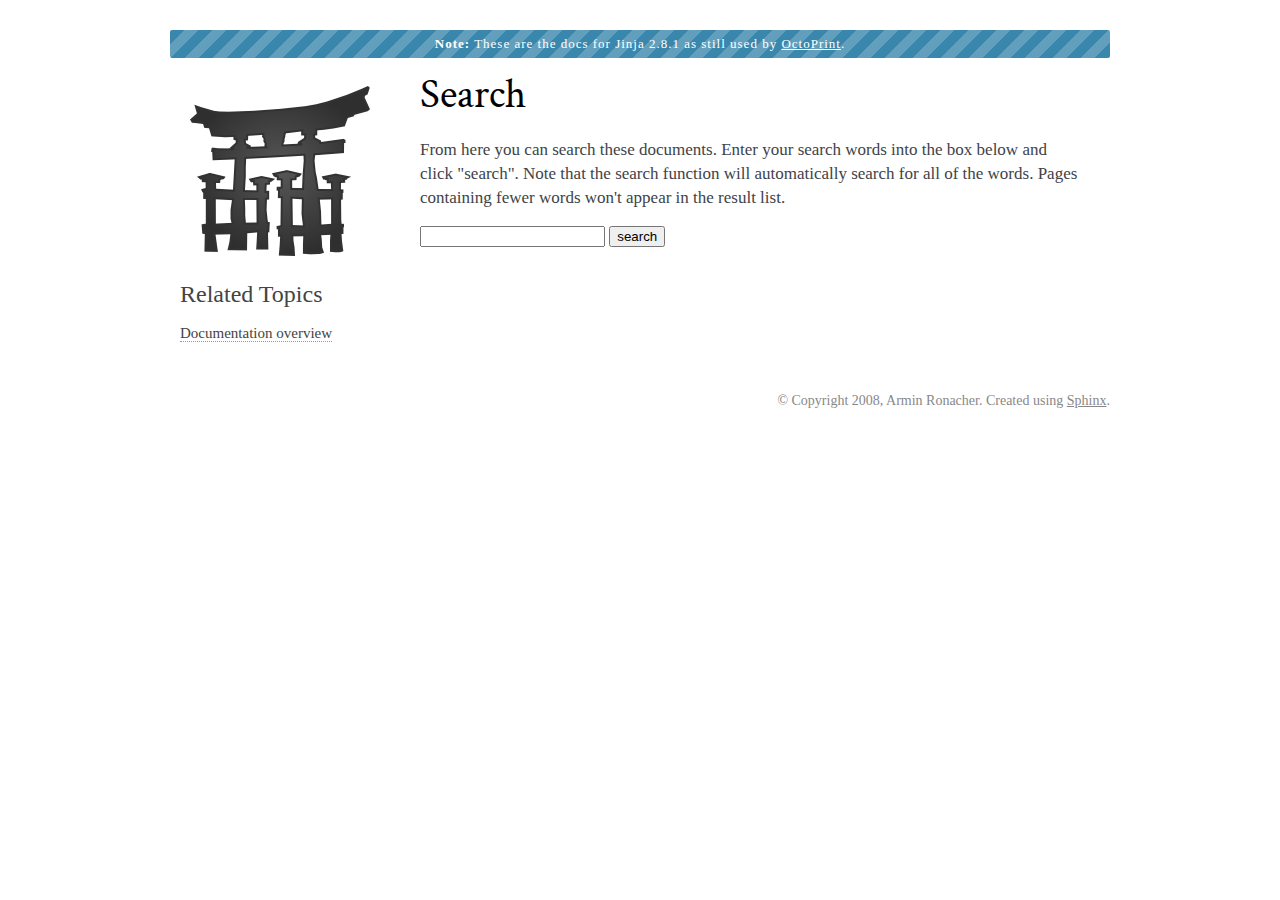
<file: search.html>
<!DOCTYPE html PUBLIC "-//W3C//DTD XHTML 1.0 Transitional//EN"
  "http://www.w3.org/TR/xhtml1/DTD/xhtml1-transitional.dtd">


<html xmlns="http://www.w3.org/1999/xhtml">
  <head>
    <meta http-equiv="Content-Type" content="text/html; charset=utf-8" />
    
    <title>Search &mdash; Jinja2 2.8 documentation</title>
    
    <link rel="stylesheet" href="_static/jinja.css" type="text/css" />
    <link rel="stylesheet" href="_static/pygments.css" type="text/css" />
    
    <script type="text/javascript">
      var DOCUMENTATION_OPTIONS = {
        URL_ROOT:    './',
        VERSION:     '2.8',
        COLLAPSE_INDEX: false,
        FILE_SUFFIX: '.html',
        HAS_SOURCE:  true
      };
    </script>
    <script type="text/javascript" src="_static/jquery.js"></script>
    <script type="text/javascript" src="_static/underscore.js"></script>
    <script type="text/javascript" src="_static/doctools.js"></script>
    <script type="text/javascript" src="_static/searchtools.js"></script>
    <link rel="top" title="Jinja2 2.8 documentation" href="index.html" />
  <script type="text/javascript">
    jQuery(function() { Search.loadIndex("searchindex.js"); });
  </script>
  
  <script type="text/javascript" id="searchindexloader"></script>
   

  </head>
  <body role="document">
    <div class="related" role="navigation" aria-label="related navigation">
      <h3>Navigation</h3>
      <ul>
        <li class="right" style="margin-right: 10px">
          <a href="genindex.html" title="General Index"
             accesskey="I">index</a></li>
        <li class="nav-item nav-item-0"><a href="index.html">Jinja2 2.8 documentation</a> &raquo;</li> 
      </ul>
    </div>  

    <div class="document">
    <p class=version-note>
      <strong>Note:</strong> 
      These are the docs for Jinja 2.8.1 as still used by <a href="http://octoprint.org">OctoPrint</a>.
    </p>
    
      <div class="documentwrapper">
        <div class="bodywrapper">
          <div class="body" role="main">
            
  <h1 id="search-documentation">Search</h1>
  <div id="fallback" class="admonition warning">
  <script type="text/javascript">$('#fallback').hide();</script>
  <p>
    Please activate JavaScript to enable the search
    functionality.
  </p>
  </div>
  <p>
    From here you can search these documents. Enter your search
    words into the box below and click "search". Note that the search
    function will automatically search for all of the words. Pages
    containing fewer words won't appear in the result list.
  </p>
  <form action="" method="get">
    <input type="text" name="q" value="" />
    <input type="submit" value="search" />
    <span id="search-progress" style="padding-left: 10px"></span>
  </form>
  
  <div id="search-results">
  
  </div>

          </div>
        </div>
      </div> 

      <div class="sphinxsidebar" role="navigation" aria-label="main navigation">
        <div class="sphinxsidebarwrapper"><p class="logo"><a href="index.html">
  <img class="logo" src="_static/jinja-small.png" alt="Logo"/>
</a></p><h3>Related Topics</h3>
<ul>
  <li><a href="index.html">Documentation overview</a><ul>
  </ul></li>
</ul>
        </div>
      </div>
      <div class="clearer"></div>
    </div>
    <div class="footer">
      &copy; Copyright 2008, Armin Ronacher.
      Created using <a href="http://sphinx.pocoo.org/">Sphinx</a>.
    </div>
  </body>
</html>
</file>
<file: _static/jinja.css>
/*
 * jinja.css_t
 * ~~~~~~~~~~~
 *
 * :copyright: Copyright 2011 by Armin Ronacher.
 * :license: Flask Design License, see LICENSE for details.
 */

@import url(http://fonts.googleapis.com/css?family=Crimson+Text);





 
@import url("basic.css");
 
/* -- page layout ----------------------------------------------------------- */
 
body {
    font-family: Georgia, serif;
    font-size: 17px;
    background-color: white;
    color: #000;
    margin: 0;
    padding: 0;
}

div.document {
    width: 940px;
    margin: 30px auto 0 auto;
}

div.documentwrapper {
    float: left;
    width: 100%;
}

div.bodywrapper {
    margin: 0 0 0 220px;
}

div.sphinxsidebar {
    width: 220px;
}

hr {
    border: 1px solid #B1B4B6;
}
 
div.body {
    background-color: #ffffff;
    color: #3E4349;
    padding: 0 30px 0 30px;
}

img.floatingflask {
    padding: 0 0 10px 10px;
    float: right;
}
 
div.footer {
    width: 940px;
    margin: 20px auto 30px auto;
    font-size: 14px;
    color: #888;
    text-align: right;
}

div.footer a {
    color: #888;
}

div.related {
    display: none;
}
 
div.sphinxsidebar a {
    color: #444;
    text-decoration: none;
    border-bottom: 1px dotted #999;
}

div.sphinxsidebar a:hover {
    border-bottom: 1px solid #999;
}
 
div.sphinxsidebar {
    font-size: 15px;
    line-height: 1.5;
}

div.sphinxsidebarwrapper {
    padding: 18px 10px;
}

div.sphinxsidebarwrapper p.logo {
    padding: 0 0 20px 0;
    margin: 0;
    text-align: center;
}
 
div.sphinxsidebar h3,
div.sphinxsidebar h4 {
    font-family: Georgia, serif;
    color: #444;
    font-size: 24px;
    font-weight: normal;
    margin: 0 0 5px 0;
    padding: 0;
}

div.sphinxsidebar h4 {
    font-size: 20px;
}
 
div.sphinxsidebar h3 a {
    color: #444;
}

div.sphinxsidebar p.logo a,
div.sphinxsidebar h3 a,
div.sphinxsidebar p.logo a:hover,
div.sphinxsidebar h3 a:hover {
    border: none;
}
 
div.sphinxsidebar p {
    color: #555;
    margin: 10px 0;
}

div.sphinxsidebar ul {
    margin: 10px 0;
    padding: 0;
    color: #000;
}
 
div.sphinxsidebar input {
    border: 1px solid #ccc;
    font-family: Georgia, serif;
    font-size: 14px;
}

div.sphinxsidebar form.search input[name="q"] {
    width: 130px;
}
 
/* -- body styles ----------------------------------------------------------- */
 
a {
    color: #aa0000;
    text-decoration: underline;
}
 
a:hover {
    color: #dd0000;
    text-decoration: underline;
}
 
div.body h1,
div.body h2,
div.body h3,
div.body h4,
div.body h5,
div.body h6 {
    font-family: Crimson Text, Georgia, serif;
    font-weight: normal;
    margin: 30px 0px 10px 0px;
    padding: 0;
    color: black;
}
 
div.body h1 { margin-top: 0; padding-top: 0; font-size: 240%; }
div.body h2 { font-size: 180%; }
div.body h3 { font-size: 150%; }
div.body h4 { font-size: 130%; }
div.body h5 { font-size: 100%; }
div.body h6 { font-size: 100%; }
 
a.headerlink {
    color: #ddd;
    padding: 0 4px;
    text-decoration: none;
}
 
a.headerlink:hover {
    color: #444;
    background: #eaeaea;
}
 
div.body p, div.body dd, div.body li {
    line-height: 1.4em;
}

div.admonition {
    background: #fafafa;
    margin: 20px -30px;
    padding: 10px 30px;
    border-top: 1px solid #ccc;
    border-bottom: 1px solid #ccc;
}

div.admonition tt.xref, div.admonition a tt {
    border-bottom: 1px solid #fafafa;
}

dd div.admonition {
    margin-left: -60px;
    padding-left: 60px;
}

div.admonition p.admonition-title {
    font-family: Georgia, serif;
    font-weight: normal;
    font-size: 24px;
    margin: 0 0 10px 0;
    padding: 0;
    line-height: 1;
}

div.admonition p.last {
    margin-bottom: 0;
}

div.highlight {
    background-color: white;
}

dt:target, .highlight {
    background: #FAF3E8;
}

div.note {
    background-color: #eee;
    border: 1px solid #ccc;
}
 
div.seealso {
    background-color: #ffc;
    border: 1px solid #ff6;
}
 
div.topic {
    background-color: #eee;
}
 
p.admonition-title {
    display: inline;
}
 
p.admonition-title:after {
    content: ":";
}

pre, tt {
    font-family: 'Consolas', 'Menlo', 'Deja Vu Sans Mono', 'Bitstream Vera Sans Mono', monospace;
    font-size: 0.85em;
}

img.screenshot {
}

tt.descname, tt.descclassname {
    font-size: 0.95em;
}

tt.descname {
    padding-right: 0.08em;
}

img.screenshot {
    -moz-box-shadow: 2px 2px 4px #eee;
    -webkit-box-shadow: 2px 2px 4px #eee;
    box-shadow: 2px 2px 4px #eee;
}

table.docutils {
    border: 1px solid #888;
    -moz-box-shadow: 2px 2px 4px #eee;
    -webkit-box-shadow: 2px 2px 4px #eee;
    box-shadow: 2px 2px 4px #eee;
}

table.docutils td, table.docutils th {
    border: 1px solid #888;
    padding: 0.25em 0.7em;
}

table.field-list, table.footnote {
    border: none;
    -moz-box-shadow: none;
    -webkit-box-shadow: none;
    box-shadow: none;
}

table.footnote {
    margin: 15px 0;
    width: 100%;
    border: 1px solid #eee;
    background: #fdfdfd;
    font-size: 0.9em;
}

table.footnote + table.footnote {
    margin-top: -15px;
    border-top: none;
}

table.field-list th {
    padding: 0 0.8em 0 0;
}

table.field-list td {
    padding: 0;
}

table.footnote td.label {
    width: 0px;
    padding: 0.3em 0 0.3em 0.5em;
}

table.footnote td {
    padding: 0.3em 0.5em;
}

dl {
    margin: 0;
    padding: 0;
}

dl dd {
    margin-left: 30px;
}

blockquote {
    margin: 0 0 0 30px;
    padding: 0;
}

ul, ol {
    margin: 10px 0 10px 30px;
    padding: 0;
}
 
pre {
    background: #eee;
    padding: 7px 30px;
    margin: 15px -30px;
    line-height: 1.3em;
}

dl pre, blockquote pre, li pre {
    margin-left: -60px;
    padding-left: 60px;
}

dl dl pre {
    margin-left: -90px;
    padding-left: 90px;
}
 
tt {
    background-color: #E8EFF0;
    color: #222;
    /* padding: 1px 2px; */
}

tt.xref, a tt {
    background-color: #E8EFF0;
    border-bottom: 1px solid white;
}

a.reference {
    text-decoration: none;
    border-bottom: 1px dotted #bb0000;
}

a.reference:hover {
    border-bottom: 1px solid #dd0000;
}

a.footnote-reference {
    text-decoration: none;
    font-size: 0.7em;
    vertical-align: top;
    border-bottom: 1px dotted #bb0000;
}

a.footnote-reference:hover {
    border-bottom: 1px solid #dd0000;
}

a:hover tt {
    background: #EEE;
}

/* -- warning --------------------------------------------------------------- */  
p.version-note {
    padding: 0 10px;
    height: 28px!important;
    line-height: 28px!important;
    font-size: 17px;
    margin: 0 0 10px 0;
    border-radius: 2px;
    letter-spacing: 1px;
    font-size: 13px;
    color: white;
    text-align: center;
    background: #3a87ad;
    background-size: 28px 28px;
    background-image: linear-gradient(
        -45deg,
        rgba(255, 255, 255, 0.2) 0%,
	rgba(255, 255, 255, 0.2) 25%,
	transparent 25%,
	transparent 50%,
	rgba(255, 255, 255, 0.2) 50%,
	rgba(255, 255, 255, 0.2) 75%,
	transparent 75%,
	transparent
    );
}

p.version-note a,
p.version-note a:hover,
p.version-note a:visited,
p.version-note a:active {
    color: #fff;
}
</file>
<file: _static/pygments.css>
.highlight .hll { background-color: #ffffcc }
.highlight  { background: #ffffff; }
.highlight .c { color: #aaaaaa; font-style: italic } /* Comment */
.highlight .err { color: #FF0000; background-color: #FFAAAA } /* Error */
.highlight .k { color: #B80000; font-weight: bold } /* Keyword */
.highlight .ch { color: #aaaaaa; font-style: italic } /* Comment.Hashbang */
.highlight .cm { color: #aaaaaa; font-style: italic } /* Comment.Multiline */
.highlight .cp { color: #B11414 } /* Comment.Preproc */
.highlight .cpf { color: #aaaaaa; font-style: italic } /* Comment.PreprocFile */
.highlight .c1 { color: #aaaaaa; font-style: italic } /* Comment.Single */
.highlight .cs { color: #505050; font-style: italic } /* Comment.Special */
.highlight .gd { color: #aa0000 } /* Generic.Deleted */
.highlight .ge { font-style: italic } /* Generic.Emph */
.highlight .gr { color: #aa0000 } /* Generic.Error */
.highlight .gh { color: #000080; font-weight: bold } /* Generic.Heading */
.highlight .gi { color: #00aa00 } /* Generic.Inserted */
.highlight .go { color: #888888 } /* Generic.Output */
.highlight .gp { color: #555555 } /* Generic.Prompt */
.highlight .gs { font-weight: bold } /* Generic.Strong */
.highlight .gu { color: #800080; font-weight: bold } /* Generic.Subheading */
.highlight .gt { color: #aa0000 } /* Generic.Traceback */
.highlight .kc { color: #B80000; font-weight: bold } /* Keyword.Constant */
.highlight .kd { color: #B80000; font-weight: bold } /* Keyword.Declaration */
.highlight .kn { color: #B80000; font-weight: bold } /* Keyword.Namespace */
.highlight .kp { color: #B80000; font-weight: bold } /* Keyword.Pseudo */
.highlight .kr { color: #B80000; font-weight: bold } /* Keyword.Reserved */
.highlight .kt { color: #808080; font-weight: bold } /* Keyword.Type */
.highlight .m { color: #444444 } /* Literal.Number */
.highlight .s { color: #AA891C } /* Literal.String */
.highlight .na { color: #686868 } /* Name.Attribute */
.highlight .nb { color: #333333 } /* Name.Builtin */
.highlight .nc { color: #333333; font-weight: bold } /* Name.Class */
.highlight .nd { color: #686868 } /* Name.Decorator */
.highlight .ni { color: #363636; font-weight: bold } /* Name.Entity */
.highlight .nf { color: #333333 } /* Name.Function */
.highlight .nn { color: #333333; font-weight: bold } /* Name.Namespace */
.highlight .nt { color: #686868; font-weight: bold } /* Name.Tag */
.highlight .ow { color: #B80000; font-weight: bold } /* Operator.Word */
.highlight .mb { color: #444444 } /* Literal.Number.Bin */
.highlight .mf { color: #444444 } /* Literal.Number.Float */
.highlight .mh { color: #444444 } /* Literal.Number.Hex */
.highlight .mi { color: #444444 } /* Literal.Number.Integer */
.highlight .mo { color: #444444 } /* Literal.Number.Oct */
.highlight .sb { color: #AA891C } /* Literal.String.Backtick */
.highlight .sc { color: #AA891C } /* Literal.String.Char */
.highlight .sd { color: #AA891C } /* Literal.String.Doc */
.highlight .s2 { color: #AA891C } /* Literal.String.Double */
.highlight .se { color: #AA891C } /* Literal.String.Escape */
.highlight .sh { color: #AA891C } /* Literal.String.Heredoc */
.highlight .si { color: #AA891C } /* Literal.String.Interpol */
.highlight .sx { color: #AA891C } /* Literal.String.Other */
.highlight .sr { color: #AA891C } /* Literal.String.Regex */
.highlight .s1 { color: #AA891C } /* Literal.String.Single */
.highlight .ss { color: #AA891C } /* Literal.String.Symbol */
.highlight .bp { color: #333333 } /* Name.Builtin.Pseudo */
.highlight .il { color: #444444 } /* Literal.Number.Integer.Long */
</file>
